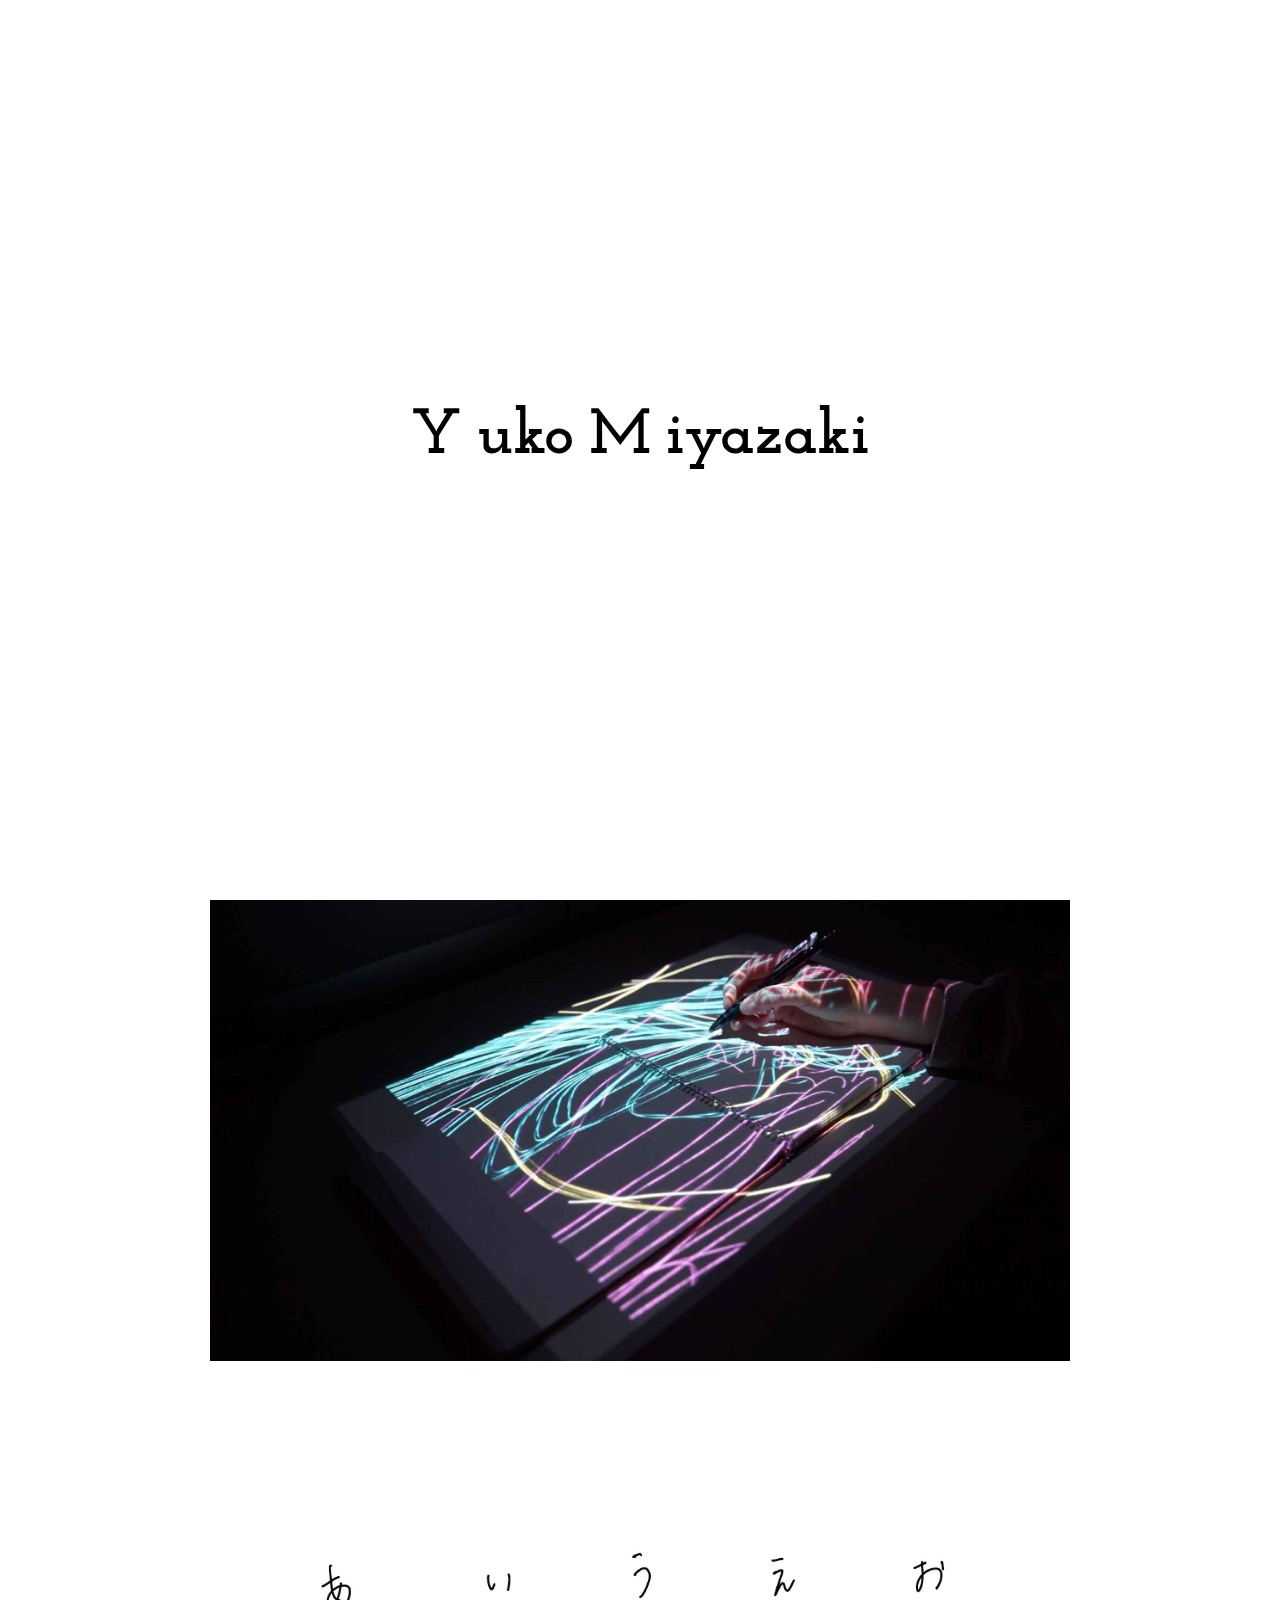
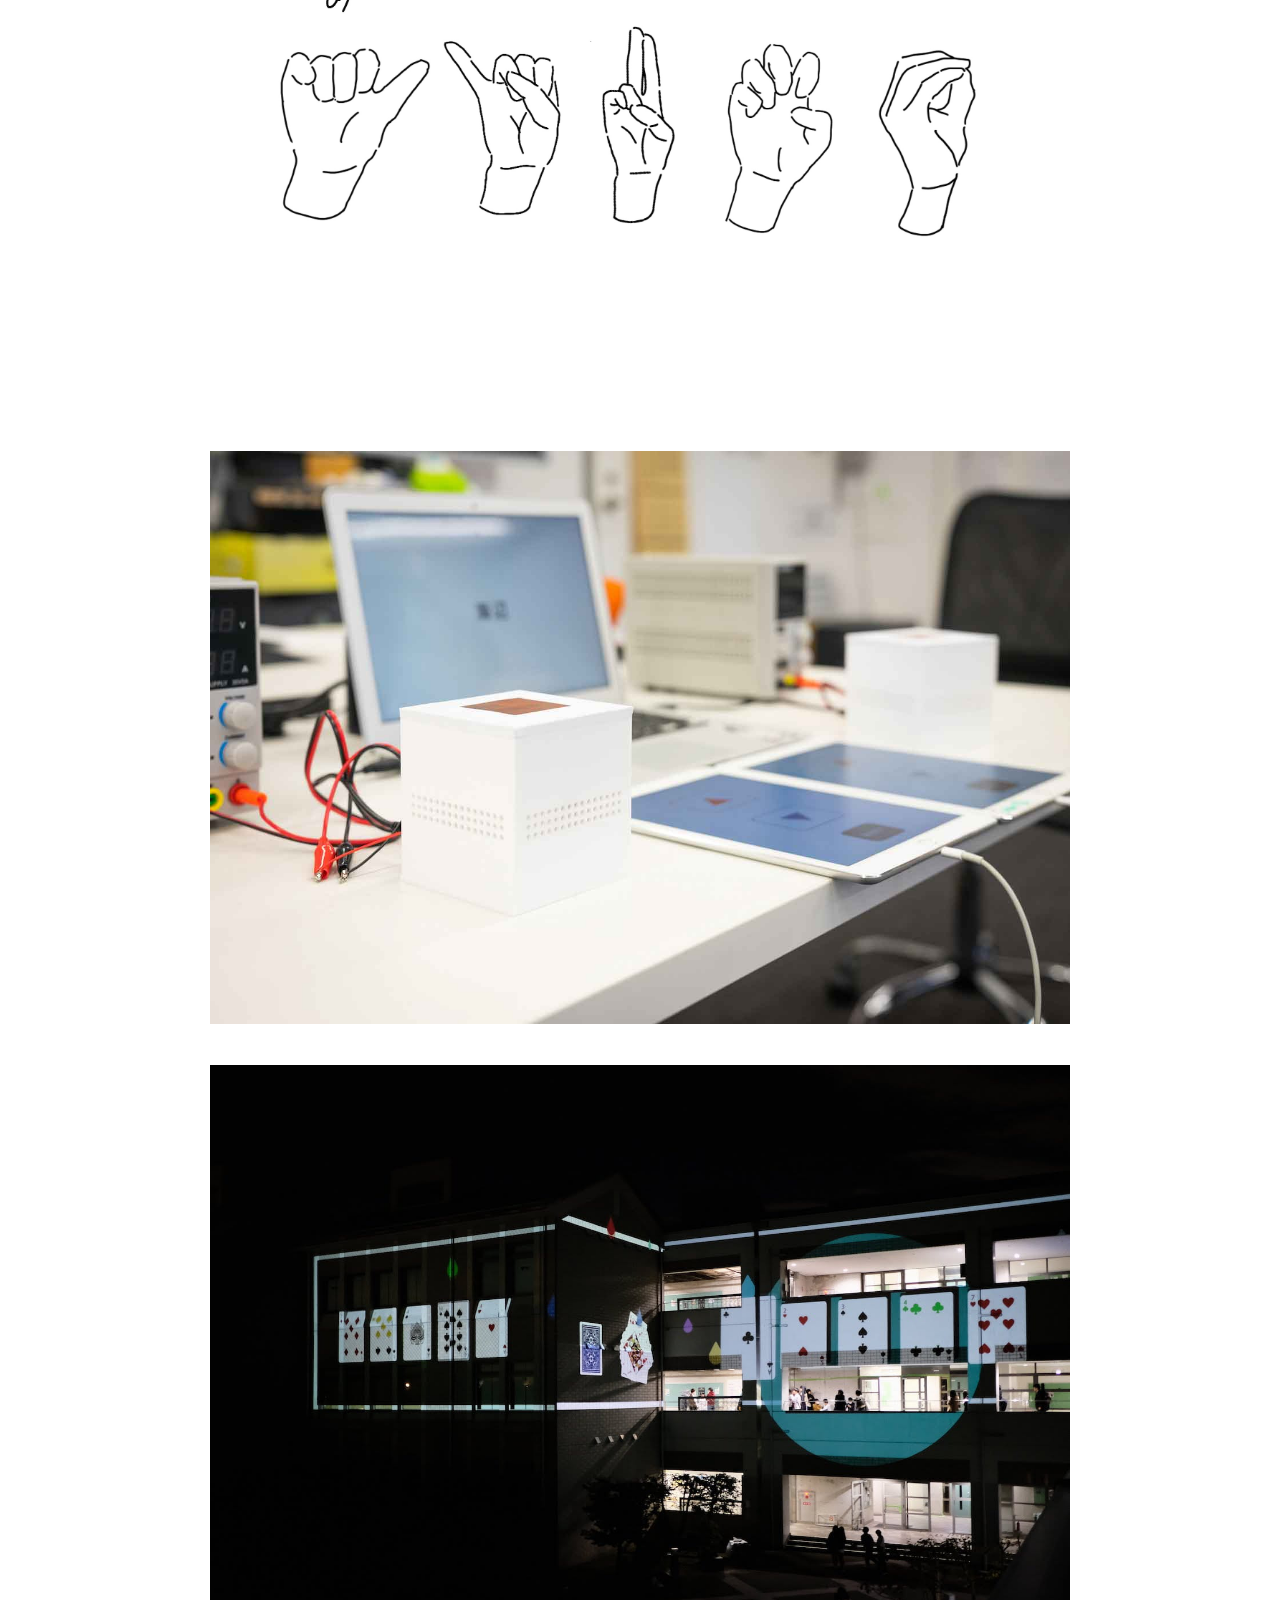
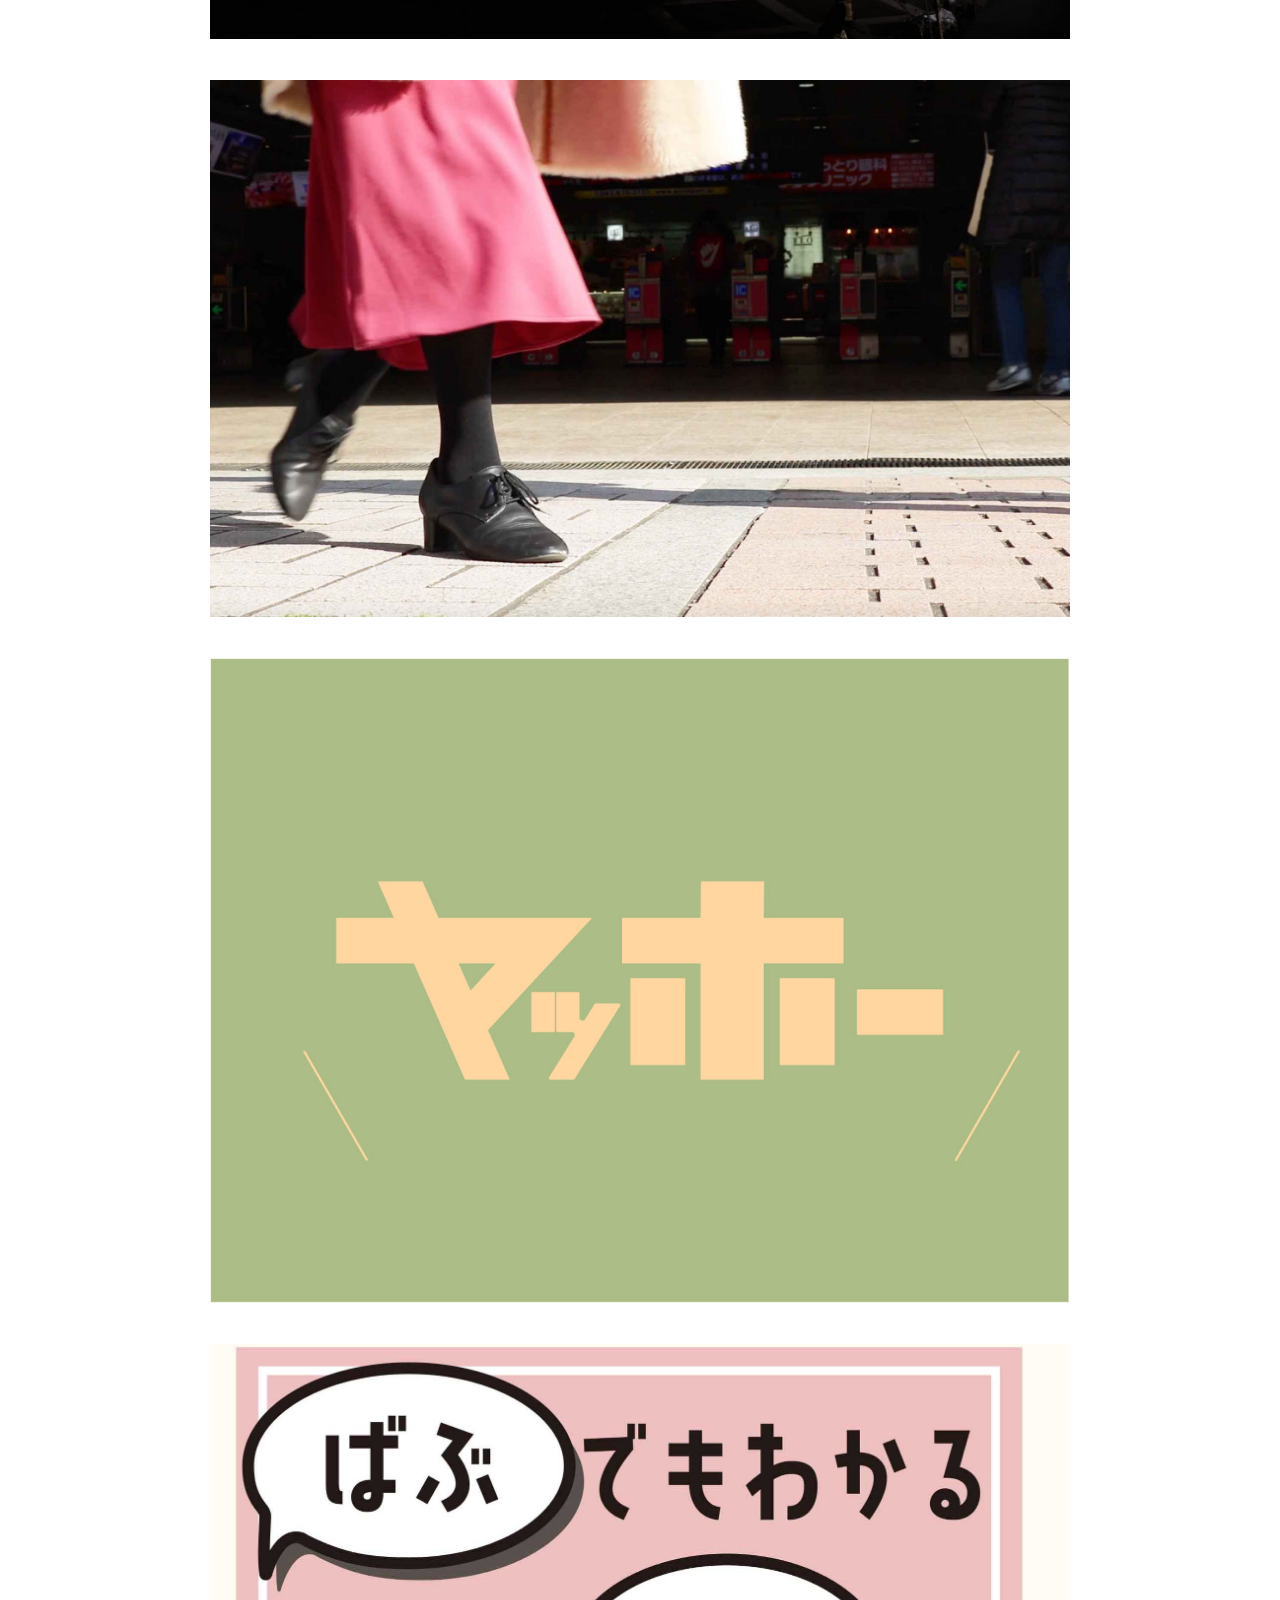
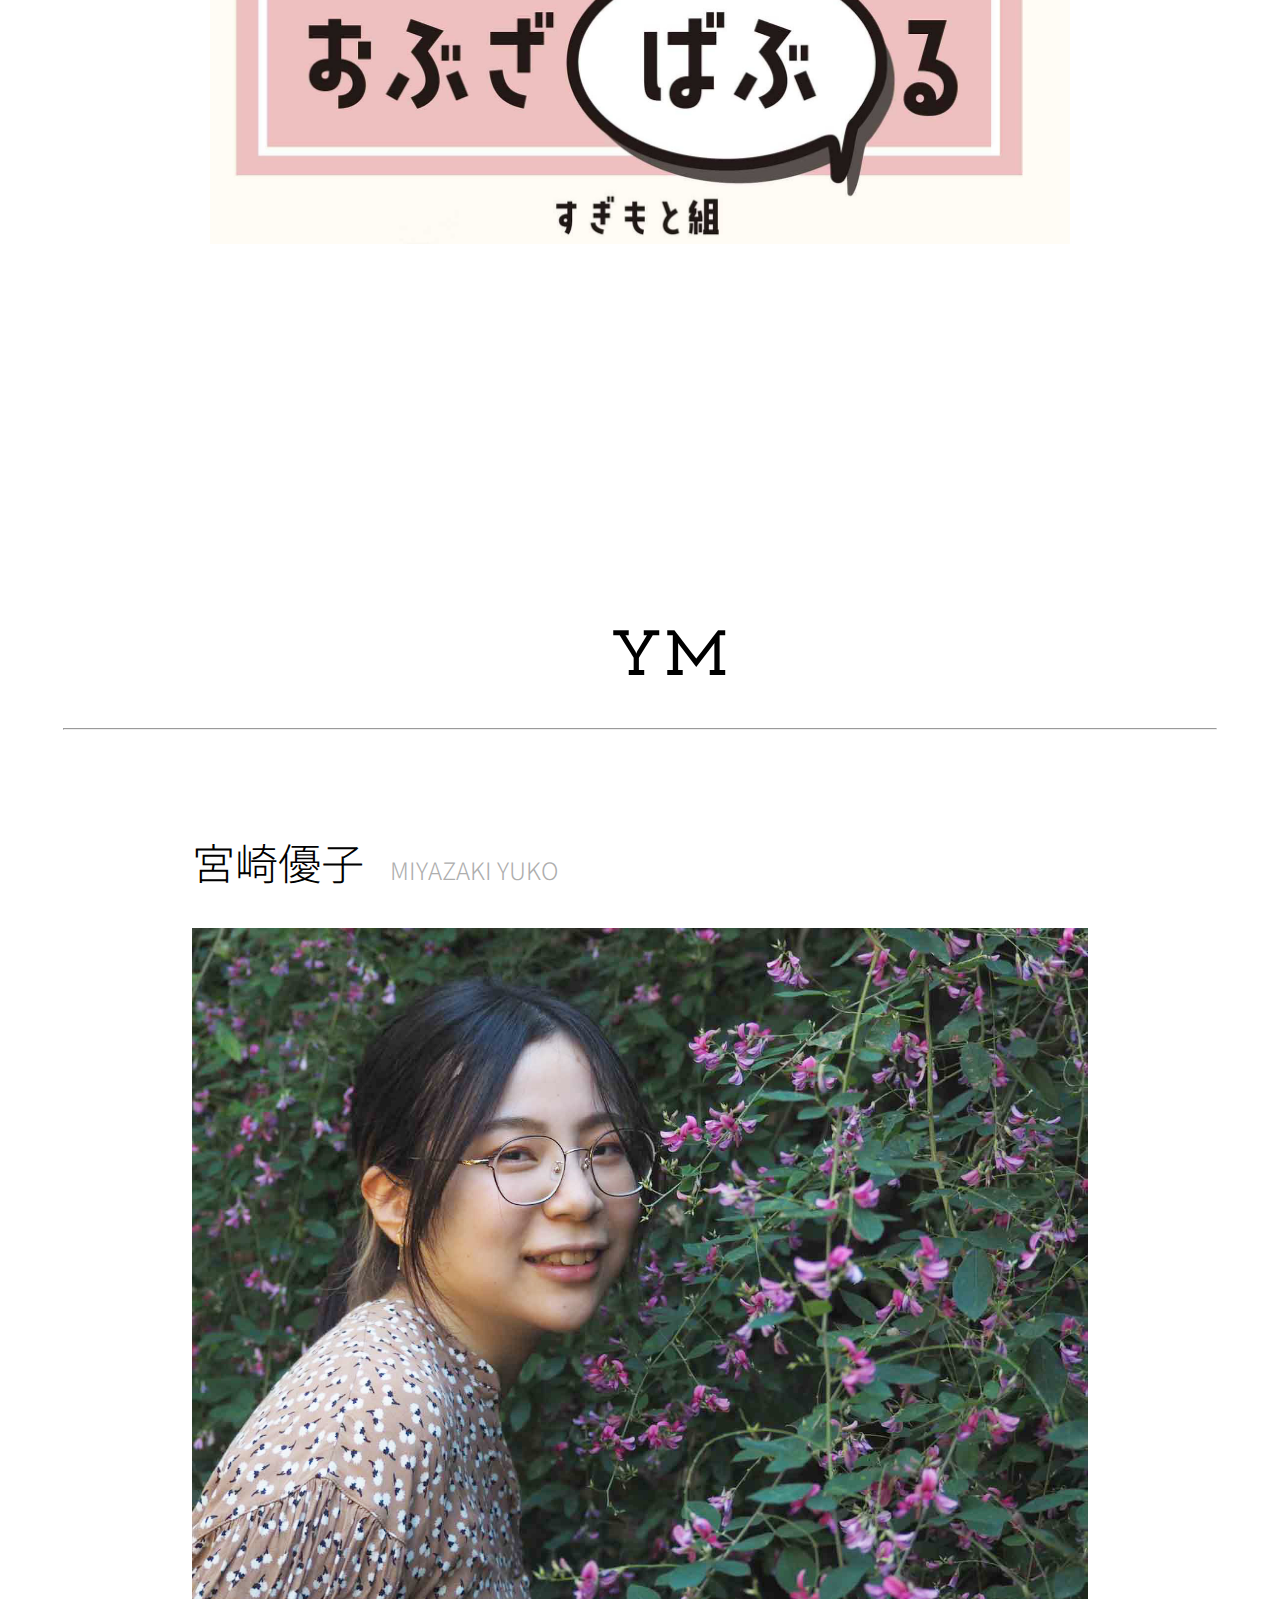
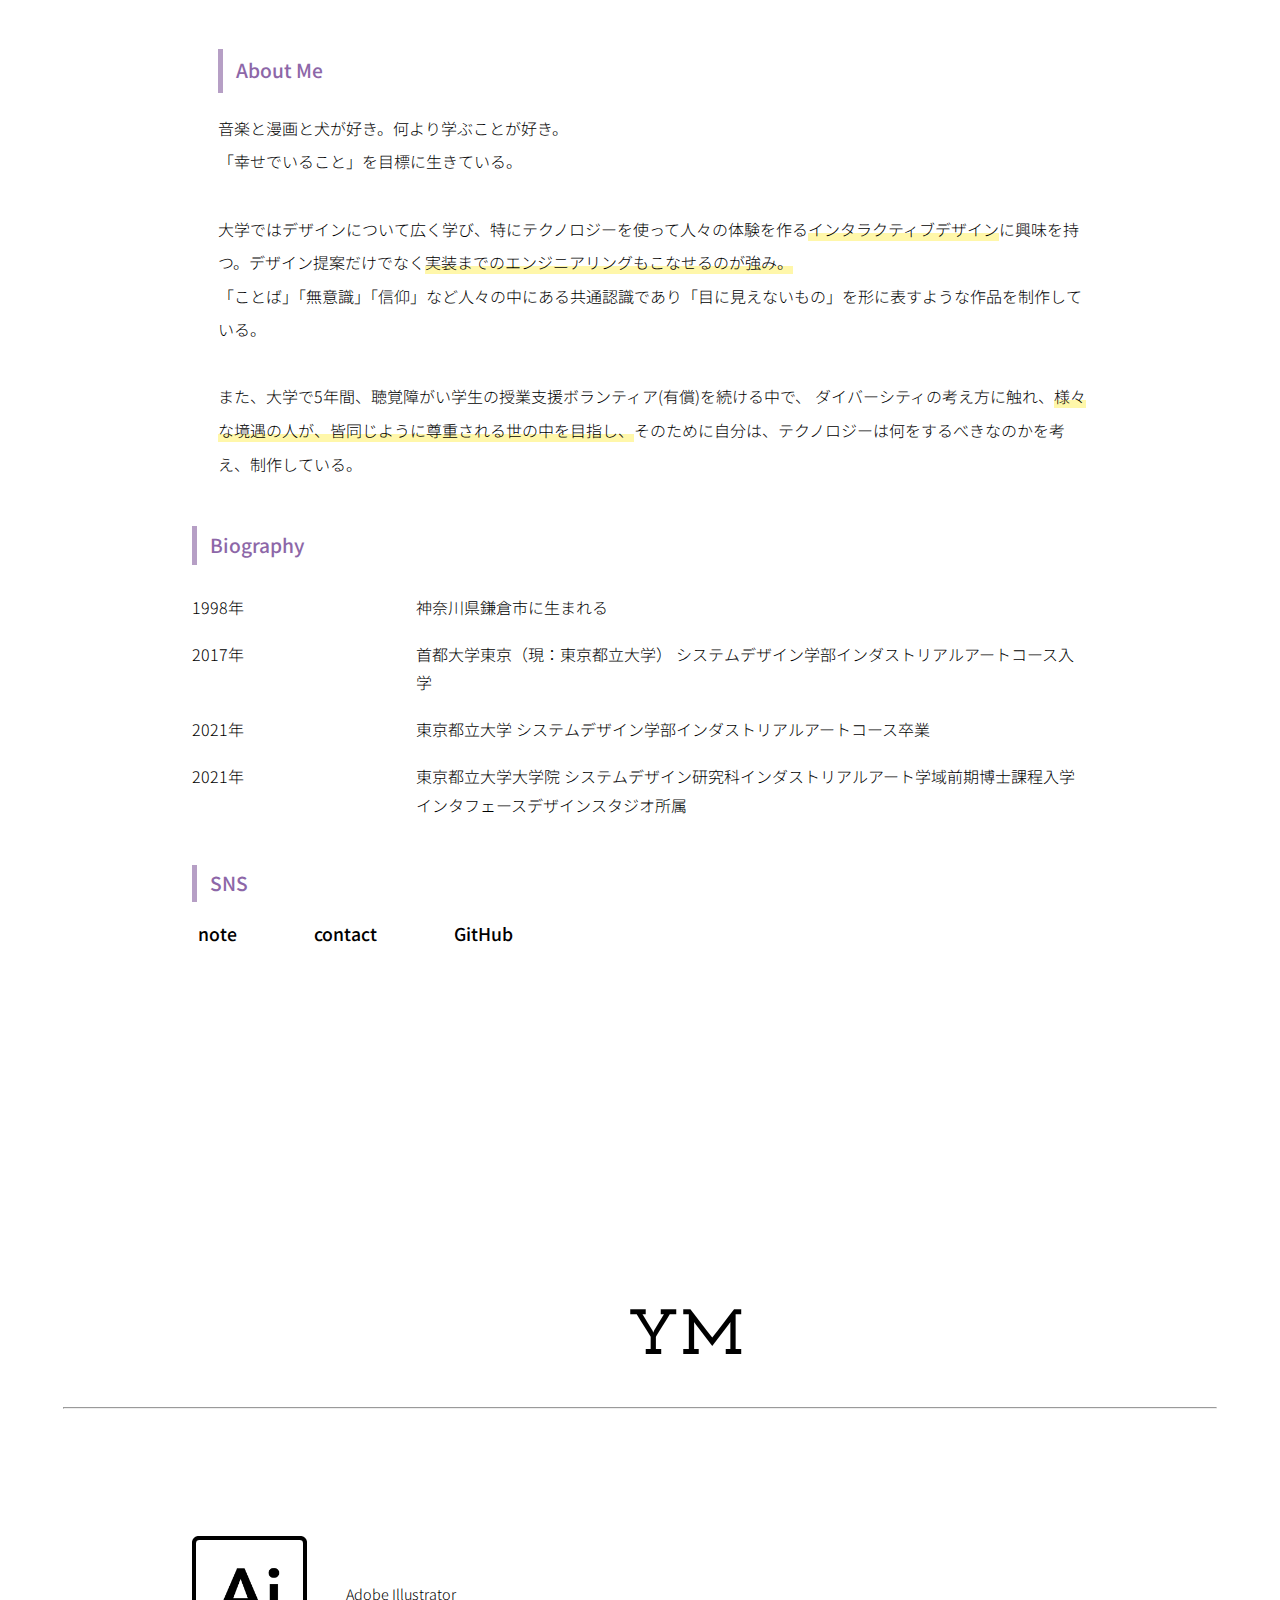
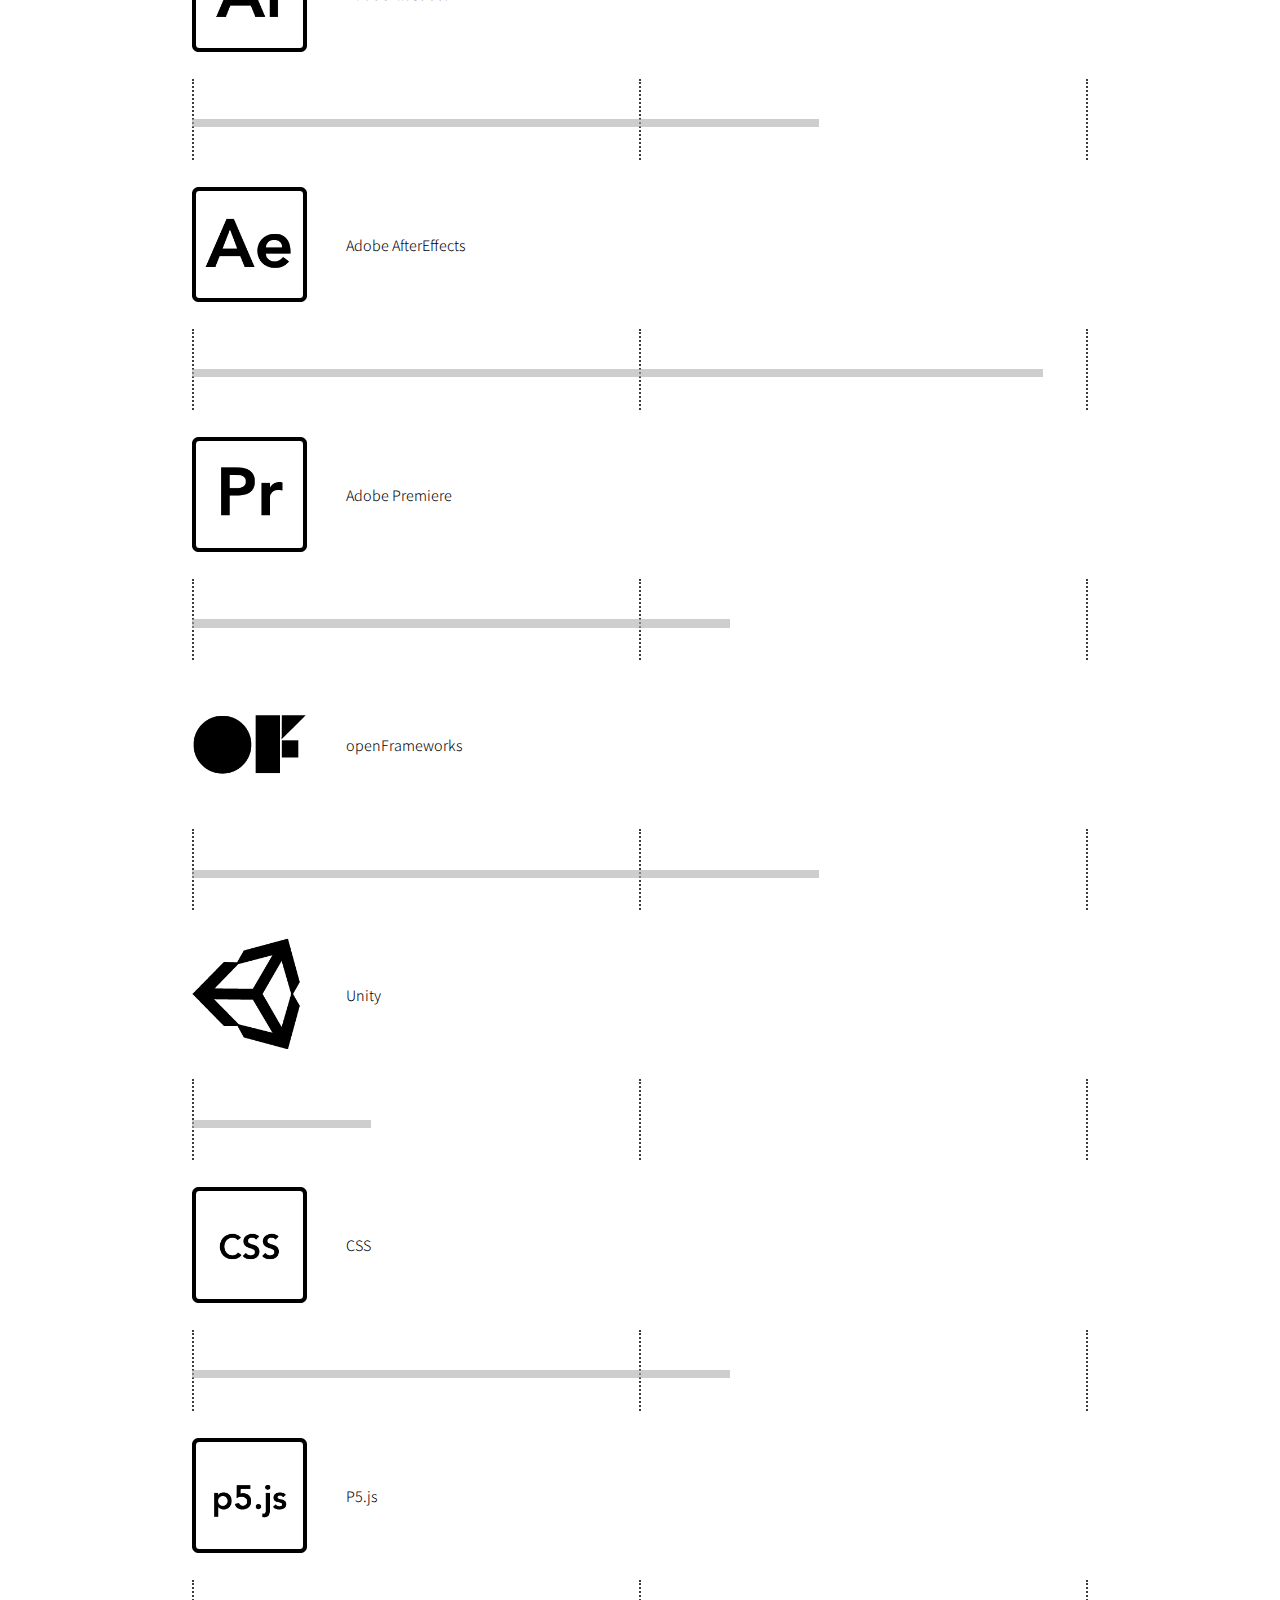
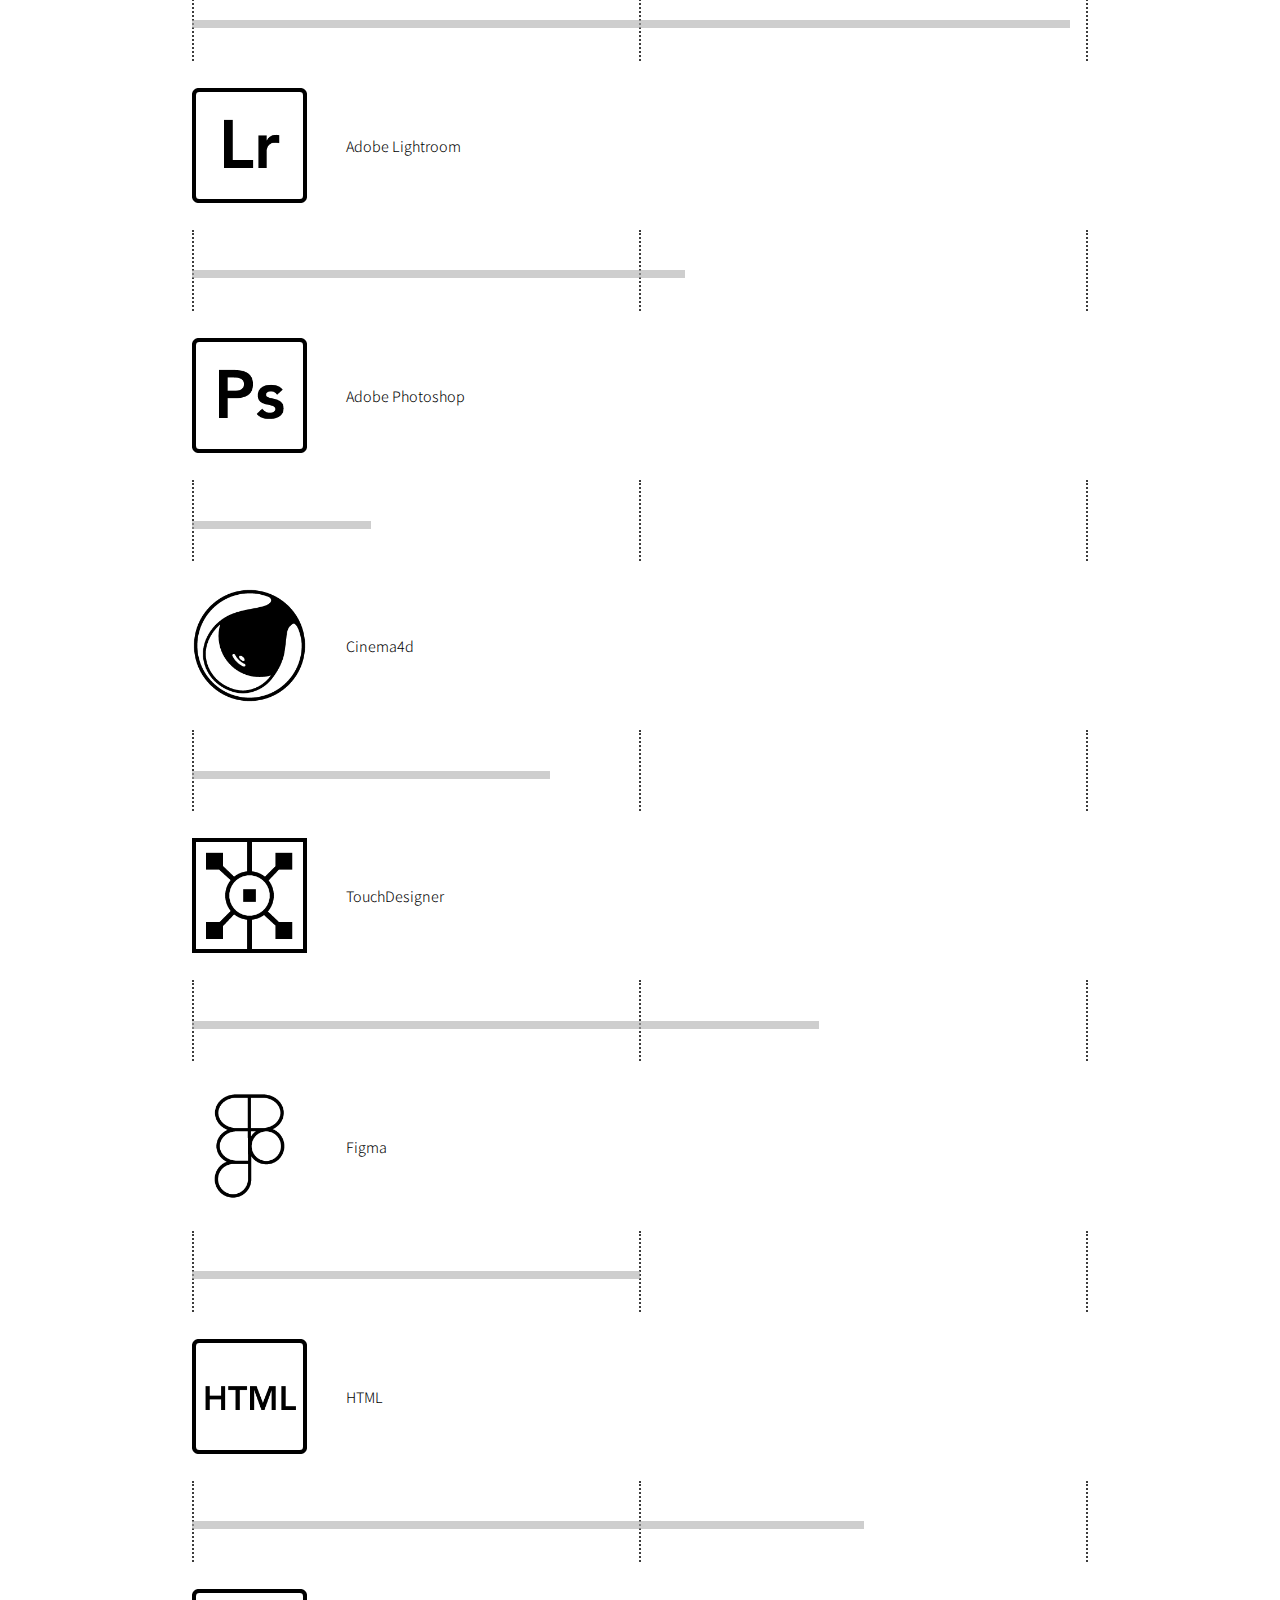
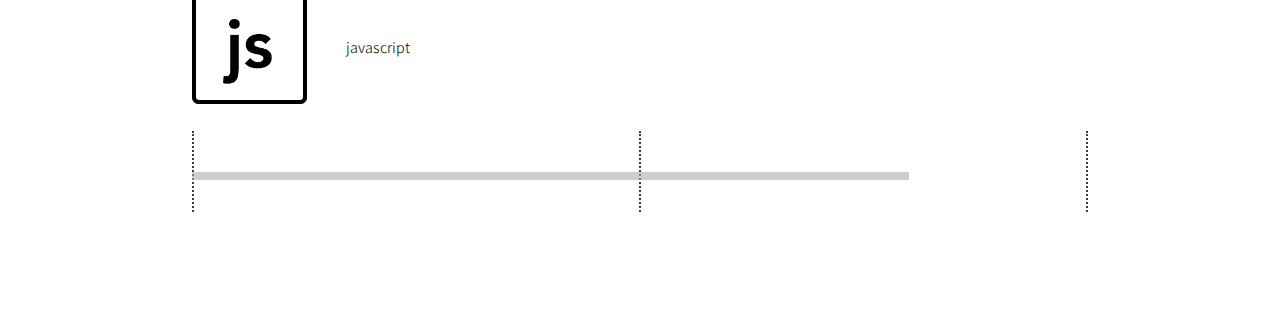
<file: index.html>
<!DOCTYPE html>
<html lang="ja">
    <head>
        <meta charset="UTF-8">
        <meta name="viewport" content="width=device-width, initial-scale=1" />
        <meta name="description" content="宮崎優子のポートフォリオです">
        <title>Yuko Miyazaki / Portfolio</title>

        <!-- フォント読み込み -->
        <link rel="preconnect" href="https://fonts.googleapis.com">
        <link rel="preconnect" href="https://fonts.gstatic.com" crossorigin>
        <link href="https://fonts.googleapis.com/css2?family=Josefin+Slab&family=Noto+Sans+JP:wght@300;400;500;700&family=Noto+Serif+JP:wght@300&display=swap" rel="stylesheet">

        <link rel="stylesheet" href="css/index.css">
        <script src="js/index.js"></script>
    </head>
    
    <body>
        <nav class="navigation">
            <ul>
                <li><a href="#works">works</a></li>
                <li><a href="#profile">profile</a></li>
                <li><a href="#skills">skills</a></li>
            </ul>
        </nav>

        <div id="loading">
            <div class="init">
                <h1 class="my">
                    <span class="loading_y">Y</span>
                    <span class="beta">uko</span>
                    <span class="loading_m">M</span>
                    <span class="beta">iyazaki</span>
                </h1>
                <h4 class="sp_visible instead_my sp_load">
                    Yuko Miyazaki<br>
                    Portfolio
                </h4>
                <p class="load_border"> </p>
            </div>
        </div>

        <div id="works">
            <div id="works_title" class="header_title">
                <h1 class="my">
                    <span class="y">Y</span>
                    <span class="m">M</span>
                    <span class="title_name">works</span>
                </h1>
                <h1 class="sp_visible instead_my">
                    MY works
                </h1>
                <hr width="90%">
            </div>
            <div class="inner_wrapper">
                <ul id="contents_list">
                    <li class="container video">
                        <a href="./html/medium.html">
                            <div class="image_container">
                                <img src="image/medium/top.jpg">
                                <div class="mask">
                                    <div class="caption">
                                        <p class="title">MEDIUM</p>
                                        <p class="year">2020</p>
                                    </div>
                                </div>
                            </div>
                        </a>
                    </li>
                    <li class="container media_art">
                        <a href="./html/relation_lines.html">
                            <div class="image_container">
                                <img src="image/relation_lines/02.jpg">
                                <div class="mask">
                                    <div class="caption">
                                        <p class="title">Relation-Lines</p>
                                        <p class="year">2021</p>
                                    </div>
                            </div>
                        </a>
                    </li>
                    <li class="container web">
                        <a href="./html/yubimoji.html">
                            <div class="image_container">
                                <img src="image/yubimoji/yubimoji.jpg">
                                <div class="mask">
                                    <div class="caption">
                                        <p class="title">指文字学習支援ゲーム(仮)
                                        </p>
                                        <p class="year">2021-</p>
                                    </div>
                            </div>
                        </a>
                    </li>
                    <li class="container product media_art">
                        <a href="./html/madoromi.html">
                            <div class="image_container">
                                <img src="image/madoromi/01.jpg">
                                <div class="mask">
                                    <div class="caption">
                                        <p class="title">まどろみの温度</p>
                                        <p class="year">2019</p>
                                    </div>
                            </div>
                        </a>
                    </li>
                    <li class="container video">
                        <a href="./html/adventure.html">
                            <div class="image_container">
                                <img src="image/adventure/part01.JPG">
                                <div class="mask">
                                    <div class="caption">
                                        <p class="title">Adventure</p>
                                        <p class="year">2018</p>
                                    </div>
                                </div>
                            </div>
                        </a>
                    </li>
                    <li class="container video">
                        <a href="./html/hachiouji.html">
                            <div class="image_container">
                                <img src="image/hachiouji_cm/01.jpg">
                                <div class="mask">
                                    <div class="caption">
                                        <p class="title">ちょっと遠くへ行きたくなる八王子</p>
                                        <p class="year">2018</p>
                                    </div>
                                </div>  
                            </div>
                        </a>
                    </li>
                    <!-- <li class="container video">
                        <a href="">
                            <div class="image_container">
                                <img src="image/syoujo_mv/1.jpg">
                                <div class="mask">
                                    <div class="caption">
                                        <p class="title">少女の空想庭園</p>
                                        <p class="year">2019</p>
                                    </div>
                            </div>
                        </a>
                    </li>
                    <li class="container video">
                        <a href="">
                            <div class="image_container">
                                <img src="image/starUp/1.jpg">
                                <div class="mask">
                                    <div class="caption">
                                        <p class="title">Start Up</p>
                                        <p class="year">2019</p>
                                    </div>
                            </div>
                        </a>
                    </li> -->
                    <li class="container others">
                        <a href="./html/typo.html">
                            <div class="image_container">
                                <img src="image/others/yahho2.jpg">
                                <div class="mask">
                                    <div class="caption">
                                        <p class="title">Typography</p>
                                    </div>
                            </div>
                        </a>
                    </li>
                    <li class="container others">
                        <a href="./html/book.html">
                            <div class="image_container">
                                <img src="image/others/babu_top.jpg">
                                <div class="mask">
                                    <div class="caption">
                                        <p class="title">Booklet</p>
                                    </div>
                            </div>
                        </a>
                    </li>
                </ul>
                
            </div>
        </div>

        <div id="profile">
            <div id="profile_title" class="header_title">
                <h1 class="my">
                    <span class="y">Y</span>
                    <span class="m">M</span>
                    <span class="title_name">profile</span>
                </h1>
                <h1 class="sp_visible instead_my">
                    MY profile
                </h1>
                <hr width="90%">
            </div>
            <div class="inner_wrapper">
                <div id="about_me">
                    <h2 class="pc_visible">宮崎優子<span class="eng_name">MIYAZAKI YUKO</span></h2>
                    <h2 class="sp_visible">宮崎優子<br><span class="eng_name">MIYAZAKI YUKO</span></h2>
                    <div class="about_me">
                        <div class="my_image">
                            <img src="image/profile/myImage2.jpg" width="406px">
                        </div>
                        <div class="about_text">
                            <h3>About Me </h3>
                            <p>音楽と漫画と犬が好き。何より学ぶことが好き。<br>
                            「幸せでいること」を目標に生きている。<br>
                            <br>
                            大学ではデザインについて広く学び、特にテクノロジーを使って人々の体験を作る<span class="under">インタラクティブデザイン</span>に興味を持つ。デザイン提案だけでなく<span class="under">実装までのエンジニアリングもこなせるのが強み。</span><br>
                            「ことば」「無意識」「信仰」など人々の中にある共通認識であり「目に見えないもの」を形に表すような作品を制作している。<br>
                            <br>
                            また、大学で5年間、聴覚障がい学生の授業支援ボランティア(有償)を続ける中で、
                            ダイバーシティの考え方に触れ、<span class="under">様々な境遇の人が、皆同じように尊重される世の中を目指し、</span>そのために自分は、テクノロジーは何をするべきなのかを考え、制作している。</p>
                        </div>
                    </div>
                </div>
                <div id="biography">
                    <h3>Biography</h3>
                    <div id="bio_text">
                        <div class="bio_item">
                            <div class="bio_year">
                                <p>1998年</p>
                            </div>
                            <div class="event">
                                <p>神奈川県鎌倉市に生まれる</p>
                            </div>
                        </div> 
                        <div class="bio_item">
                            <div class="bio_year">
                                <p>2017年</p>
                            </div>
                            <div class="event">
                                <p>首都大学東京（現：東京都立大学） システムデザイン学部インダストリアルアートコース入学</p>
                            </div>
                        </div>  
                        <div class="bio_item">
                            <div class="bio_year">
                                <p>2021年</p>
                            </div>
                            <div class="event">
                                <p>東京都立大学 システムデザイン学部インダストリアルアートコース卒業</p>
                            </div>
                        </div>
                        <div class="bio_item">
                            <div class="bio_year">
                                <p>2021年</p>
                            </div>
                            <div class="event">
                                <p>東京都立大学大学院 システムデザイン研究科インダストリアルアート学域前期博士課程入学<br>インタフェースデザインスタジオ所属</p>
                            </div>
                        </div>
                    </div>
                </div>
                <div id="sns_contact">
                    <h3>SNS</h3>
                    <div class="sns_s">
                        <div class="note">
                            <a href="https://note.com/yuko_3">note</a>
                        </div>
                        <div class="contact">
                            <a href="https://docs.google.com/forms/d/e/1FAIpQLSdhOWFL7el0IfJCAQoHS0XV-BzFw24d3J_dwC4jTbpSuQfjUw/viewform?usp=sf_link">contact</a>
                        </div>
                        <div class="github">
                            <a href="https://github.com/miyazaki-yuko">GitHub</a>
                        </div>
                    </div>
                    
                </div>
                
            </div>
        </div>

        <div id="skills">
            <div id="skills_title" class="header_title">
                <h1 class="my">
                    <span class="y">Y</span>
                    <span class="m">M</span>
                    <span class="title_name">skills</span>
                </h1>
                <h1 class="sp_visible instead_my">
                    MY skills
                </h1>
                <hr width="90%">
            </div>
            <div class="inner_wrapper">
                <div id="skill_range">
                    <ul class="skill_list">
                        <li class="skill_item">
                            <div class="skill_icon">
                                <img src="image/skills/ai.png" alt="Illustratorのアイコン">
                                <p>Adobe Illustrator</p>
                            </div>
                            <div class="skill_bar_range">
                                <ul class="border">
                                    <li class="left"></li>
                                    <li class="right"></li>
                                </ul>
                                <div class="skill_bar ai"></div>
                            </div>
                        </li>
                        <li class="skill_item">
                            <div class="skill_icon">
                                <img src="image/skills/ae.png" alt="AfterEffectsのアイコン">
                                <p>Adobe AfterEffects</p>
                            </div>
                            <div class="skill_bar_range">
                                <ul class="border">
                                    <li class="left"></li>
                                    <li class="right"></li>
                                </ul>
                                <div class="skill_bar ae"></div>
                            </div>
                        </li>
                        <li class="skill_item">
                            <div class="skill_icon">
                                <img src="image/skills/pr.png" alt="Premiereのアイコン">
                                <p>Adobe Premiere</p>
                            </div>
                            <div class="skill_bar_range">
                                <ul class="border">
                                    <li class="left"></li>
                                    <li class="right"></li>
                                </ul>
                                <div class="skill_bar pr"></div>
                            </div>
                        </li>
                        <li class="skill_item">
                            <div class="skill_icon">
                                <img src="image/skills/of.png" alt="openframeworksのアイコン">
                                <p>openFrameworks</p>
                            </div>
                            <div class="skill_bar_range">
                                <ul class="border">
                                    <li class="left"></li>
                                    <li class="right"></li>
                                </ul>
                                <div class="skill_bar of"></div>
                            </div>
                        </li>
                        <li class="skill_item">
                            <div class="skill_icon">
                                <img src="image/skills/unity.png" alt="Unityのアイコン">
                                <p>Unity</p>
                            </div>
                            <div class="skill_bar_range">
                                <ul class="border">
                                    <li class="left"></li>
                                    <li class="right"></li>
                                </ul>
                                <div class="skill_bar unity"></div>
                            </div>
                        </li>
                        <li class="skill_item">
                            <div class="skill_icon">
                                <img src="image/skills/css.png" alt="CSSのアイコン">
                                <p>CSS</p>
                            </div>
                            <div class="skill_bar_range">
                                <ul class="border">
                                    <li class="left"></li>
                                    <li class="right"></li>
                                </ul>
                                <div class="skill_bar css"></div>
                            </div>
                        </li>
                        <li class="skill_item">
                            <div class="skill_icon">
                                <img src="image/skills/p5.png" alt="p5.jsのアイコン">
                                <p>P5.js</p>
                            </div>
                            <div class="skill_bar_range">
                                <ul class="border">
                                    <li class="left"></li>
                                    <li class="right"></li>
                                </ul>
                                <div class="skill_bar p5"></div>
                            </div>
                        </li>
                    </ul>
                    <ul class="skill_list">
                        <li class="skill_item">
                            <div class="skill_icon">
                                <img src="image/skills/lr.png" alt="Lightroomのアイコン">
                                <p>Adobe Lightroom</p>
                            </div>
                            <div class="skill_bar_range">
                                <ul class="border">
                                    <li class="left"></li>
                                    <li class="right"></li>
                                </ul>
                                <div class="skill_bar lr"></div>
                            </div>
                        </li>
                        <li class="skill_item">
                            <div class="skill_icon">
                                <img src="image/skills/ps.png" alt="Photoshopのアイコン">
                                <p>Adobe Photoshop</p>
                            </div>
                            <div class="skill_bar_range">
                                <ul class="border">
                                    <li class="left"></li>
                                    <li class="right"></li>
                                </ul>
                                <div class="skill_bar ps"></div>
                            </div>
                        </li>
                        <li class="skill_item">
                            <div class="skill_icon">
                                <img src="image/skills/cinema4d.png" alt="Cinema4dのアイコン">
                                <p>Cinema4d</p>
                            </div>
                            <div class="skill_bar_range">
                                <ul class="border">
                                    <li class="left"></li>
                                    <li class="right"></li>
                                </ul>
                                <div class="skill_bar cinema"></div>
                            </div>
                        </li>
                        <li class="skill_item">
                            <div class="skill_icon">
                                <img src="image/skills/touchdesigner.png" alt="TouchDesignerのアイコン">
                                <p>TouchDesigner</p>
                            </div>
                            <div class="skill_bar_range">
                                <ul class="border">
                                    <li class="left"></li>
                                    <li class="right"></li>
                                </ul>
                                <div class="skill_bar td"></div>
                            </div>
                        </li>
                        <li class="skill_item">
                            <div class="skill_icon">
                                <img src="image/skills/figma.png" alt="Figmaのアイコン">
                                <p>Figma</p>
                            </div>
                            <div class="skill_bar_range">
                                <ul class="border">
                                    <li class="left"></li>
                                    <li class="right"></li>
                                </ul>
                                <div class="skill_bar figma"></div>
                            </div>
                        </li>
                        <li class="skill_item">
                            <div class="skill_icon">
                                <img src="image/skills/html.png" alt="HTMLのアイコン">
                                <p>HTML</p>
                            </div>
                            <div class="skill_bar_range">
                                <ul class="border">
                                    <li class="left"></li>
                                    <li class="right"></li>
                                </ul>
                                <div class="skill_bar html"></div>
                            </div>
                        </li>
                        <li class="skill_item">
                            <div class="skill_icon">
                                <img src="image/skills/js.png" alt="Javascriptのアイコン">
                                <p>javascript</p>
                            </div>
                            <div class="skill_bar_range">
                                <ul class="border">
                                    <li class="left"></li>
                                    <li class="right"></li>
                                </ul>
                                <div class="skill_bar js"></div>
                            </div>
                        </li>
                    </ul>
                </div>
            </div>
        </div>
        
    </body>
</html>
</file>
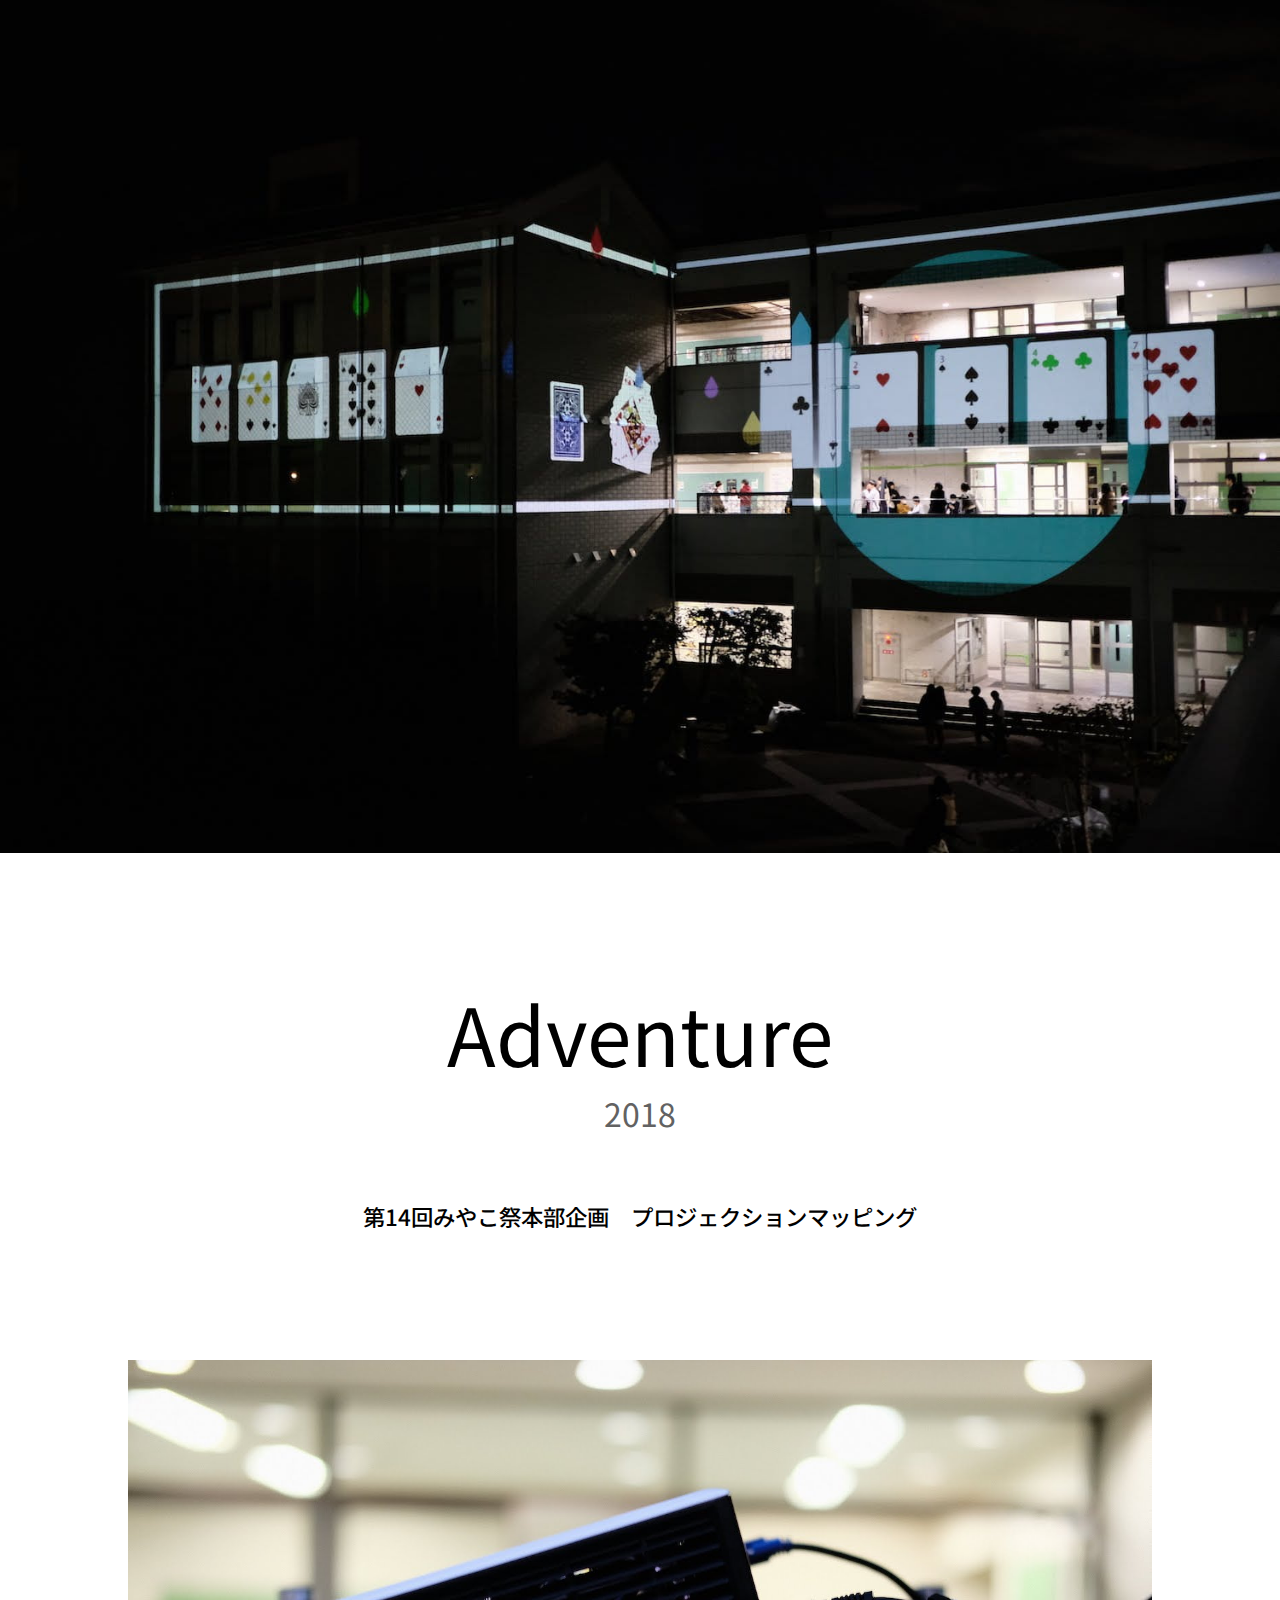
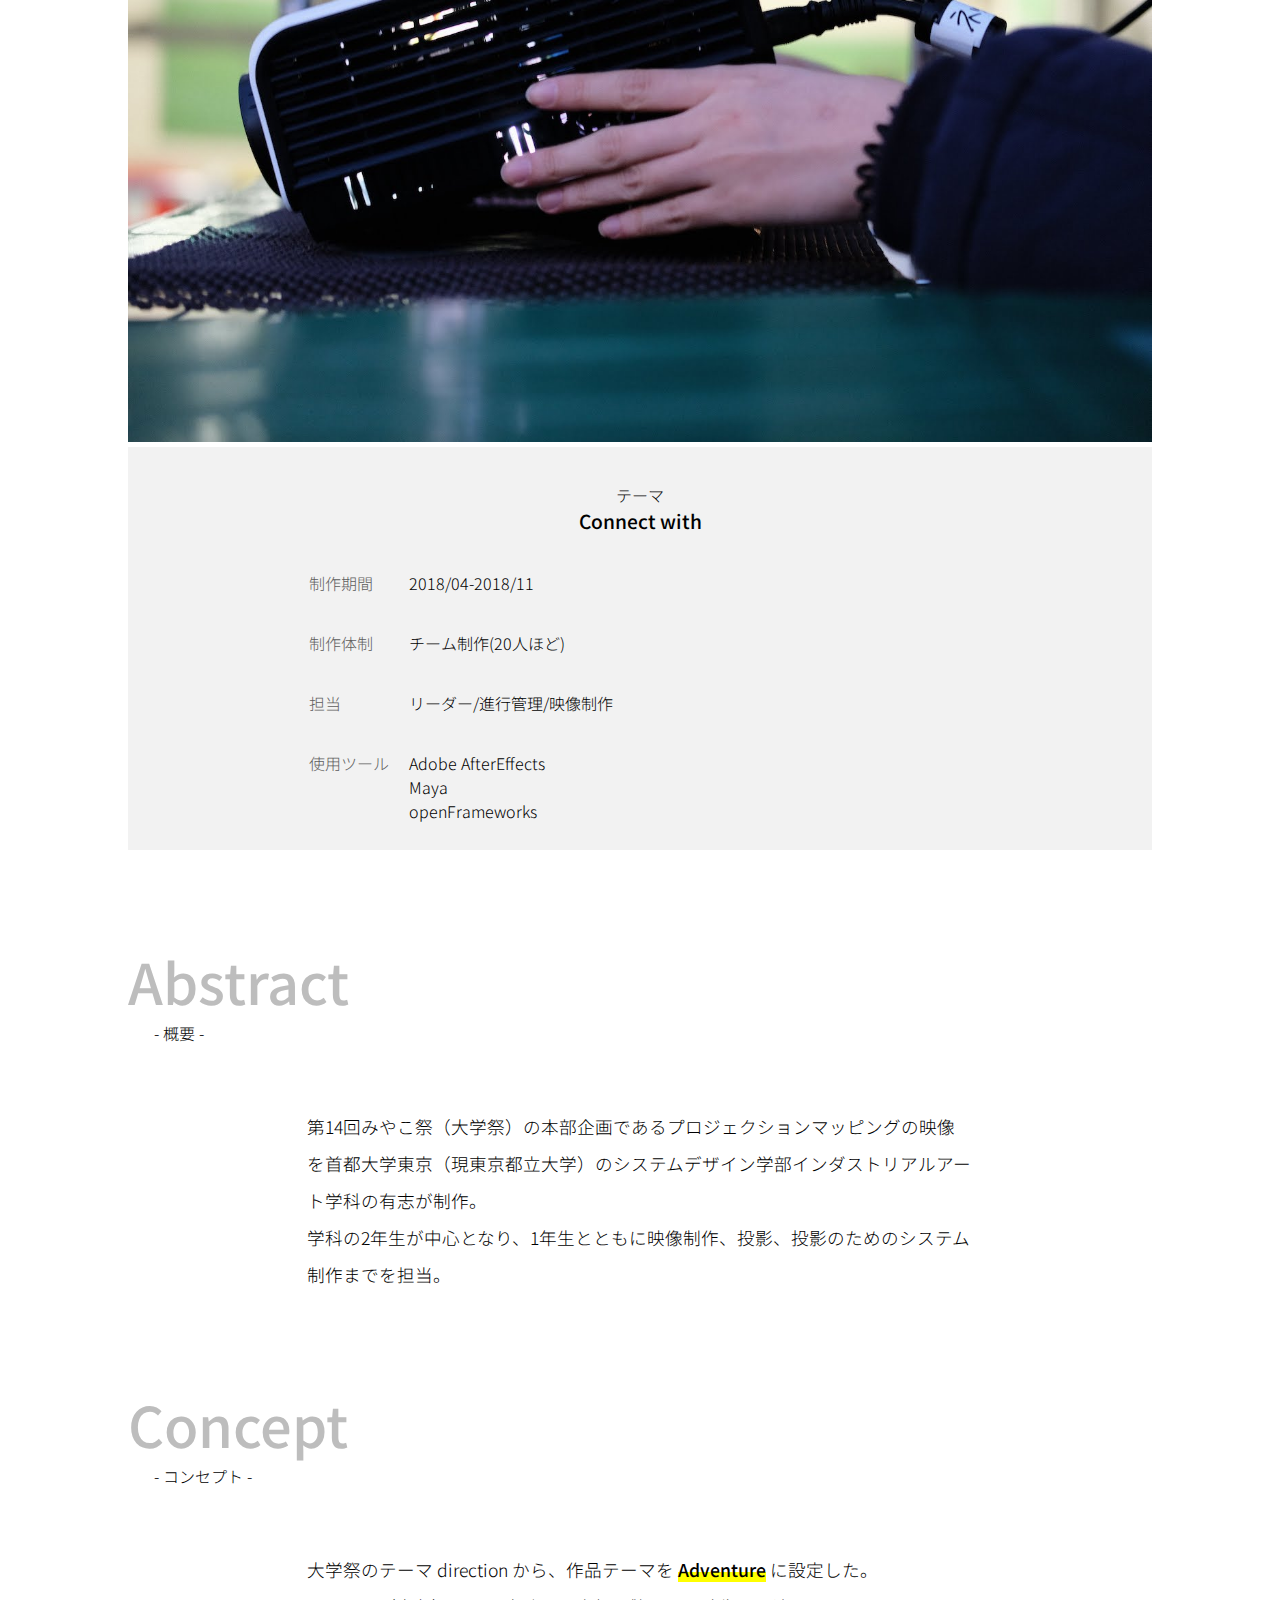
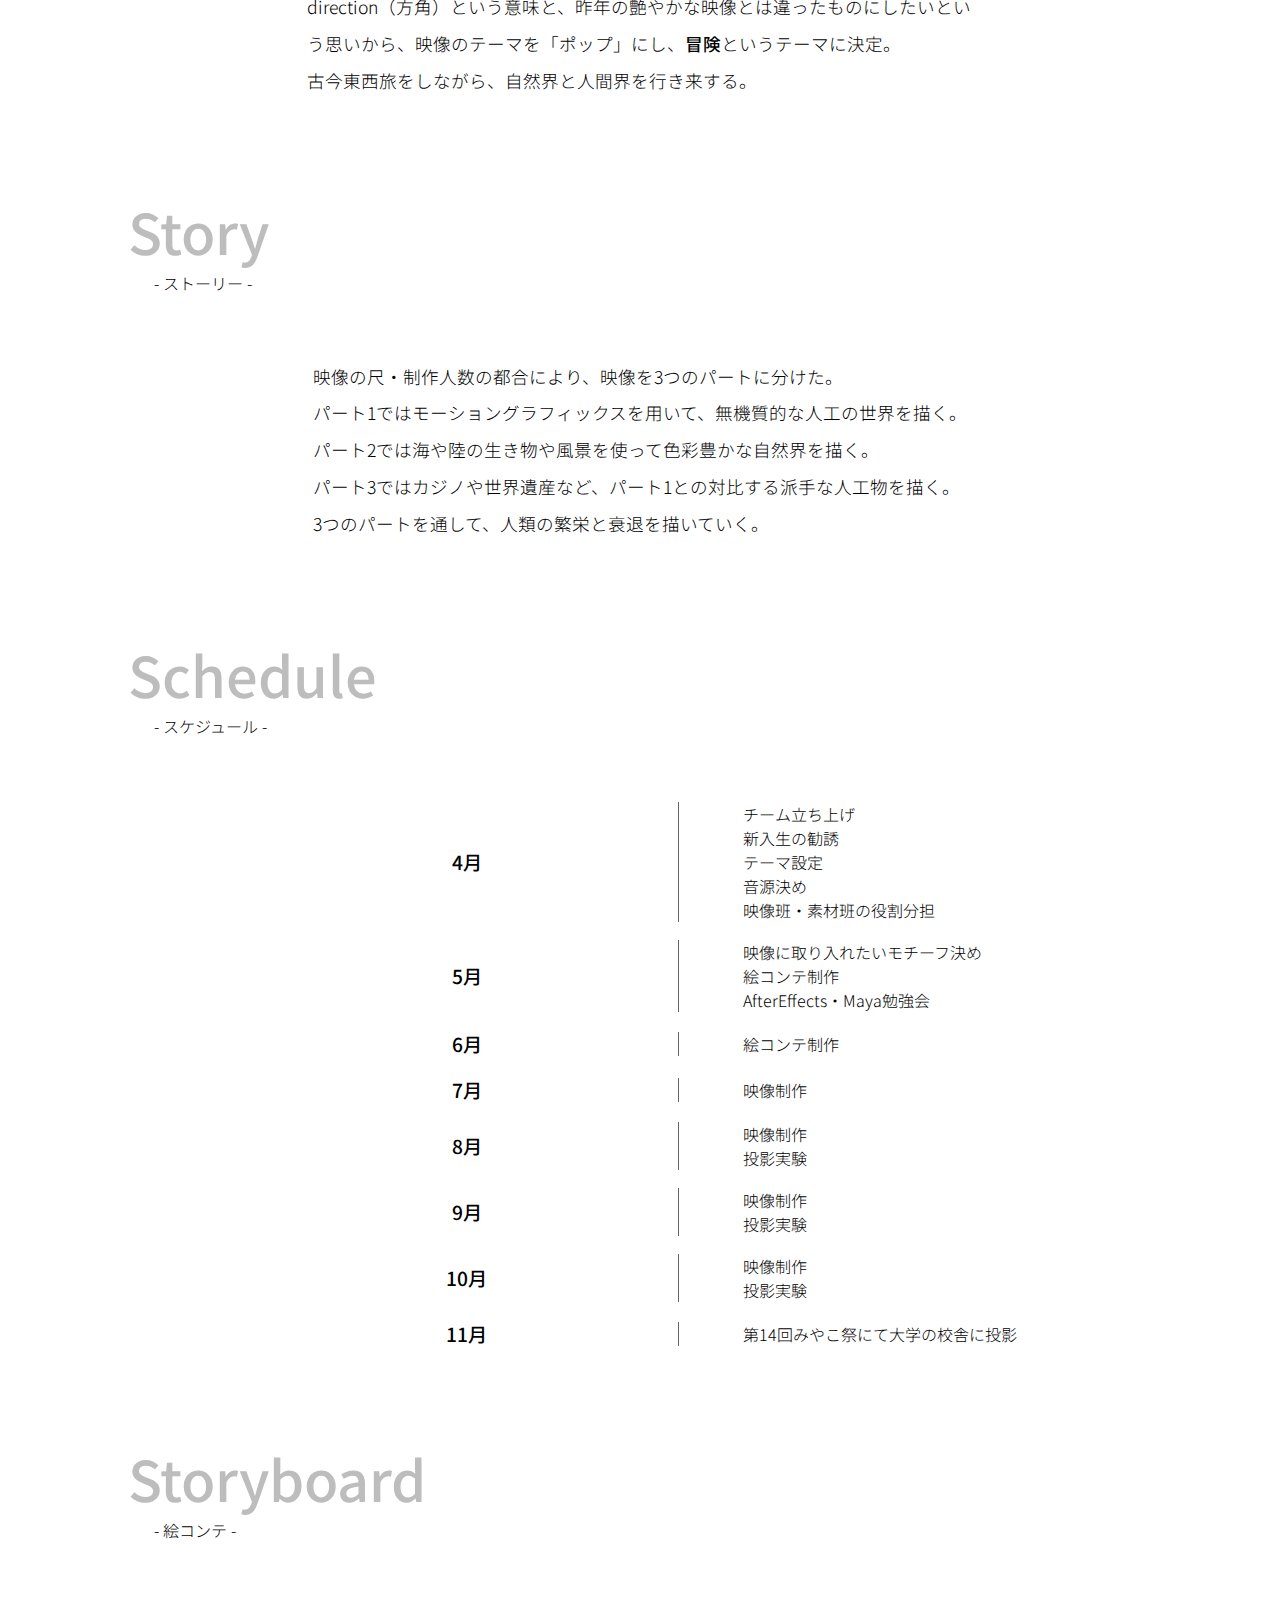
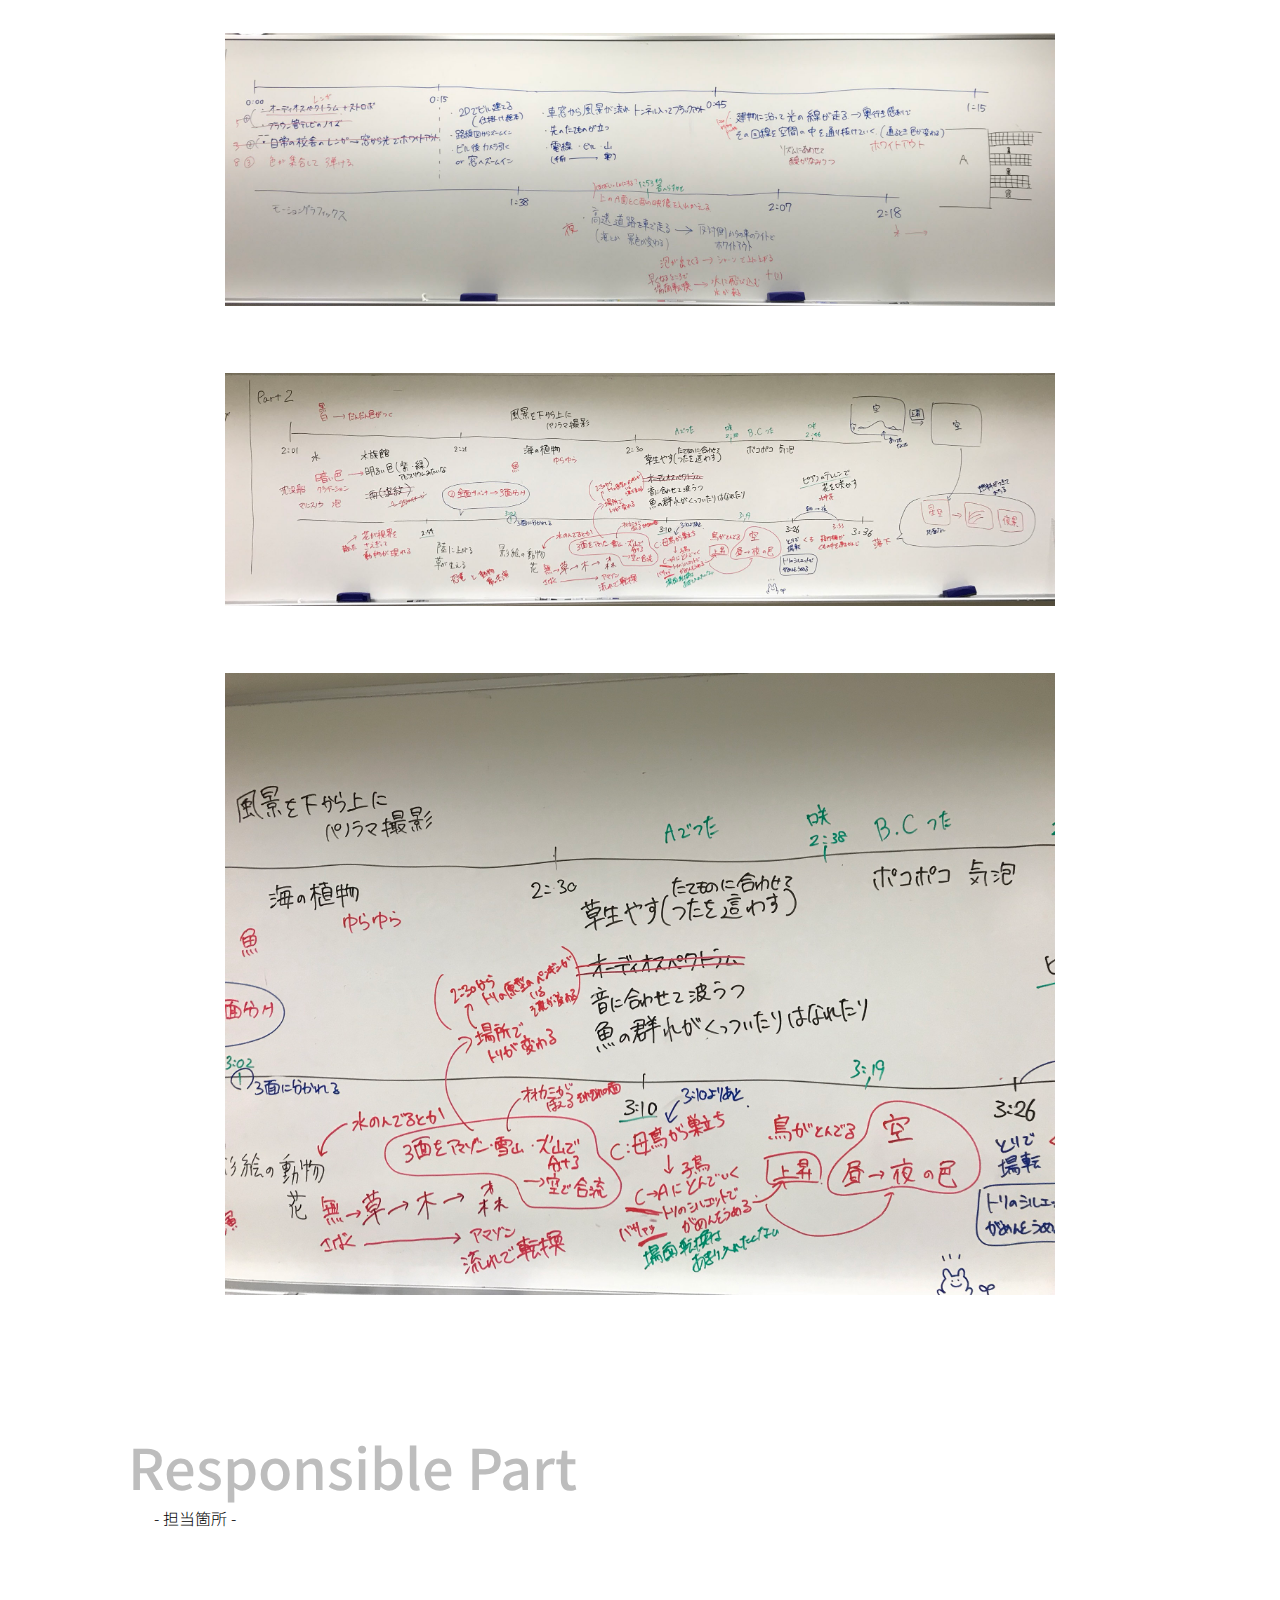
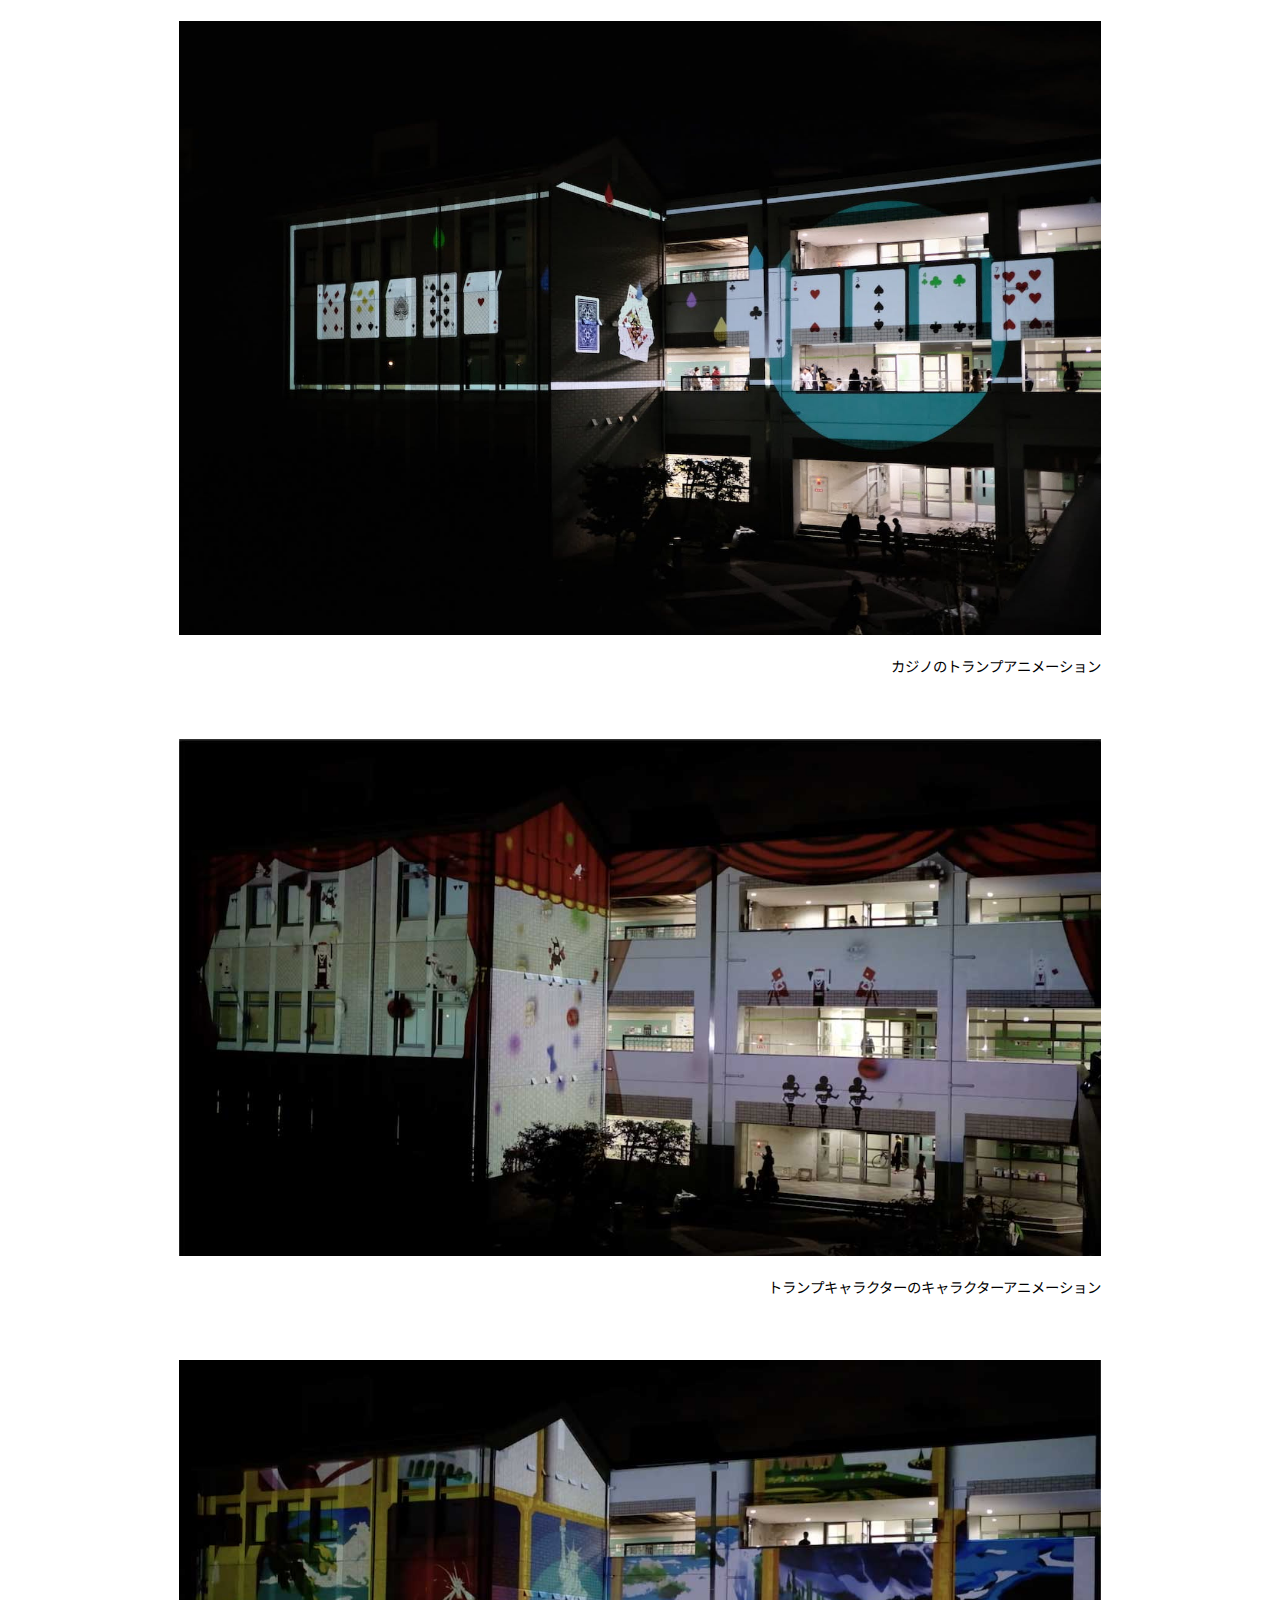
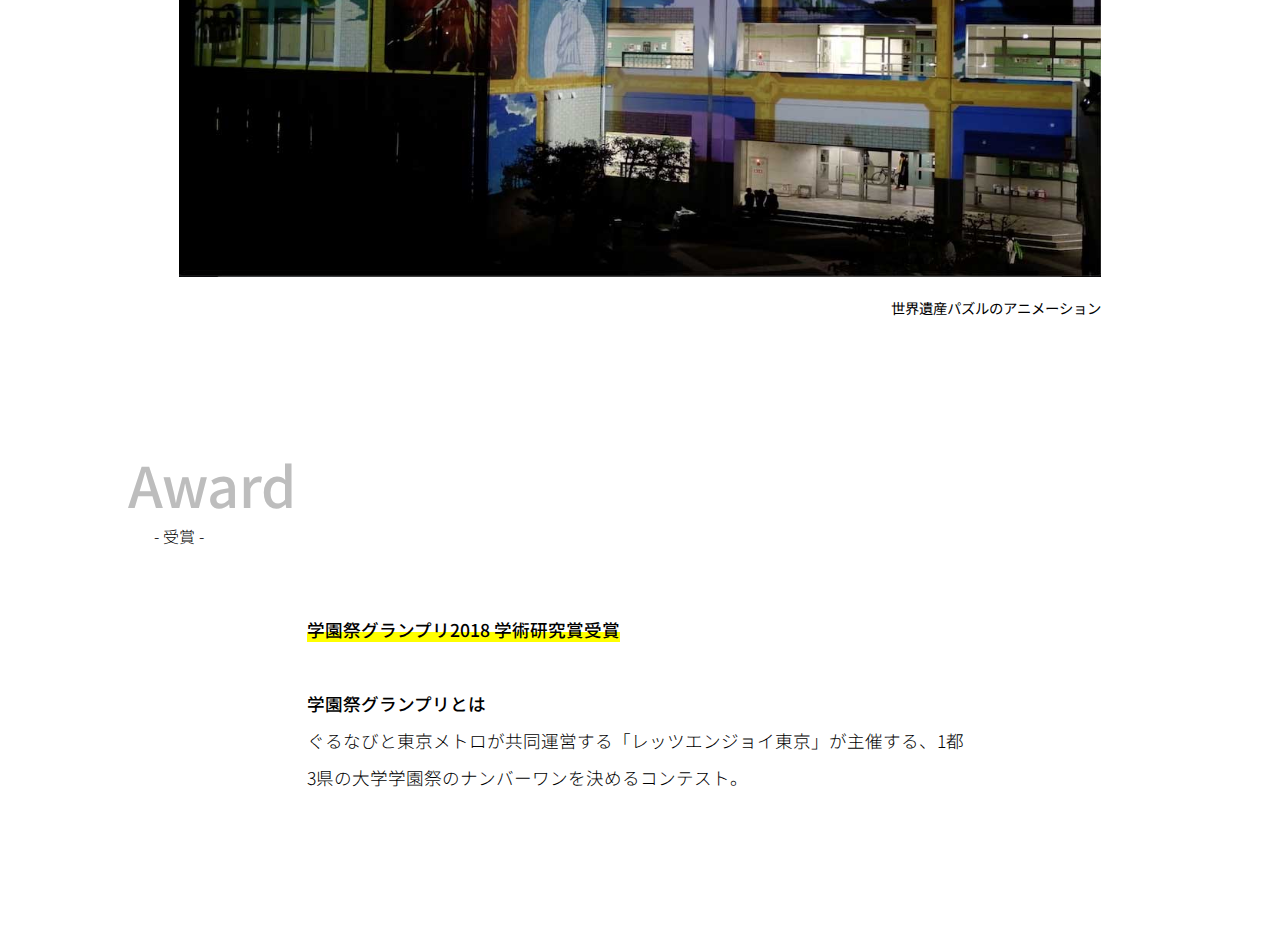
<file: html/adventure.html>
<!DOCTYPE html>
<html lang="ja">

<head>
    <meta charset="UTF-8">
    <meta name="viewport" content="width=device-width, initial-scale=1" />
    <meta name="description" content="Adventure page">
    <title>Yuko Miyazaki / Adventure</title>

    <!-- フォント読み込み -->
    <link rel="preconnect" href="https://fonts.googleapis.com">
    <link rel="preconnect" href="https://fonts.gstatic.com" crossorigin>
    <link
        href="https://fonts.googleapis.com/css2?family=Josefin+Slab&family=Noto+Sans+JP:wght@300;400;500;700&family=Noto+Serif+JP:wght@300&display=swap"
        rel="stylesheet">

    <link rel="stylesheet" href="../css/works.css">
</head>

<body>
    <div id="back_to_top">
        <a href="../index.html">
            <div class="arrow">Top</div>
        </a>
    </div>
    <div id="top">
        <img src="../image/adventure/part01.JPG" alt="東京国際プロジェクションマッピングアワード出展作品">
    </div>
    <div id="title">
        <h1>Adventure</h1>
        <p class="year">2018</p>
    </div>
    <div id="caption">
        第14回みやこ祭本部企画　プロジェクションマッピング
    </div>
    <div class="inner_wrapper">

        <div class="image2">
            <img src="../image/adventure/projector.JPG" alt="プロジェクターの写真">
        </div>
        <div id="explanation">
            <div id="theme">
                <div>
                    <p>テーマ</p>
                    <span>Connect with</span>
                </div>
            </div>
            <div id="exp_detail">
                <div class="exp_item">
                    <div class="midashi">
                        <p>制作期間</p>
                    </div>
                    <div class="info">
                        <p>2018/04-2018/11</p>
                    </div>
                </div>
                <div class="exp_item">
                    <div class="midashi">
                        <p>制作体制</p>
                    </div>
                    <div class="info">
                        <p>チーム制作(20人ほど)</p>
                    </div>
                </div>
                <div class="exp_item">
                    <div class="midashi">
                        <p>担当</p>
                    </div>
                    <div class="info">
                        <p>リーダー/進行管理/映像制作</p>
                    </div>
                </div>
                <div class="exp_item">
                    <div class="midashi">
                        <p>使用ツール</p>
                    </div>
                    <div class="info">
                        <p>
                            Adobe AfterEffects<br>
                            Maya<br>
                            openFrameworks
                        </p>
                    </div>
                </div>
            </div>  
        </div>
        <div id="abstract" class="content">
            <div class="each_title">
                <span class="en_title">Abstract</span><br>
                <span class="ja_title">- 概要 -</span>
            </div>
            <div class="abstract_text main_text text_wrapper">
                <p>
                    第14回みやこ祭（大学祭）の本部企画であるプロジェクションマッピングの映像を首都大学東京（現東京都立大学）のシステムデザイン学部インダストリアルアート学科の有志が制作。<br>
                    学科の2年生が中心となり、1年生とともに映像制作、投影、投影のためのシステム制作までを担当。
                </p>
            </div>
        </div>
        <div id="concept" class="content">
            <div class="each_title">
                <span class="en_title">Concept</span><br>
                <span class="ja_title">- コンセプト -</span>
            </div>
            <div class="concept_text main_text text_wrapper">
                <p>
                    大学祭のテーマ direction から、作品テーマを <span class="under bold">Adventure</span> に設定した。<br>
                    direction（方角）という意味と、昨年の艶やかな映像とは違ったものにしたいという思いから、映像のテーマを「ポップ」にし、<span class="bold">冒険</span>というテーマに決定。<br>
                    古今東西旅をしながら、自然界と人間界を行き来する。
                </p>
            </div>
        </div>
        <div id="story" class="content">
            <div class="each_title">
                <span class="en_title">Story</span><br>
                <span class="ja_title">- ストーリー -</span>
            </div>
            <div class="story_text main_text text_wrapper">
                <p>
                    映像の尺・制作人数の都合により、映像を3つのパートに分けた。<br>
                    パート1ではモーショングラフィックスを用いて、無機質的な人工の世界を描く。<br>
                    パート2では海や陸の生き物や風景を使って色彩豊かな自然界を描く。<br>
                    パート3ではカジノや世界遺産など、パート1との対比する派手な人工物を描く。<br>
                    3つのパートを通して、人類の繁栄と衰退を描いていく。
                </p>
            </div>
        </div>
        <div id="schedule" class="content">
            <div class="each_title">
                <span class="en_title">Schedule</span><br>
                <span class="ja_title">- スケジュール -</span>
            </div>
            <div class="schedule_text">
                <div class="schedule_item">
                    <div class="month">
                        <p>4月</p>
                    </div>
                    <div class="what_did">
                        <p>チーム立ち上げ</p>
                        <p>新入生の勧誘</p>
                        <p>テーマ設定</p>
                        <p>音源決め</p>
                        <p>映像班・素材班の役割分担</p>
                    </div>
                </div>
                <div class="schedule_item">
                    <div class="month">
                        <p>5月</p>
                    </div>
                    <div class="what_did">
                        <p>映像に取り入れたいモチーフ決め</p>
                        <p>絵コンテ制作</p>
                        <p>AfterEffects・Maya勉強会</p>
                    </div>
                </div>
                <div class="schedule_item">
                    <div class="month">
                        <p>6月</p>
                    </div>
                    <div class="what_did">                        
                        <p>絵コンテ制作</p>                        
                    </div>
                </div>
                <div class="schedule_item">
                    <div class="month">
                        <p>7月</p>
                    </div>
                    <div class="what_did">                        
                        <p>映像制作</p>
                    </div>
                </div>
                <div class="schedule_item">
                    <div class="month">
                        <p>8月</p>
                    </div>
                    <div class="what_did">                        
                        <p>映像制作</p>
                        <p>投影実験</p>
                    </div>
                </div>
                <div class="schedule_item">
                    <div class="month">
                        <p>9月</p>
                    </div>
                    <div class="what_did">
                        <p>映像制作</p>
                        <p>投影実験</p>
                    </div>
                </div>
                <div class="schedule_item">
                    <div class="month">
                        <p>10月</p>
                    </div>
                    <div class="what_did">
                        <p>映像制作</p>
                        <p>投影実験</p>
                    </div>
                </div>
                <div class="schedule_item">
                    <div class="month">
                        <p>11月</p>
                    </div>
                    <div class="what_did">
                        <p>第14回みやこ祭にて大学の校舎に投影</p>
                    </div>
                </div>
            </div>
        </div>
        <div id="conte" class="content">
            <div class="each_title">
                <span class="en_title">Storyboard</span><br>
                <span class="ja_title">- 絵コンテ -</span>
            </div>
            <div class="conte_text main_text">
                <ul class="col_list">
                    <li class="onecol_container adv_con">
                        <div class="right_image_container">
                            <img src="../image/adventure/conte1.jpg" alt="絵コンテ">
                        </div>
                    </li>
                    <li class="onecol_container adv_con">
                        <div class="right_image_container">
                            <img src="../image/adventure/conte2.JPG" alt="絵コンテ">                            <!-- <p>映像制作においてやりたいこと、やりたくないことを設定</p> -->
                        </div>
                    </li>
                    <li class="onecol_container adv_con">
                        <div class="right_image_container">
                            <img src="../image/adventure/conte3.JPG" alt="絵コンテ">
                        </div>
                    </li>
                </ul>
            </div>
        </div>
        <div id="responsible_part" class="content">
            <div class="each_title">
                <span class="en_title">Responsible Part</span><br>
                <span class="ja_title">- 担当箇所 -</span>
            </div>
            <div class="responsible_text main_text">

                <ul class="col_list">
                    <li class="onecol_container resp_con">
                        <div class="right_image_container">
                            <img src="../image/adventure/part01.JPG" alt="カジノのトランプアニメーション">
                            <p>カジノのトランプアニメーション</p>
                        </div>
                    </li>
                    <li class="onecol_container resp_con">
                        <div class="right_image_container">
                            <img src="../image/adventure/part02.jpg" alt="トランプキャラクターアニメーション">
                            <p>トランプキャラクターのキャラクターアニメーション</p>
                        </div>                        
                    </li>
                    <li class="onecol_container resp_con">
                        <div class="right_image_container">
                            <img src="../image/adventure/part03.jpg" alt="世界遺産">
                            <p>世界遺産パズルのアニメーション</p>    
                        </div>
                    </li>
                </ul>                
            </div>
        </div>
        <div id="award" class="content">
            <div class="each_title">
                <span class="en_title">Award</span><br>
                <span class="ja_title">- 受賞 -</span>
            </div>
            <div class="award_text main_text text_wrapper">
                <p>
                    <span class="under bold">学園祭グランプリ2018 学術研究賞受賞</span><br>
                    <br>
                    <span class="bold">学園祭グランプリとは</span><br>
                    ぐるなびと東京メトロが共同運営する「レッツエンジョイ東京」が主催する、1都3県の大学学園祭のナンバーワンを決めるコンテスト。
                </p>
            </div>
        </div>
    </div>

    
</body>

</html>
</file>
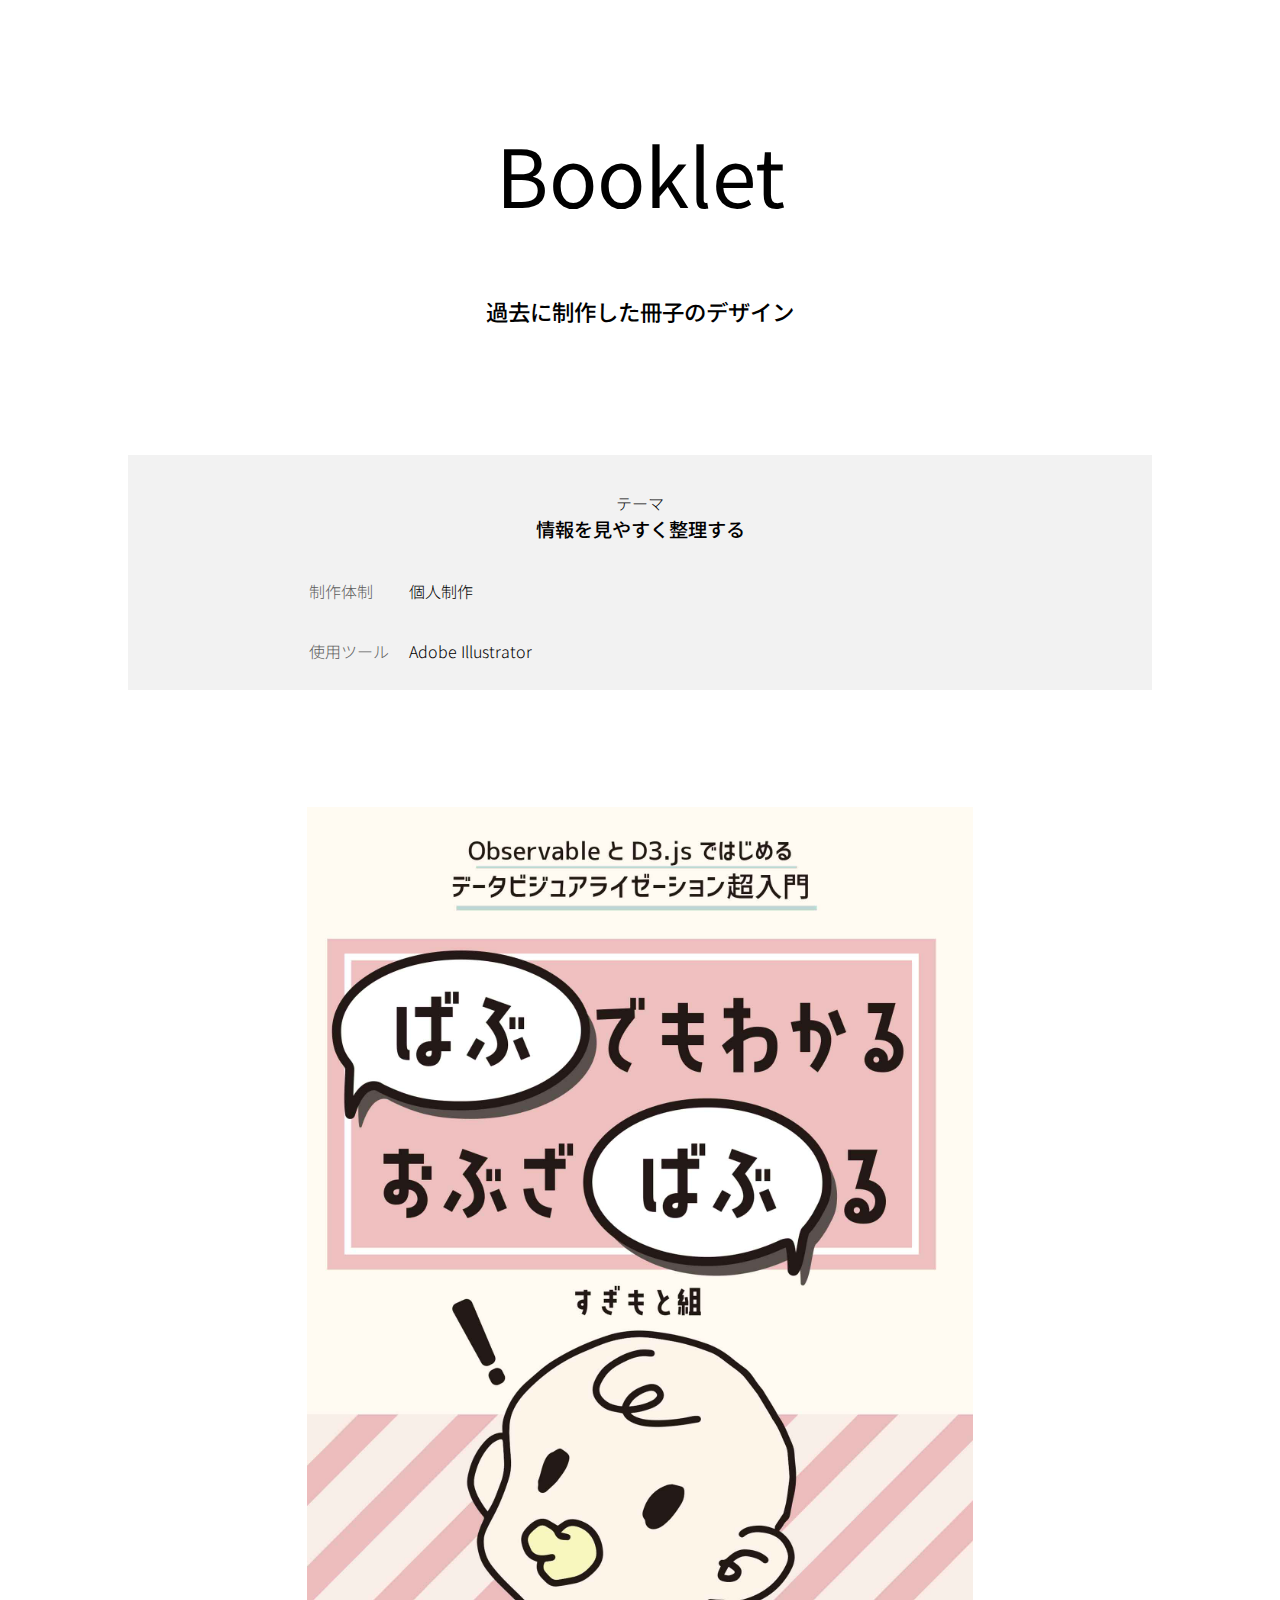
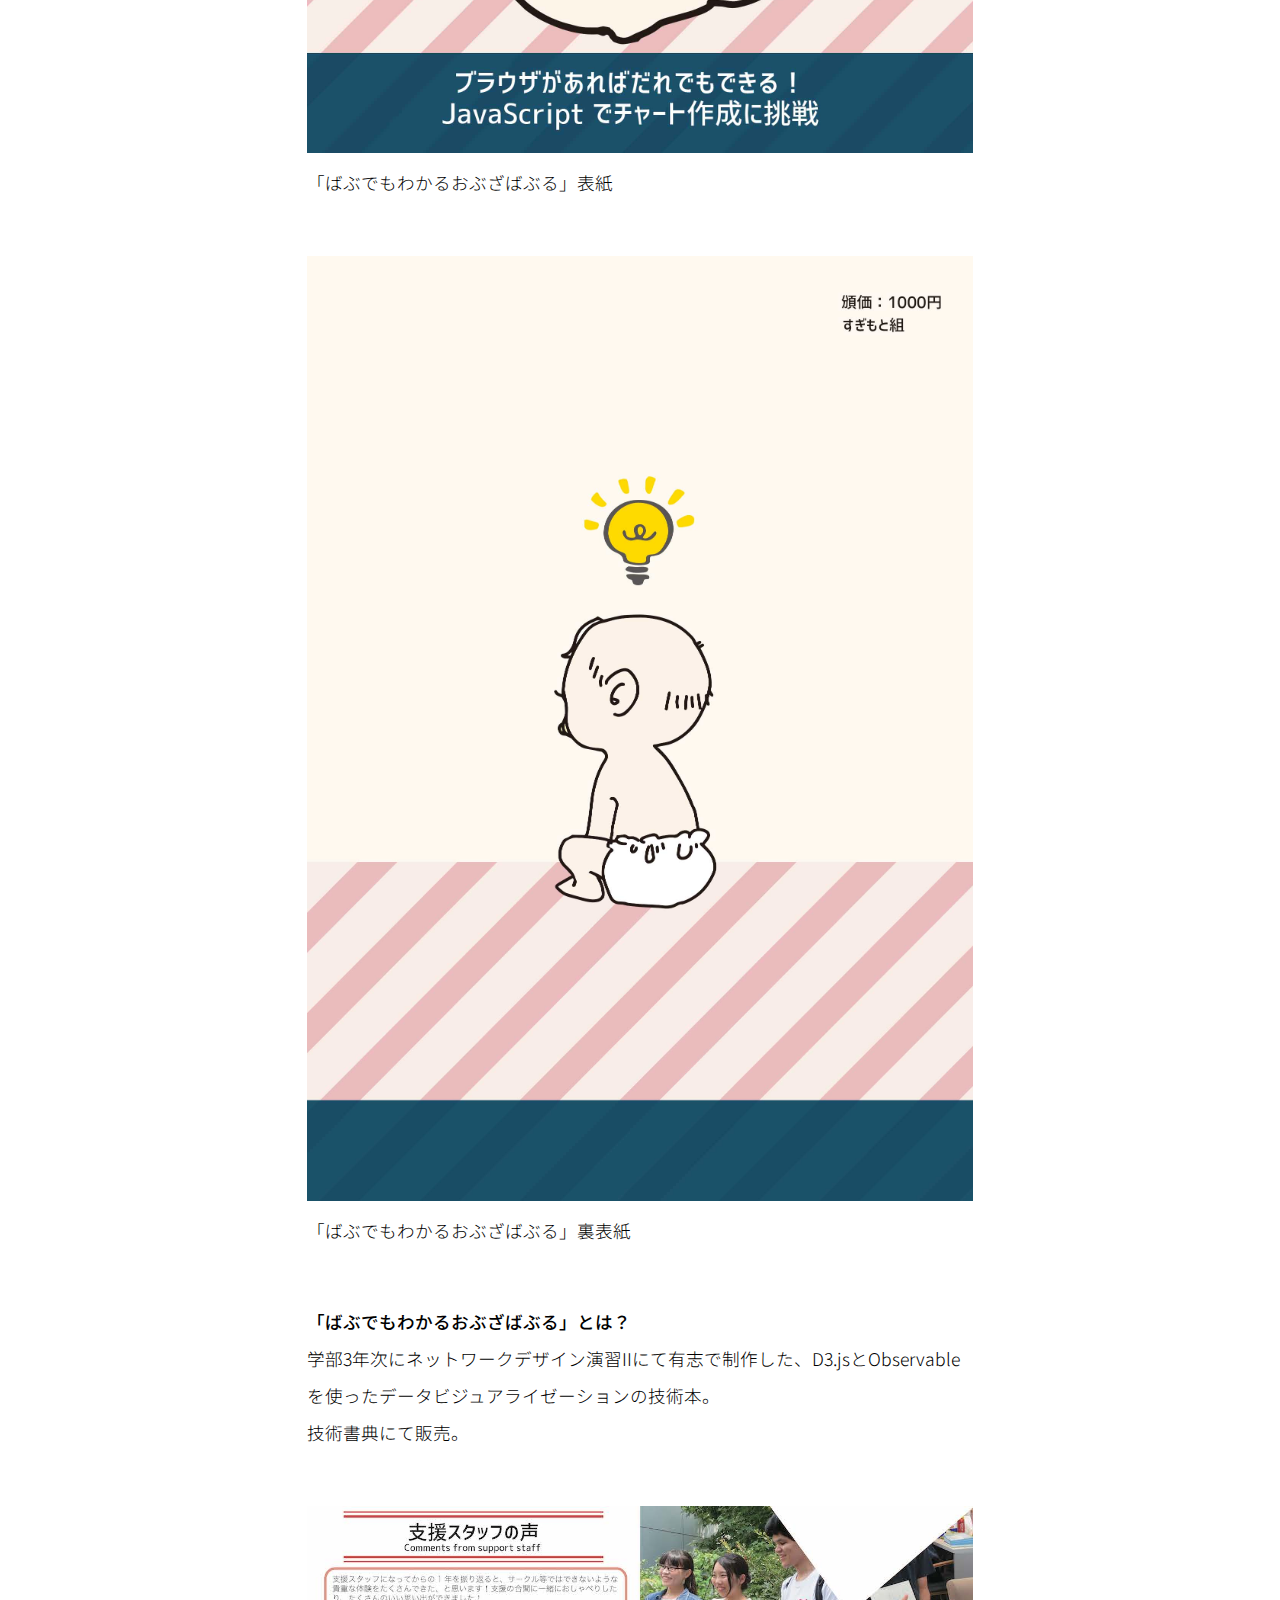
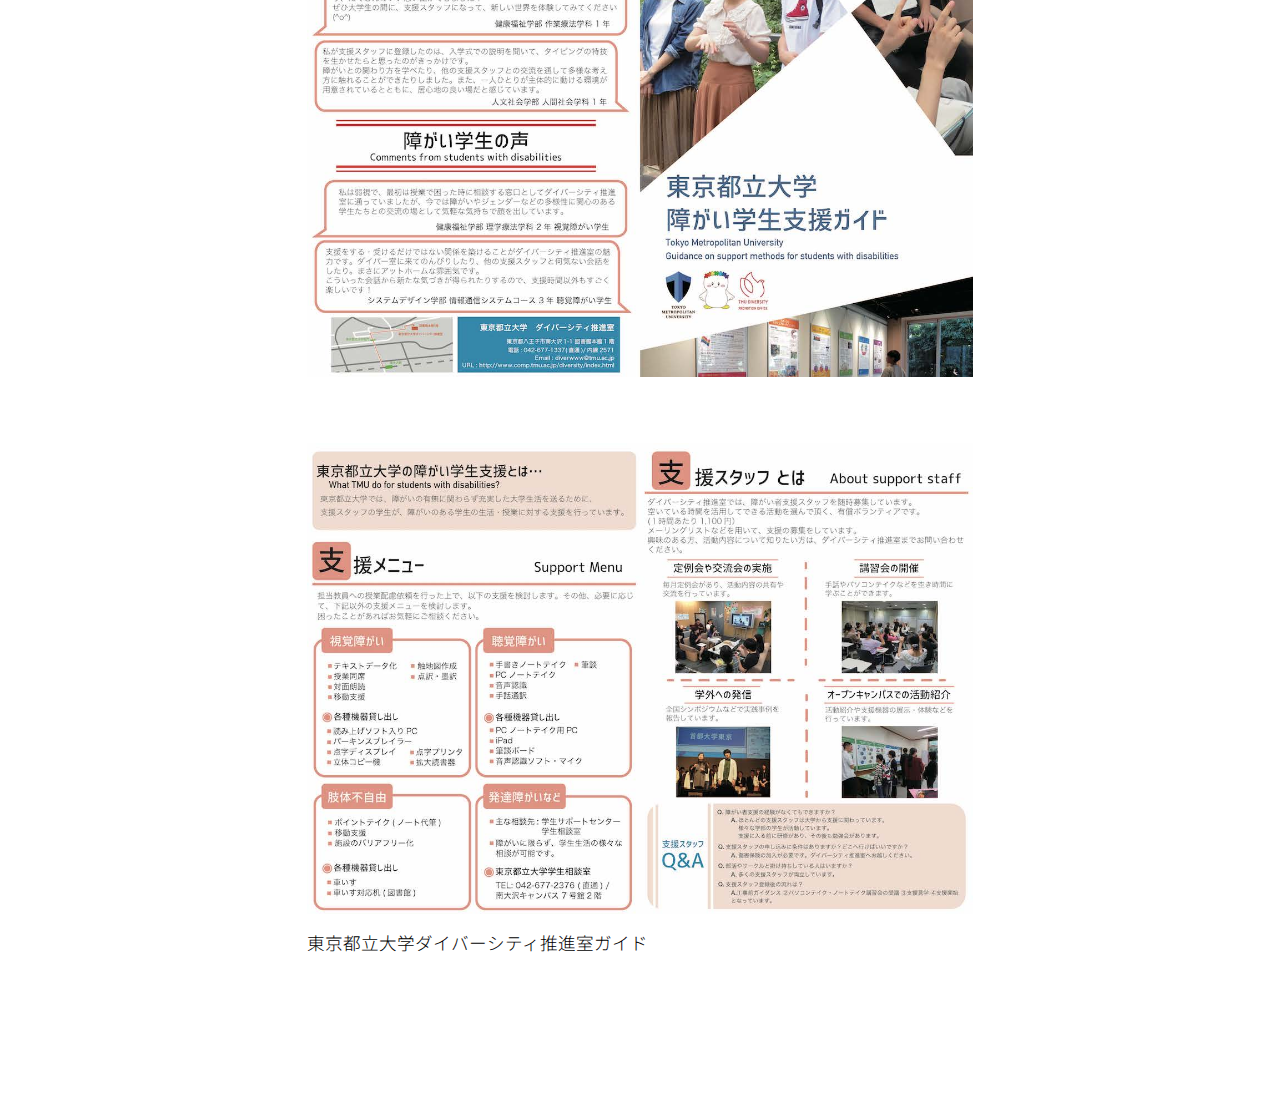
<file: html/book.html>
<!DOCTYPE html>
<html lang="ja">

<head>
    <meta charset="UTF-8">
    <meta name="viewport" content="width=device-width, initial-scale=1" />
    <meta name="description" content="Booklet page">
    <title>Yuko Miyazaki / Booklet</title>

    <!-- フォント読み込み -->
    <link rel="preconnect" href="https://fonts.googleapis.com">
    <link rel="preconnect" href="https://fonts.gstatic.com" crossorigin>
    <link
        href="https://fonts.googleapis.com/css2?family=Josefin+Slab&family=Noto+Sans+JP:wght@300;400;500;700&family=Noto+Serif+JP:wght@300&display=swap"
        rel="stylesheet">

    <link rel="stylesheet" href="../css/works.css">
</head>

<body>
    <div id="back_to_top">
        <a href="../index.html">
            <div class="arrow">Top</div>
        </a>
    </div>
    <div id="title">
        <h1>Booklet</h1>
    </div>
    <div id="caption">
        過去に制作した冊子のデザイン
    </div>
    <div class="inner_wrapper">
        <div id="explanation">
            <div id="theme">
                <div>
                    <p>テーマ</p>
                    <span>情報を見やすく整理する</span>
                </div>
            </div>
            <div id="exp_detail">
                <div class="exp_item">
                    <div class="midashi">
                        <p>制作体制</p>
                    </div>
                    <div class="info">
                        <p>個人制作</p>
                    </div>
                </div>
                <div class="exp_item">
                    <div class="midashi">
                        <p>使用ツール</p>
                    </div>
                    <div class="info">
                        <p>
                            Adobe Illustrator
                        </p>
                    </div>
                </div>
            </div> 
        </div>
        <div id="garally" class="content">
            <div class="grally_text main_text text_wrapper">
                <ul class="col_list">
                    <li class="onecol_container">
                        <div class="left_text_container">
                            <img src="../image/others/babu.jpg" alt="ばぶでもわかるおぶざばぶる表紙">
                            <p>「ばぶでもわかるおぶざばぶる」表紙</p>
                        </div>                        
                    </li>
                    <li class="onecol_container">
                        <div class="left_text_container">
                            <img src="../image/others/babu2.jpg" alt="ばぶでもわかるおぶざばぶる裏表紙">
                            <p>「ばぶでもわかるおぶざばぶる」裏表紙</p>
                        </div>                        
                    </li>
                    <li class="onecol_container">
                        <div class="left_text_container">
                            <p>
                                <span class="bold">「ばぶでもわかるおぶざばぶる」とは？</span><br>
                                学部3年次にネットワークデザイン演習IIにて有志で制作した、D3.jsとObservableを使ったデータビジュアライゼーションの技術本。<br>
                                技術書典にて販売。
                            </p>
                        </div>                        
                    </li>
                    <li class="onecol_container">
                        <div class="left_text_container">
                            <img src="../image/others/guidebook_01.jpg" alt="パンフレット">
                        </div>                        
                    </li>
                    <li class="onecol_container">
                        <div class="left_text_container">
                            <img src="../image/others/guidebook_02.jpg" alt="パンフレット">
                            <p>東京都立大学ダイバーシティ推進室ガイド</p>
                        </div>                        
                    </li>
                </ul>
            </div>
        </div>
    </div>
</body>

</html>
</file>
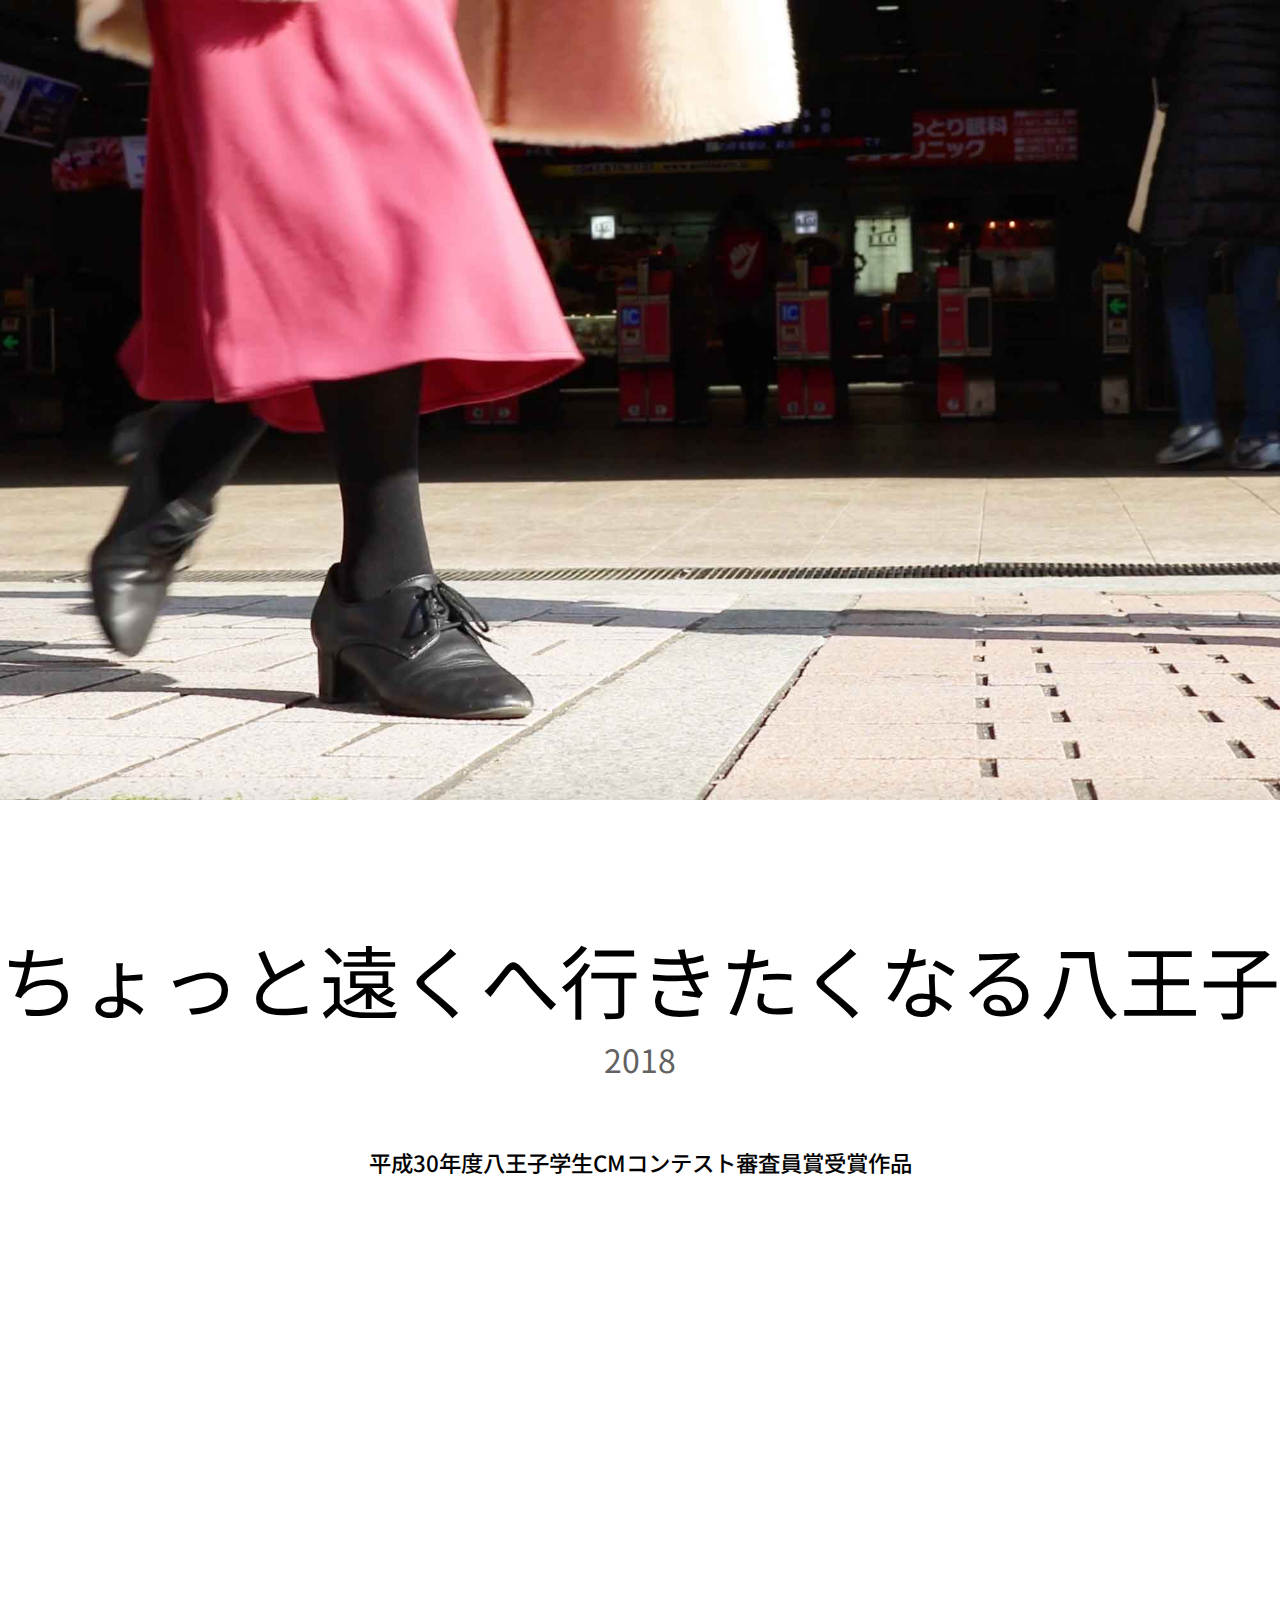
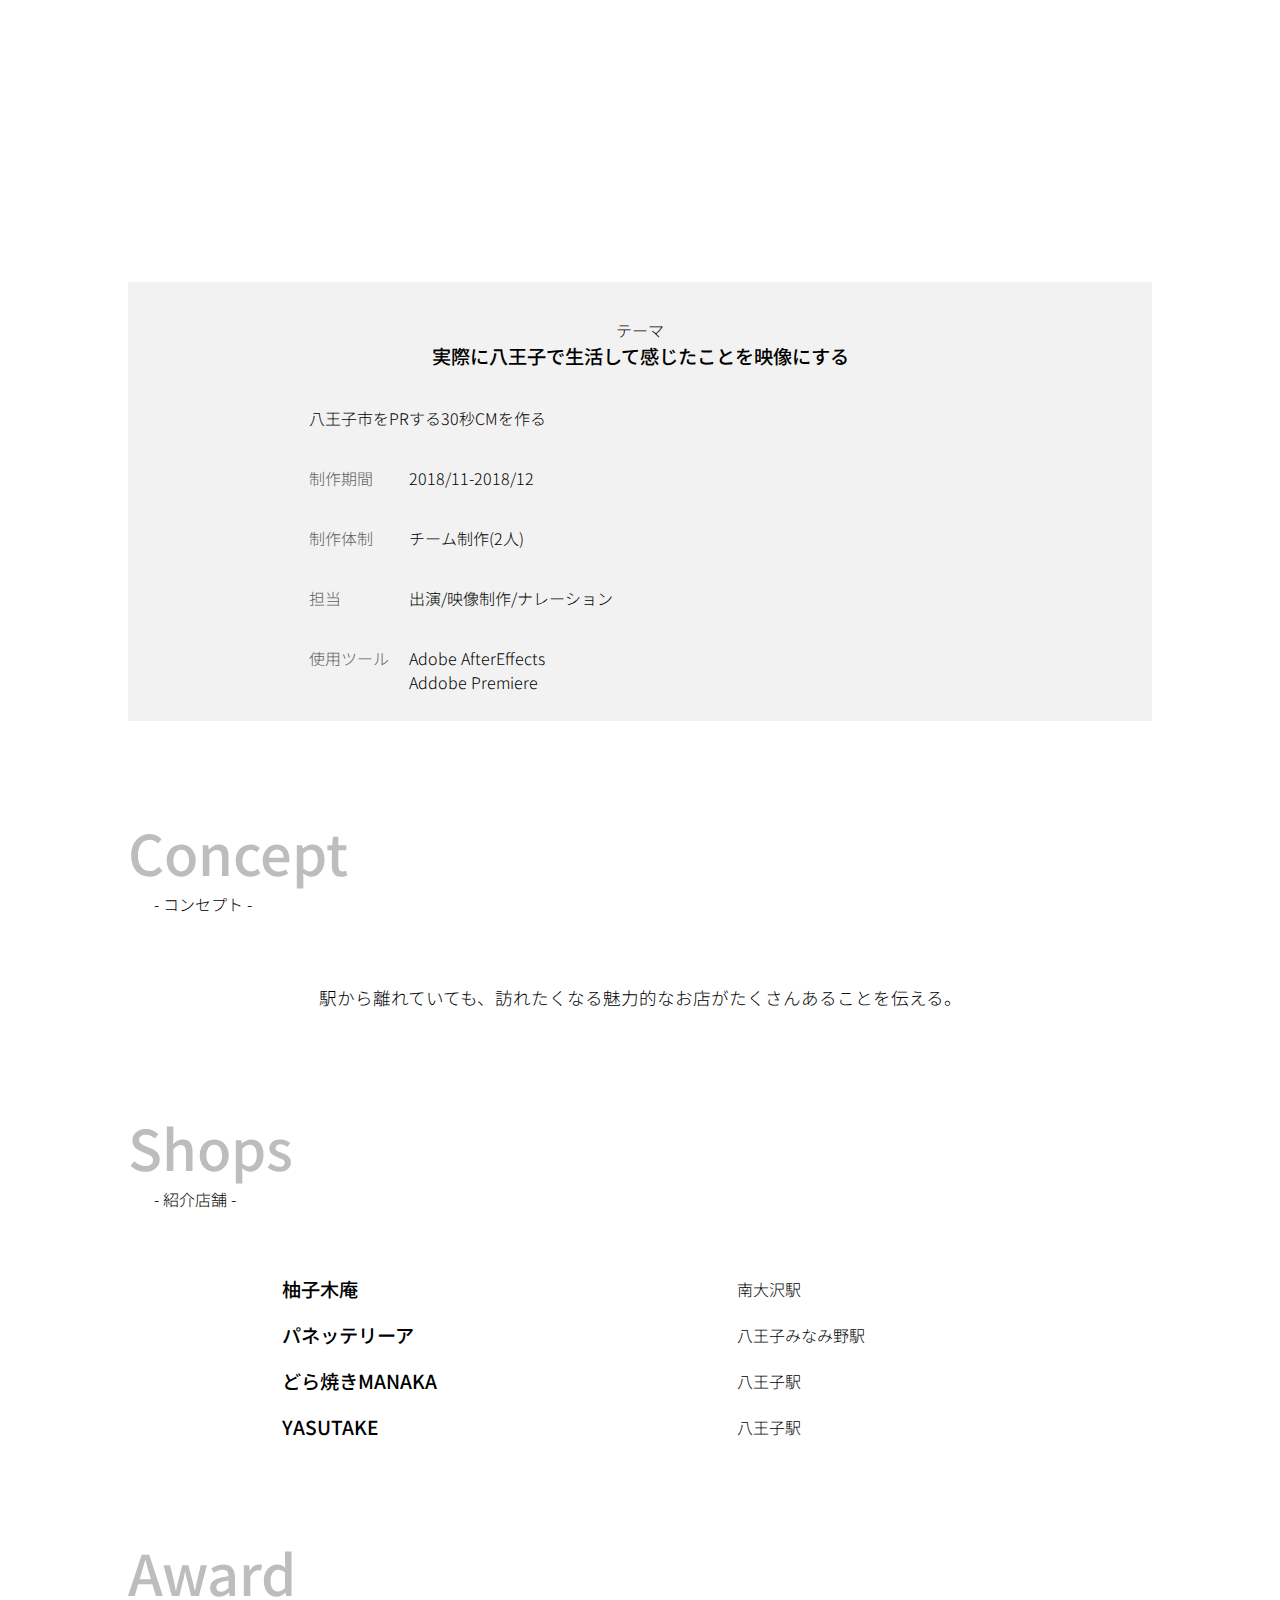
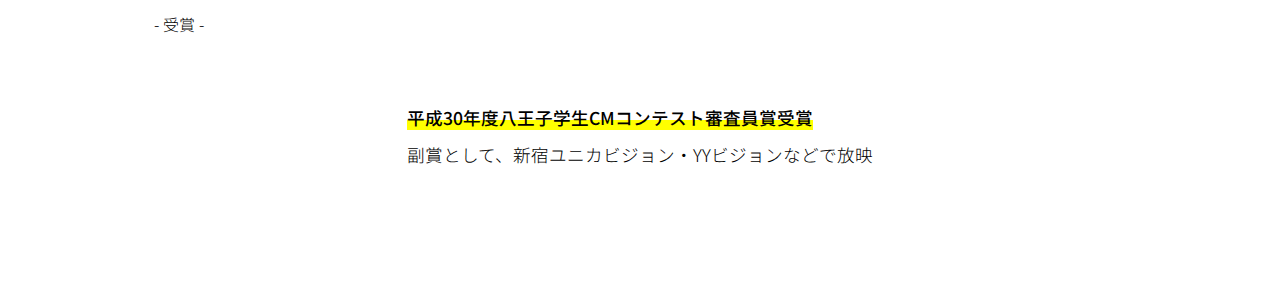
<file: html/hachiouji.html>
<!DOCTYPE html>
<html lang="ja">

<head>
    <meta charset="UTF-8">
    <meta name="viewport" content="width=device-width, initial-scale=1" />
    <meta name="description" content="hachiouji-cm page">
    <title>Yuko Miyazaki / ちょっと遠くへ行きたくなる八王子</title>

    <!-- フォント読み込み -->
    <link rel="preconnect" href="https://fonts.googleapis.com">
    <link rel="preconnect" href="https://fonts.gstatic.com" crossorigin>
    <link
        href="https://fonts.googleapis.com/css2?family=Josefin+Slab&family=Noto+Sans+JP:wght@300;400;500;700&family=Noto+Serif+JP:wght@300&display=swap"
        rel="stylesheet">

    <link rel="stylesheet" href="../css/works.css">
</head>

<body>
    <div id="back_to_top">
        <a href="../index.html">
            <div class="arrow">Top</div>
        </a>
    </div>
    <div id="top">
        <img src="../image/hachiouji_cm/01.jpg" alt="トップ画像">
    </div>
    <div id="title">
        <h1>ちょっと遠くへ行きたくなる八王子</h1>
        <p class="year">2018</p>
    </div>
    <div id="caption">
        平成30年度八王子学生CMコンテスト審査員賞受賞作品
    </div>
    <div class="inner_wrapper">

        <div class="movie">
            <iframe width="560" height="315" src="https://www.youtube.com/embed/TRUzygZQ1_A?rel=0" title="YouTube video player" frameborder="0" allow="accelerometer; autoplay; clipboard-write; encrypted-media; gyroscope; picture-in-picture" allowfullscreen></iframe>
        </div>
        <div id="explanation">
            <div id="theme">
                <div>
                    <p>テーマ</p>
                    <span>実際に八王子で生活して感じたことを映像にする</span>
                </div>
            </div>
            <div id="exp_detail">
                <div class="exp_item">
                    <div>
                        八王子市をPRする30秒CMを作る
                    </div>
                </div>
                <div class="exp_item">
                    <div class="midashi">
                        <p>制作期間</p>
                    </div>
                    <div class="info">
                        <p>2018/11-2018/12</p>
                    </div>
                </div>
                <div class="exp_item">
                    <div class="midashi">
                        <p>制作体制</p>
                    </div>
                    <div class="info">
                        <p>チーム制作(2人)</p>
                    </div>
                </div>
                <div class="exp_item">
                    <div class="midashi">
                        <p>担当</p>
                    </div>
                    <div class="info">
                        <p>出演/映像制作/ナレーション</p>
                    </div>
                </div>
                <div class="exp_item">
                    <div class="midashi">
                        <p>使用ツール</p>
                    </div>
                    <div class="info">
                        <p>
                            Adobe AfterEffects<br>
                            Addobe Premiere
                        </p>
                    </div>
                </div>
            </div>  
        </div>
        <div id="concept" class="content">
            <div class="each_title">
                <span class="en_title">Concept</span><br>
                <span class="ja_title">- コンセプト -</span>
            </div>
            <div class="concept_text main_text text_wrapper">
                <p>
                    駅から離れていても、訪れたくなる魅力的なお店がたくさんあることを伝える。
                </p>
            </div>
        </div>
        <div id="shops" class="content">
            <div class="each_title">
                <span class="en_title">Shops</span><br>
                <span class="ja_title">- 紹介店舗 -</span>
            </div>
            <div class="shops_text">
                <div class="schedule_item">
                    <div class="shop">
                        <p>柚子木庵</p>
                    </div>
                    <div class="station">
                        <p>南大沢駅</p>
                    </div>
                </div>
                <div class="schedule_item">
                    <div class="shop">
                        <p>パネッテリーア</p>
                    </div>
                    <div class="station">
                        <p>八王子みなみ野駅</p>
                    </div>
                </div>
                <div class="schedule_item">
                    <div class="shop">
                        <p>どら焼きMANAKA</p>
                    </div>
                    <div class="station">
                        <p>八王子駅</p>
                    </div>
                </div>
                <div class="schedule_item">
                    <div class="shop">
                        <p>YASUTAKE</p>
                    </div>
                    <div class="station">
                        <p>八王子駅</p>                                            
                    </div>
                </div>
                
            </div>
        </div>
        <div id="award" class="content">
            <div class="each_title">
                <span class="en_title">Award</span><br>
                <span class="ja_title">- 受賞 -</span>
            </div>
            <div class="award_text main_text text_wrapper">
                <p>
                    <span class="under bold">平成30年度八王子学生CMコンテスト審査員賞受賞</span><br>
                    副賞として、新宿ユニカビジョン・YYビジョンなどで放映
                </p>
            </div>
        </div>
    </div>
</body>

</html>
</file>
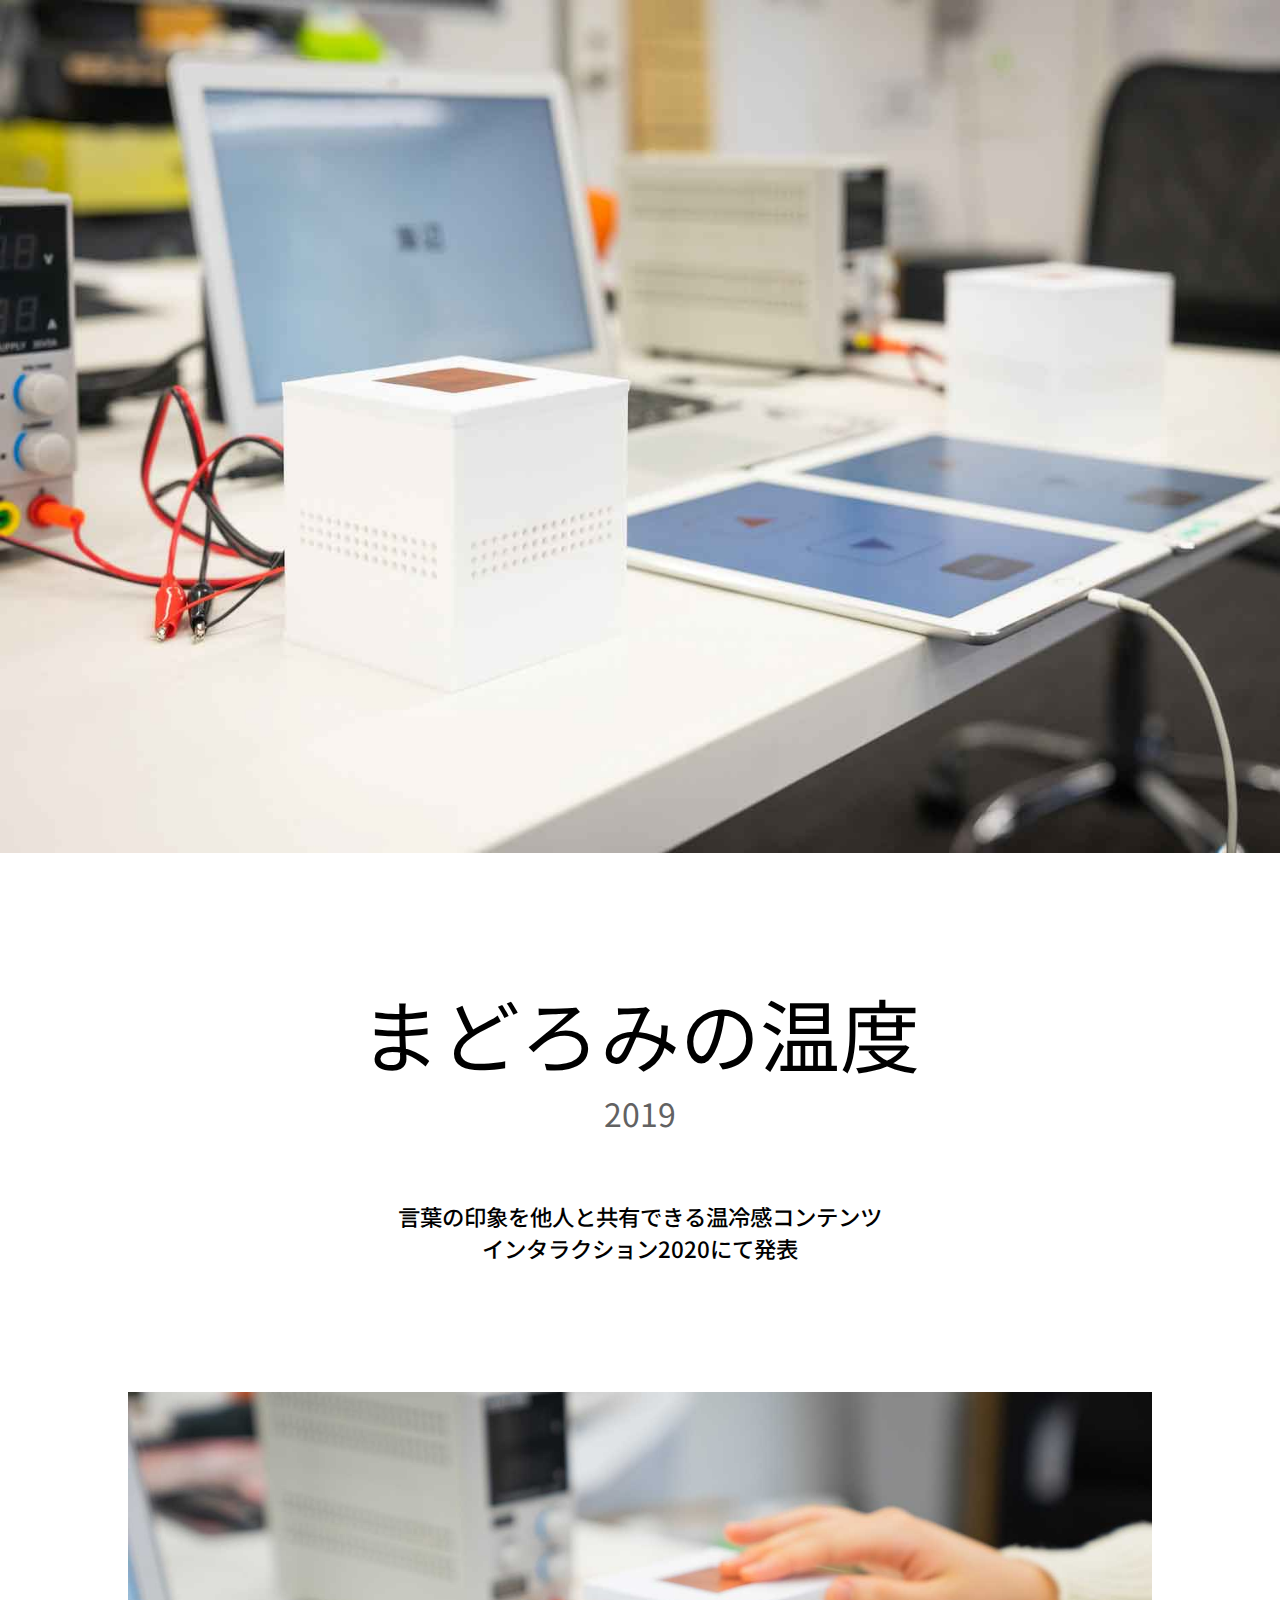
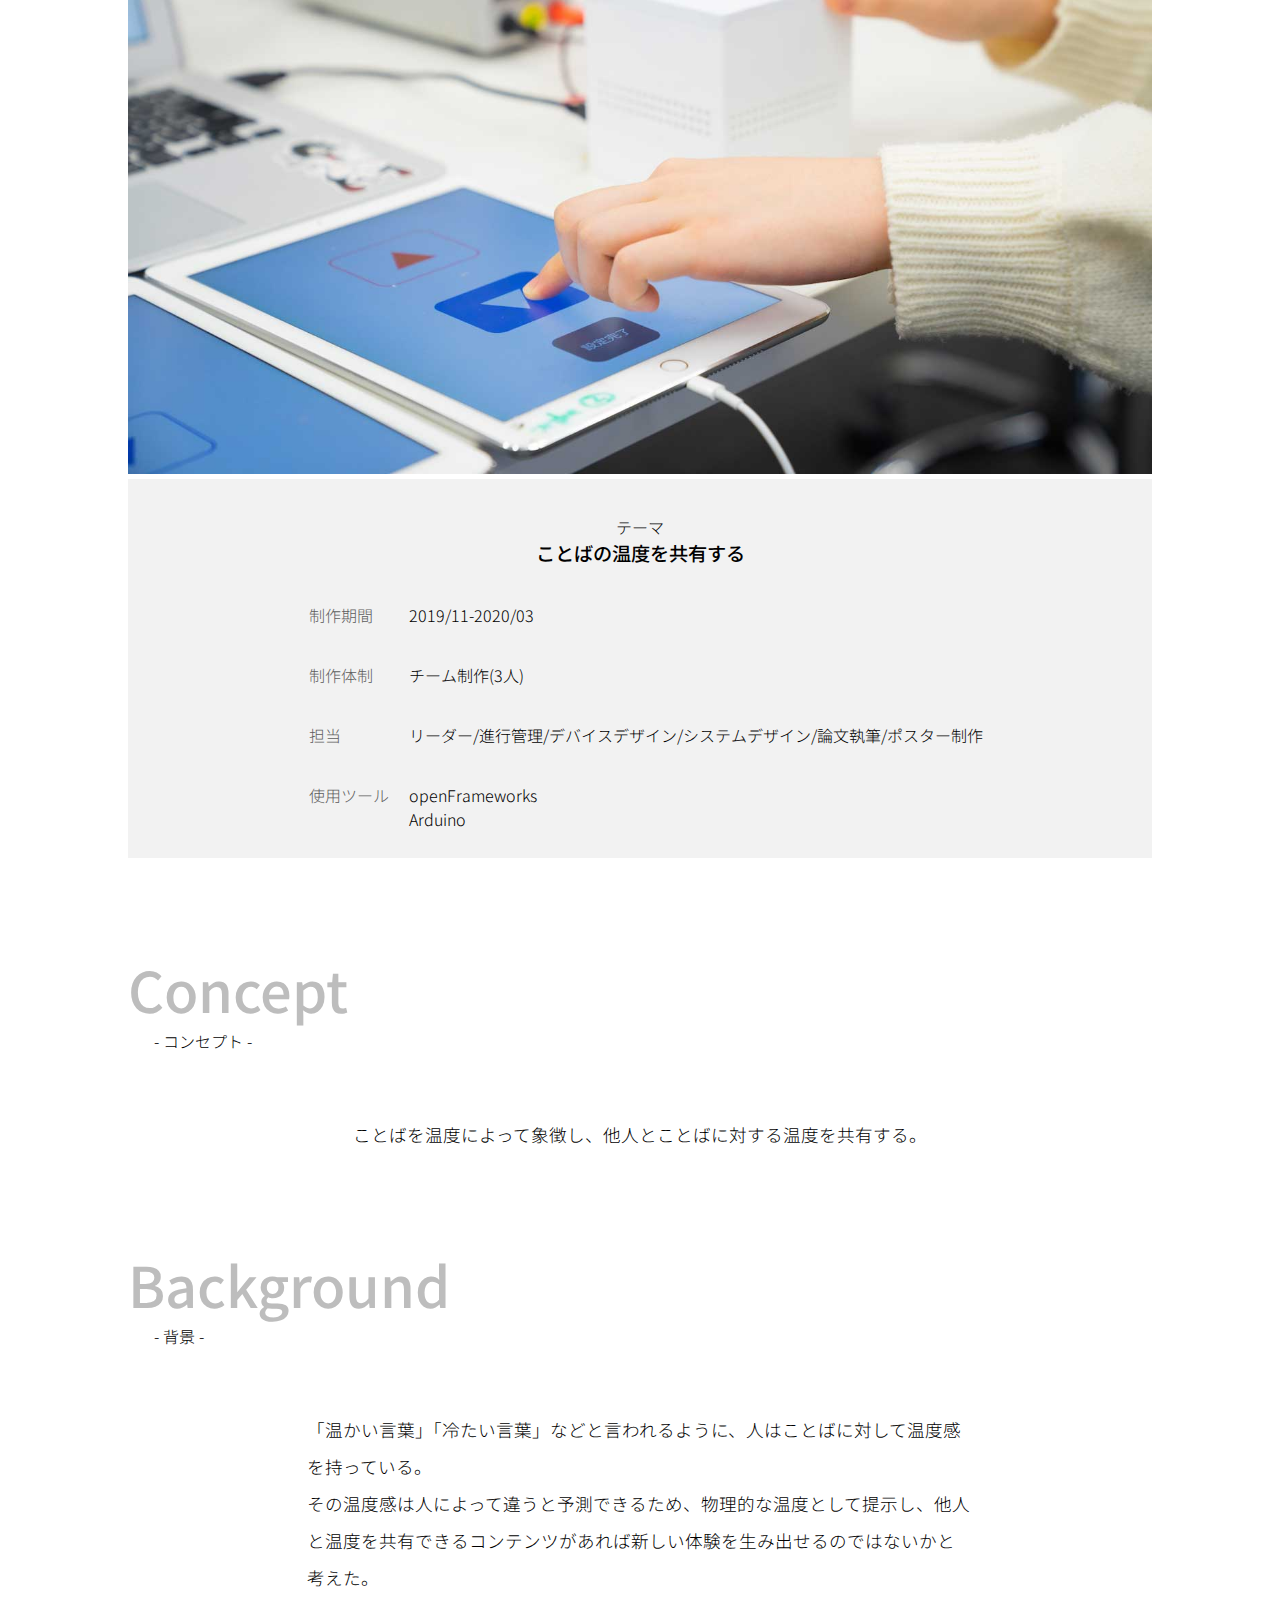
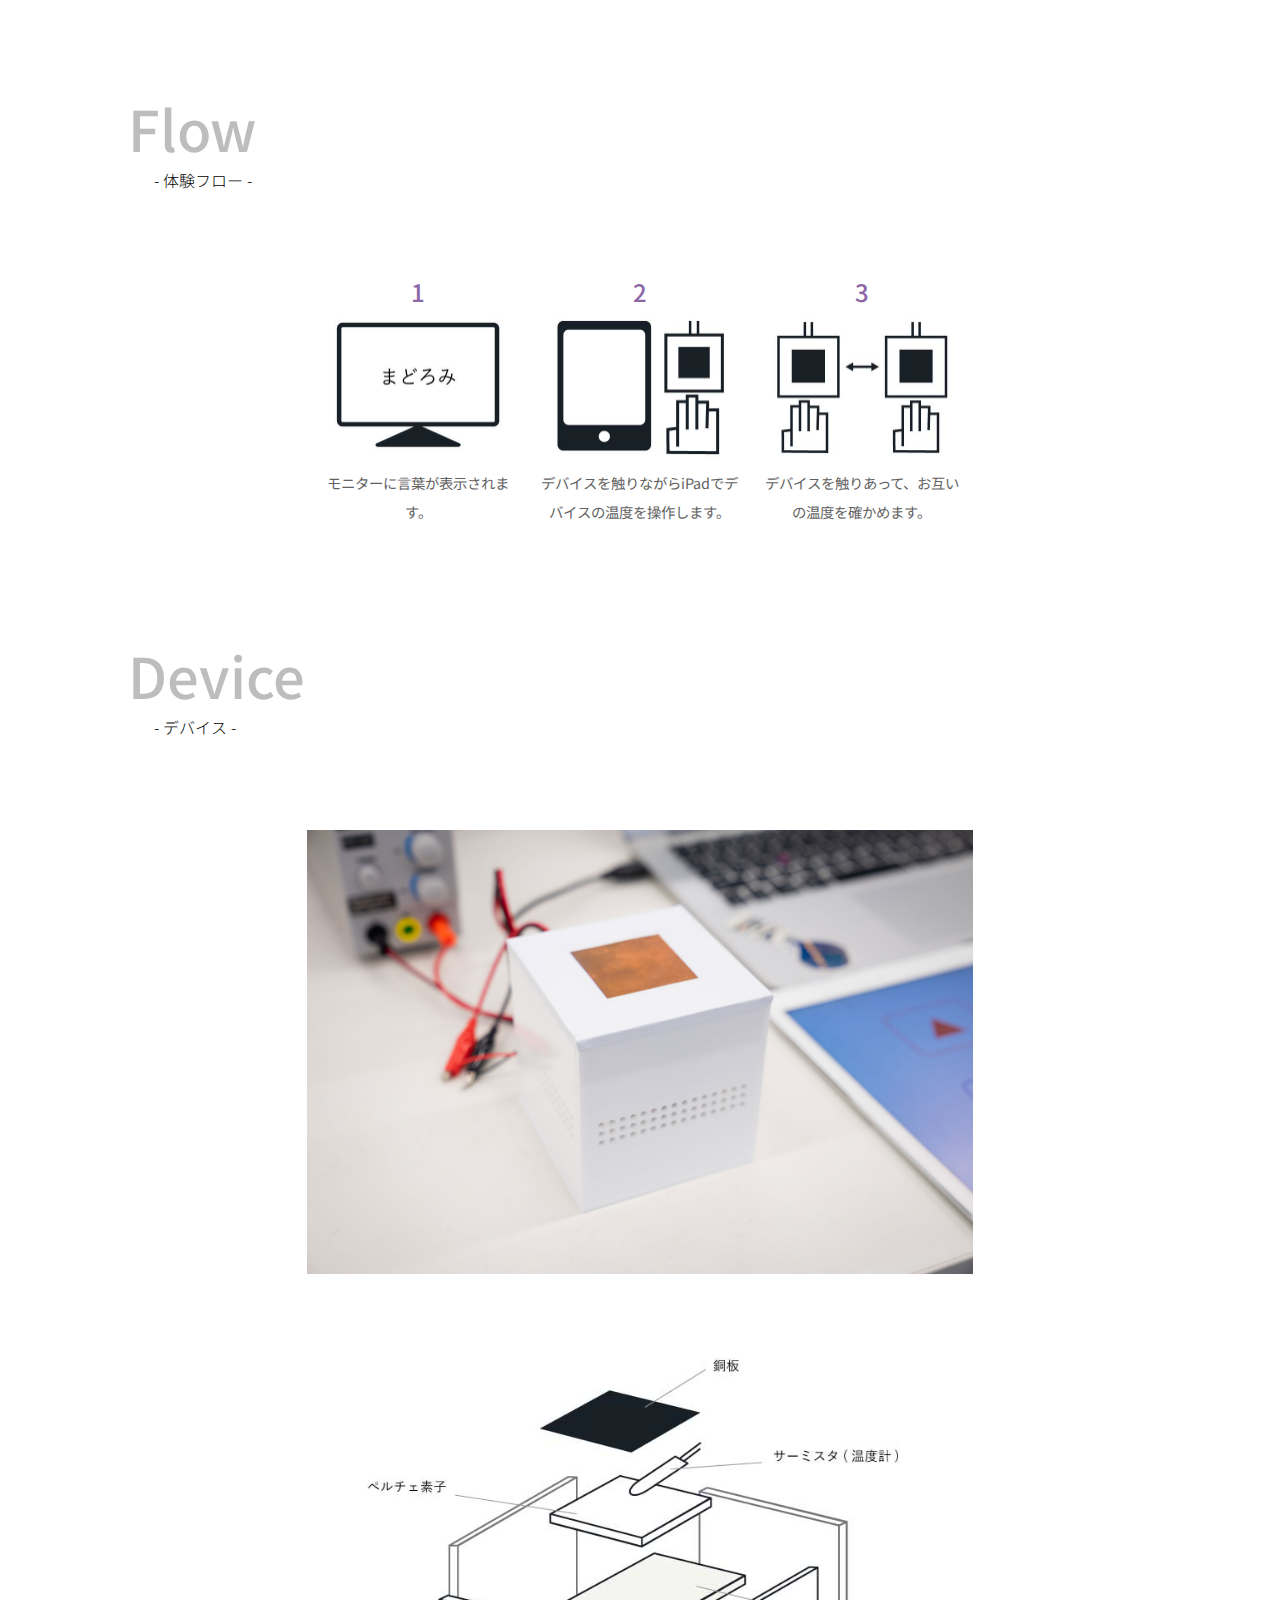
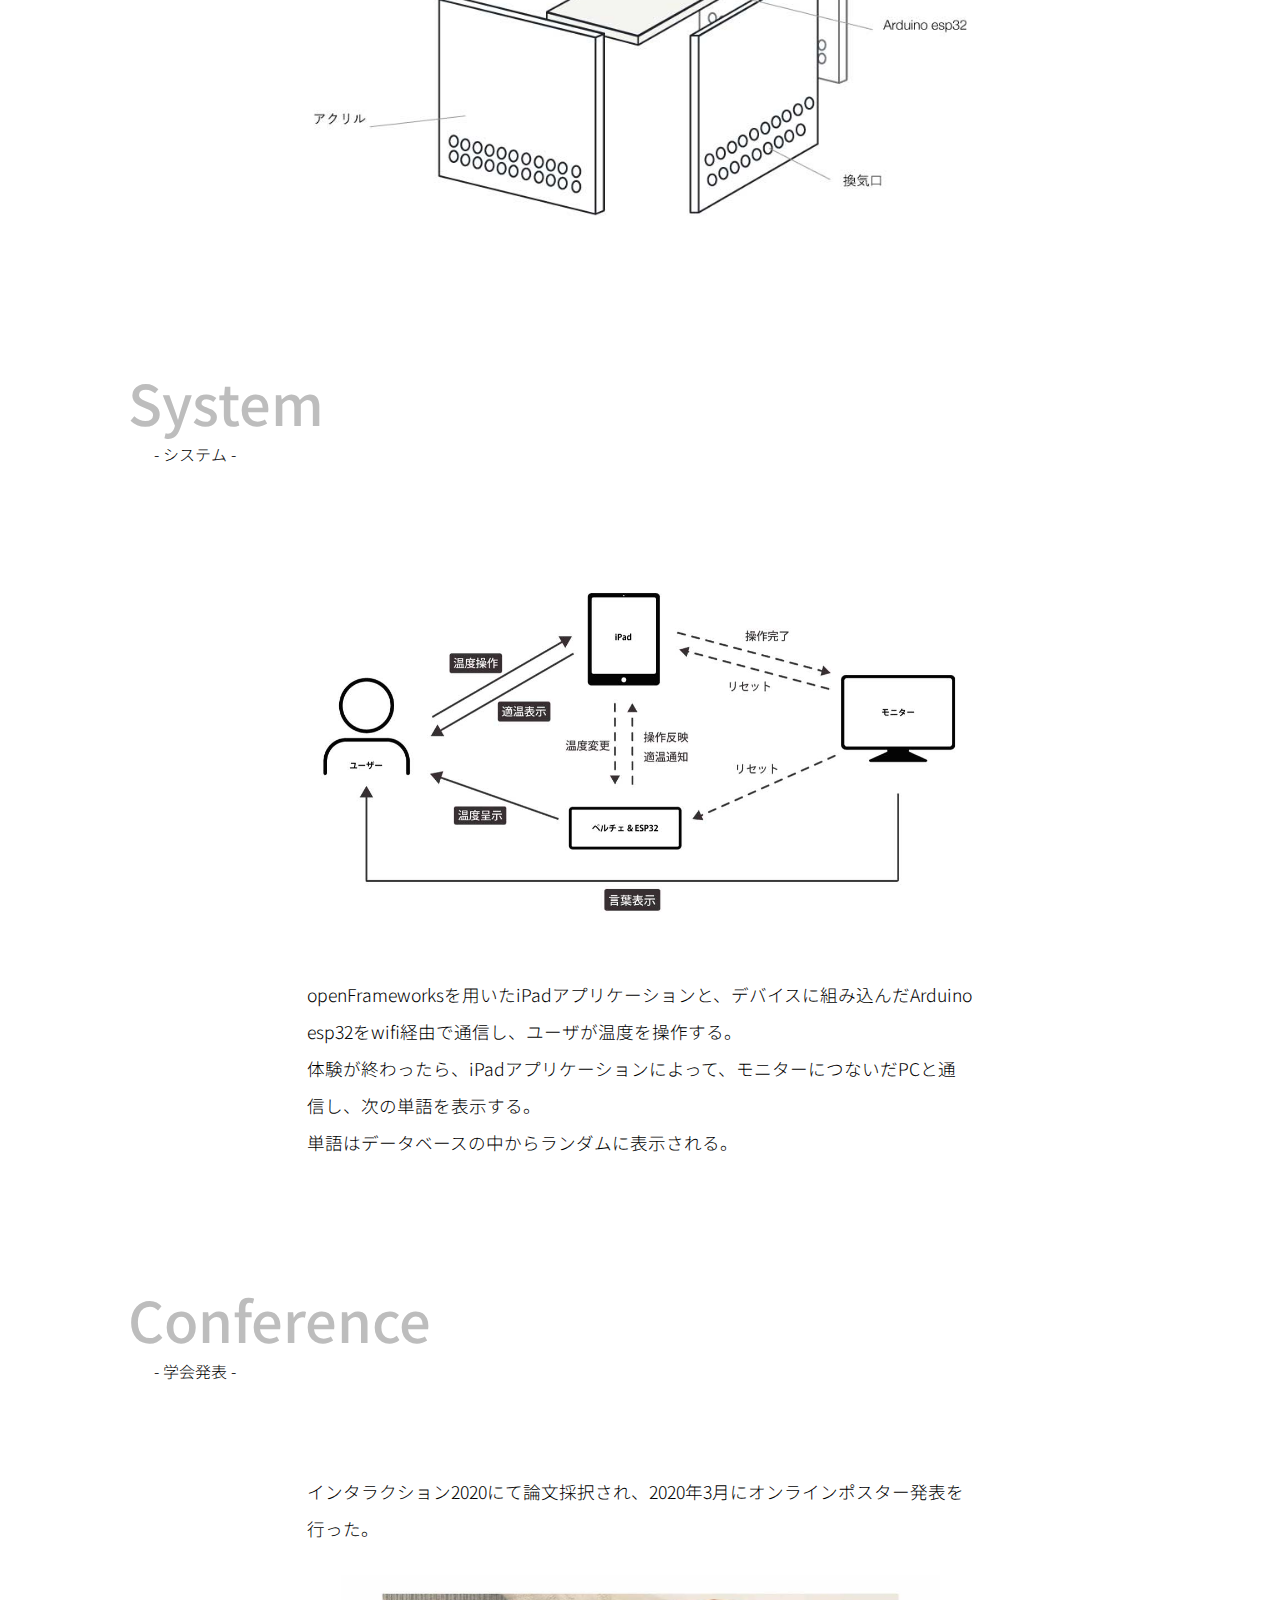
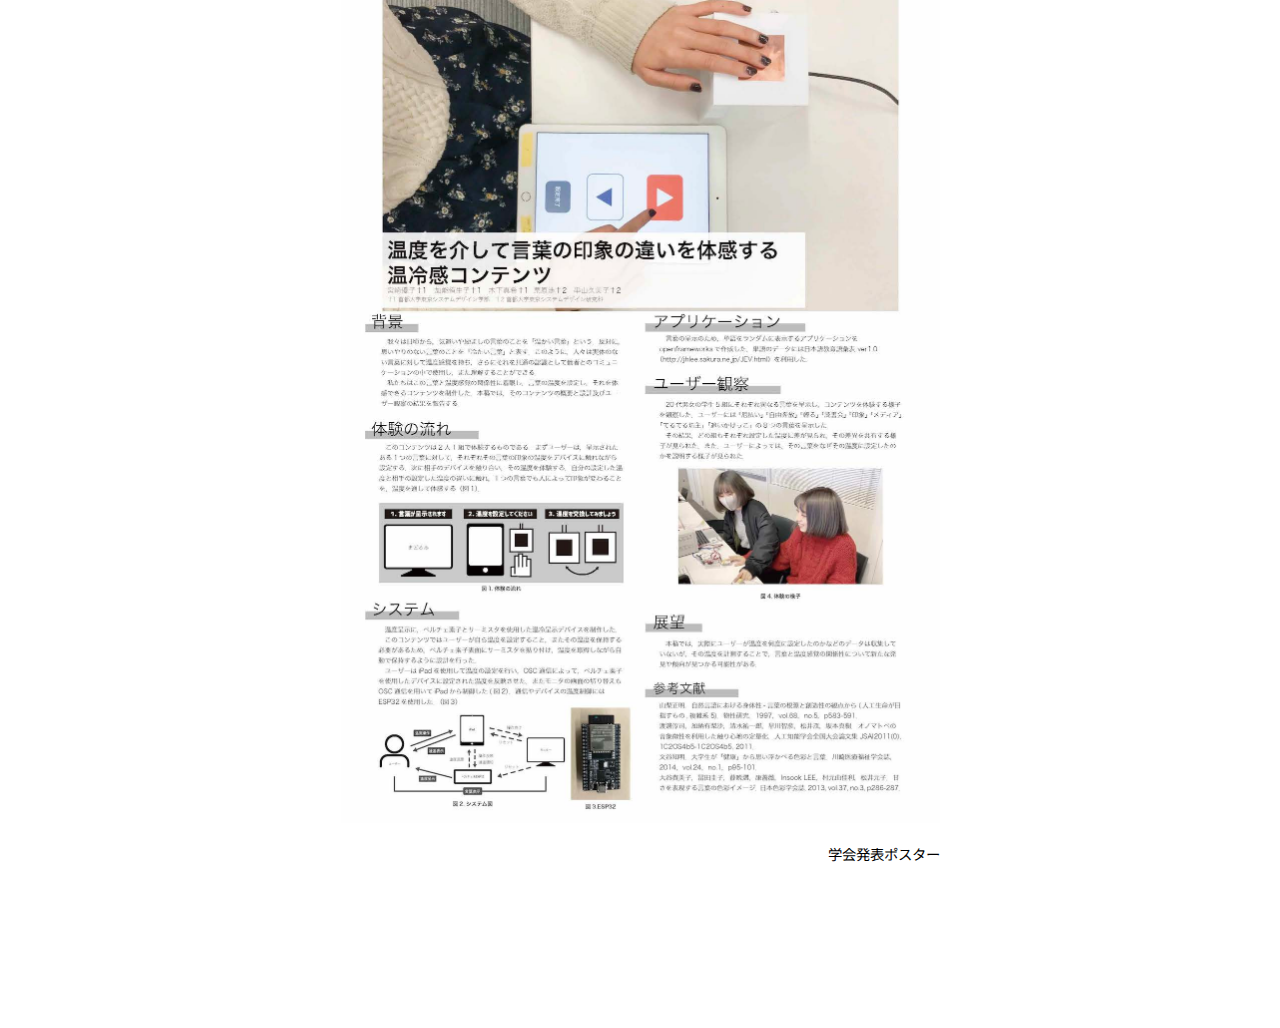
<file: html/madoromi.html>
<!DOCTYPE html>
<html lang="ja">

<head>
    <meta charset="UTF-8">
    <meta name="viewport" content="width=device-width, initial-scale=1" />
    <meta name="description" content="madoromi no ondo page">
    <title>Yuko Miyazaki / まどろみの温度</title>

    <!-- フォント読み込み -->
    <link rel="preconnect" href="https://fonts.googleapis.com">
    <link rel="preconnect" href="https://fonts.gstatic.com" crossorigin>
    <link
        href="https://fonts.googleapis.com/css2?family=Josefin+Slab&family=Noto+Sans+JP:wght@300;400;500;700&family=Noto+Serif+JP:wght@300&display=swap"
        rel="stylesheet">

    <link rel="stylesheet" href="../css/works.css">
</head>

<body>
    <div id="back_to_top">
        <a href="../index.html">
            <div class="arrow">Top</div>
        </a>
    </div>
    <div id="top">
        <img src="../image/madoromi/01.jpg" alt="まどろみの温度">
    </div>
    <div id="title">
        <h1>まどろみの温度</h1>
        <p class="year">2019</p>
    </div>
    <div id="caption">
        言葉の印象を他人と共有できる温冷感コンテンツ<br>
        インタラクション2020にて発表
    </div>
    <div class="inner_wrapper">

        <div class="image2">
            <img src="../image/madoromi/04.jpg" alt="体験している様子">
        </div>
        <div id="explanation">
            <div id="theme">
                <div>
                    <p>テーマ</p>
                    <span>ことばの温度を共有する</span>
                </div>
            </div>
            <div id="exp_detail">
                <div class="exp_item">
                    <div class="midashi">
                        <p>制作期間</p>
                    </div>
                    <div class="info">
                        <p>2019/11-2020/03</p>
                    </div>
                </div>
                <div class="exp_item">
                    <div class="midashi">
                        <p>制作体制</p>
                    </div>
                    <div class="info">
                        <p>チーム制作(3人)</p>
                    </div>
                </div>
                <div class="exp_item">
                    <div class="midashi">
                        <p>担当</p>
                    </div>
                    <div class="info">
                        <p>リーダー/進行管理/デバイスデザイン/システムデザイン/論文執筆/ポスター制作</p>
                    </div>
                </div>
                <div class="exp_item">
                    <div class="midashi">
                        <p>使用ツール</p>
                    </div>
                    <div class="info">
                        <p>
                            openFrameworks<br>
                            Arduino
                        </p>
                    </div>
                </div>
            </div>            
        </div>
        <div id="concept" class="content">
            <div class="each_title">
                <span class="en_title">Concept</span><br>
                <span class="ja_title">- コンセプト -</span>
            </div>
            <div class="concept_text main_text text_wrapper">
                <p>
                    ことばを温度によって象徴し、他人とことばに対する温度を共有する。
                </p>
            </div>
        </div>
        <div id="background" class="content">
            <div class="each_title">
                <span class="en_title">Background</span><br>
                <span class="ja_title">- 背景 -</span>
            </div>
            <div class="background_text main_text text_wrapper">
                <p>
                    「温かい言葉」「冷たい言葉」などと言われるように、人はことばに対して温度感を持っている。<br>
                    その温度感は人によって違うと予測できるため、物理的な温度として提示し、他人と温度を共有できるコンテンツがあれば新しい体験を生み出せるのではないかと考えた。
                </p>
            </div>
        </div>
        <div id="abstract" class="content">
            <div class="each_title">
                <span class="en_title">Flow</span><br>
                <span class="ja_title">- 体験フロー -</span>
            </div>
            <div class="abstract_text main_text text_wrapper">
                <ul class="col_list">
                    <li class="threecol_container">
                        <p class="order">1</p>
                        <div class="middle_image_container">
                            <img src="../image/madoromi/exp_01.jpg" alt="体験1">
                            <p>
                                モニターに言葉が表示されます。
                            </p>
                        </div>
                    </li>
                    <li class="threecol_container">
                        <p class="order">2</p>
                        <div class="middle_image_container">
                            <img src="../image/madoromi/exp_02.jpg" alt="体験2">
                            <p>
                                デバイスを触りながらiPadでデバイスの温度を操作します。
                            </p>
                        </div>
                    </li>
                    <li class="threecol_container">
                        <p class="order">3</p>
                        <div class="middle_image_container">
                            <img src="../image/madoromi/exp_03.jpg" alt="体験3">
                            <p>
                                デバイスを触りあって、お互いの温度を確かめます。
                            </p>
                        </div>
                    </li>
                </ul>
            </div>
        </div>
        <div id="device" class="content">
            <div class="each_title">
                <span class="en_title">Device</span><br>
                <span class="ja_title">- デバイス -</span>
            </div>
            <div class="device_text main_text text_wrapper">
                <ul class="col_list">
                    <li class="onecol_container">
                        <div class="middle_image_container">
                            <img src="../image/madoromi/02.jpg" alt="デバイスの画像">
                        </div>
                    </li>
                    <li class="onecol_container">
                        <div class="middle_image_container">
                            <img src="../image/madoromi/device_02.jpg" alt="デバイスの説明画像">
                        </div>
                    </li>
                </ul>
            </div>
        </div>
        <div id="system" class="content">
            <div class="each_title">
                <span class="en_title">System</span><br>
                <span class="ja_title">- システム -</span>
            </div>
            <div class="system_text main_text text_wrapper">
                
                <ul class="onecol_list">
                    <li class="onecol_container">
                        <div class="left_image_container">
                            <img src="../image/madoromi/system.jpg" alt="システム図">
                        </div>
                    </li>
                    <li class="onecol_container">
                        <div class="left_text_container">
                            <p>
                                openFrameworksを用いたiPadアプリケーションと、デバイスに組み込んだArduino esp32をwifi経由で通信し、ユーザが温度を操作する。<br>
                                体験が終わったら、iPadアプリケーションによって、モニターにつないだPCと通信し、次の単語を表示する。<br>
                                単語はデータベースの中からランダムに表示される。
                            </p>
                        </div>
                    </li>
                </ul>
            </div>
        </div>
        <div id="conference" class="content">
            <div class="each_title">
                <span class="en_title">Conference</span><br>
                <span class="ja_title">- 学会発表 -</span>
            </div>
            <div class="prospects_text main_text text_wrapper">
                <ul class="onecol_list">
                    <li class="onecol_container">
                        <div class="left_image_container">
                            <p>
                                インタラクション2020にて論文採択され、2020年3月にオンラインポスター発表を行った。
                            </p>
                        </div>
                    </li>
                    <li class="onecol_container">
                        <div class="right_image_container">
                            <img src="../image/madoromi/poster.jpg" alt="学会発表ポスター">
                            <p>
                                学会発表ポスター
                            </p>
                        </div>
                    </li>
                </ul>                
            </div>
                
        </div>

    </div>
</body>

</html>
</file>
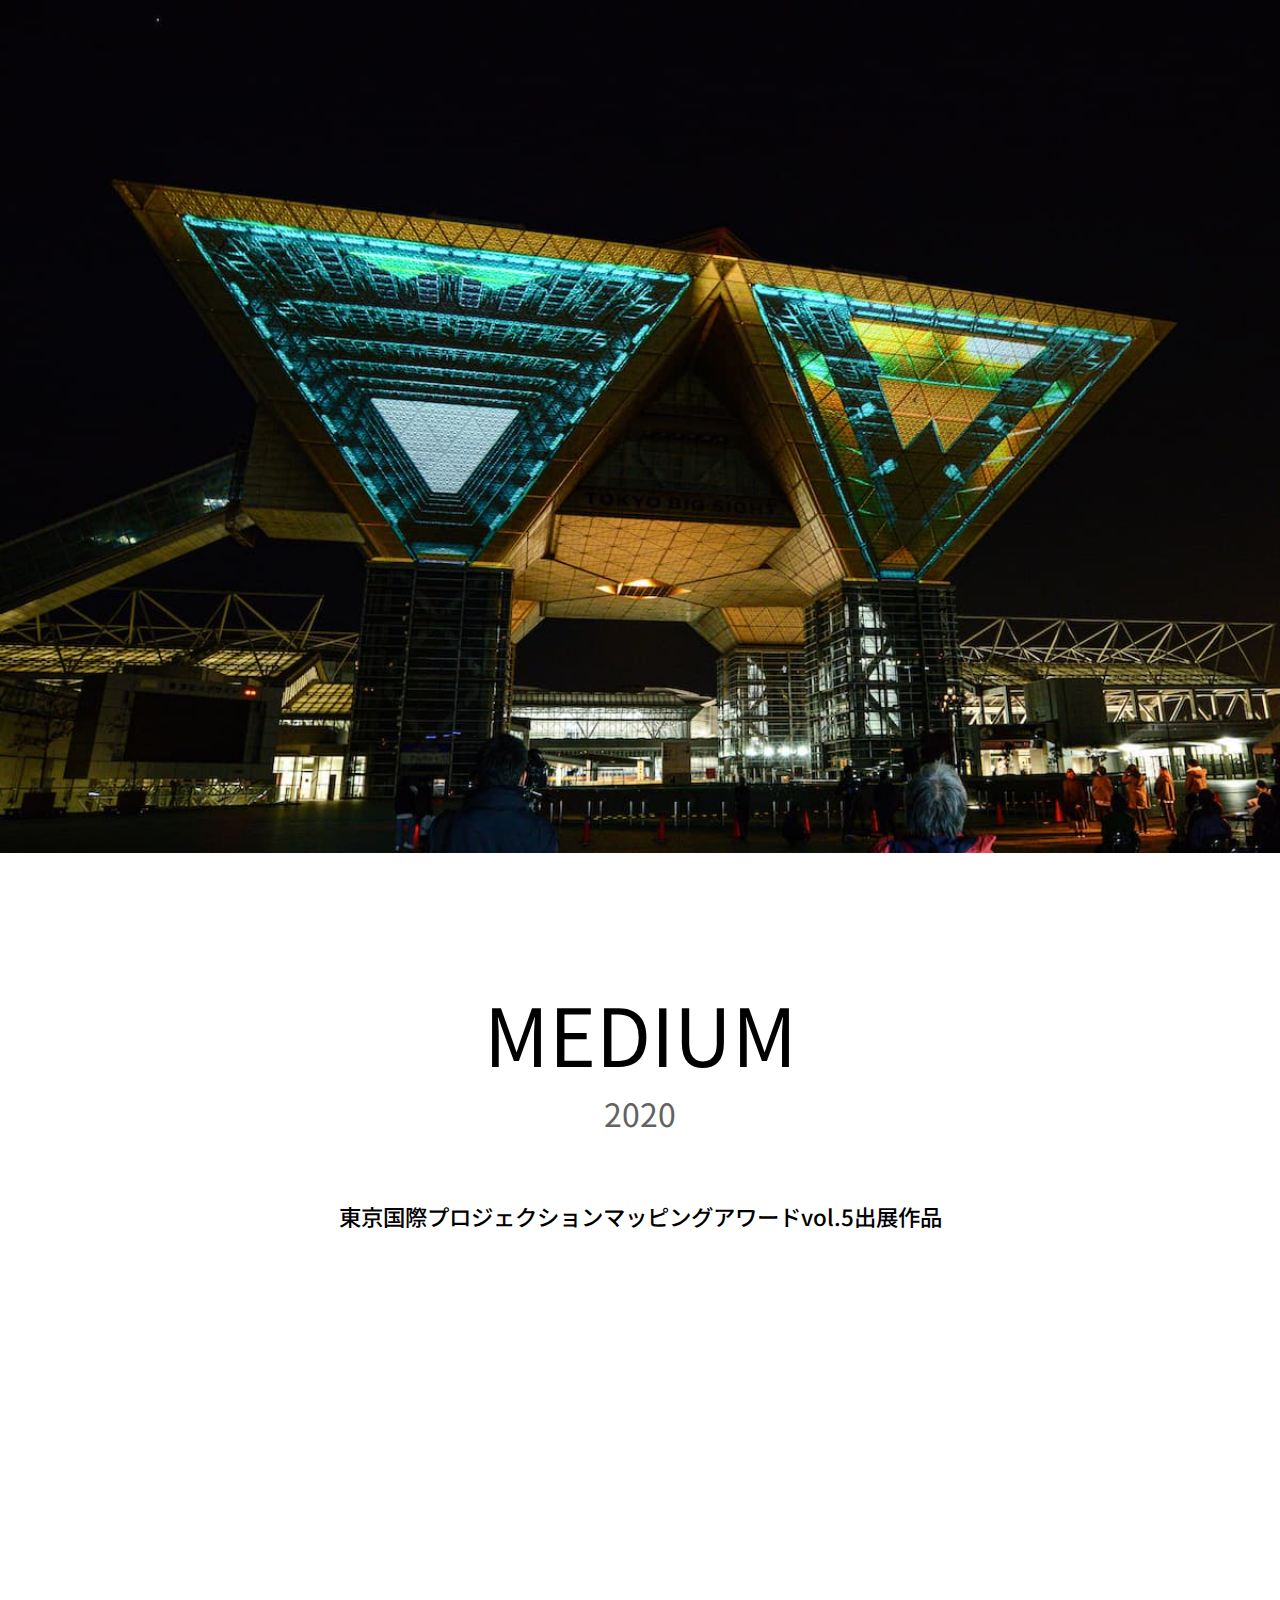
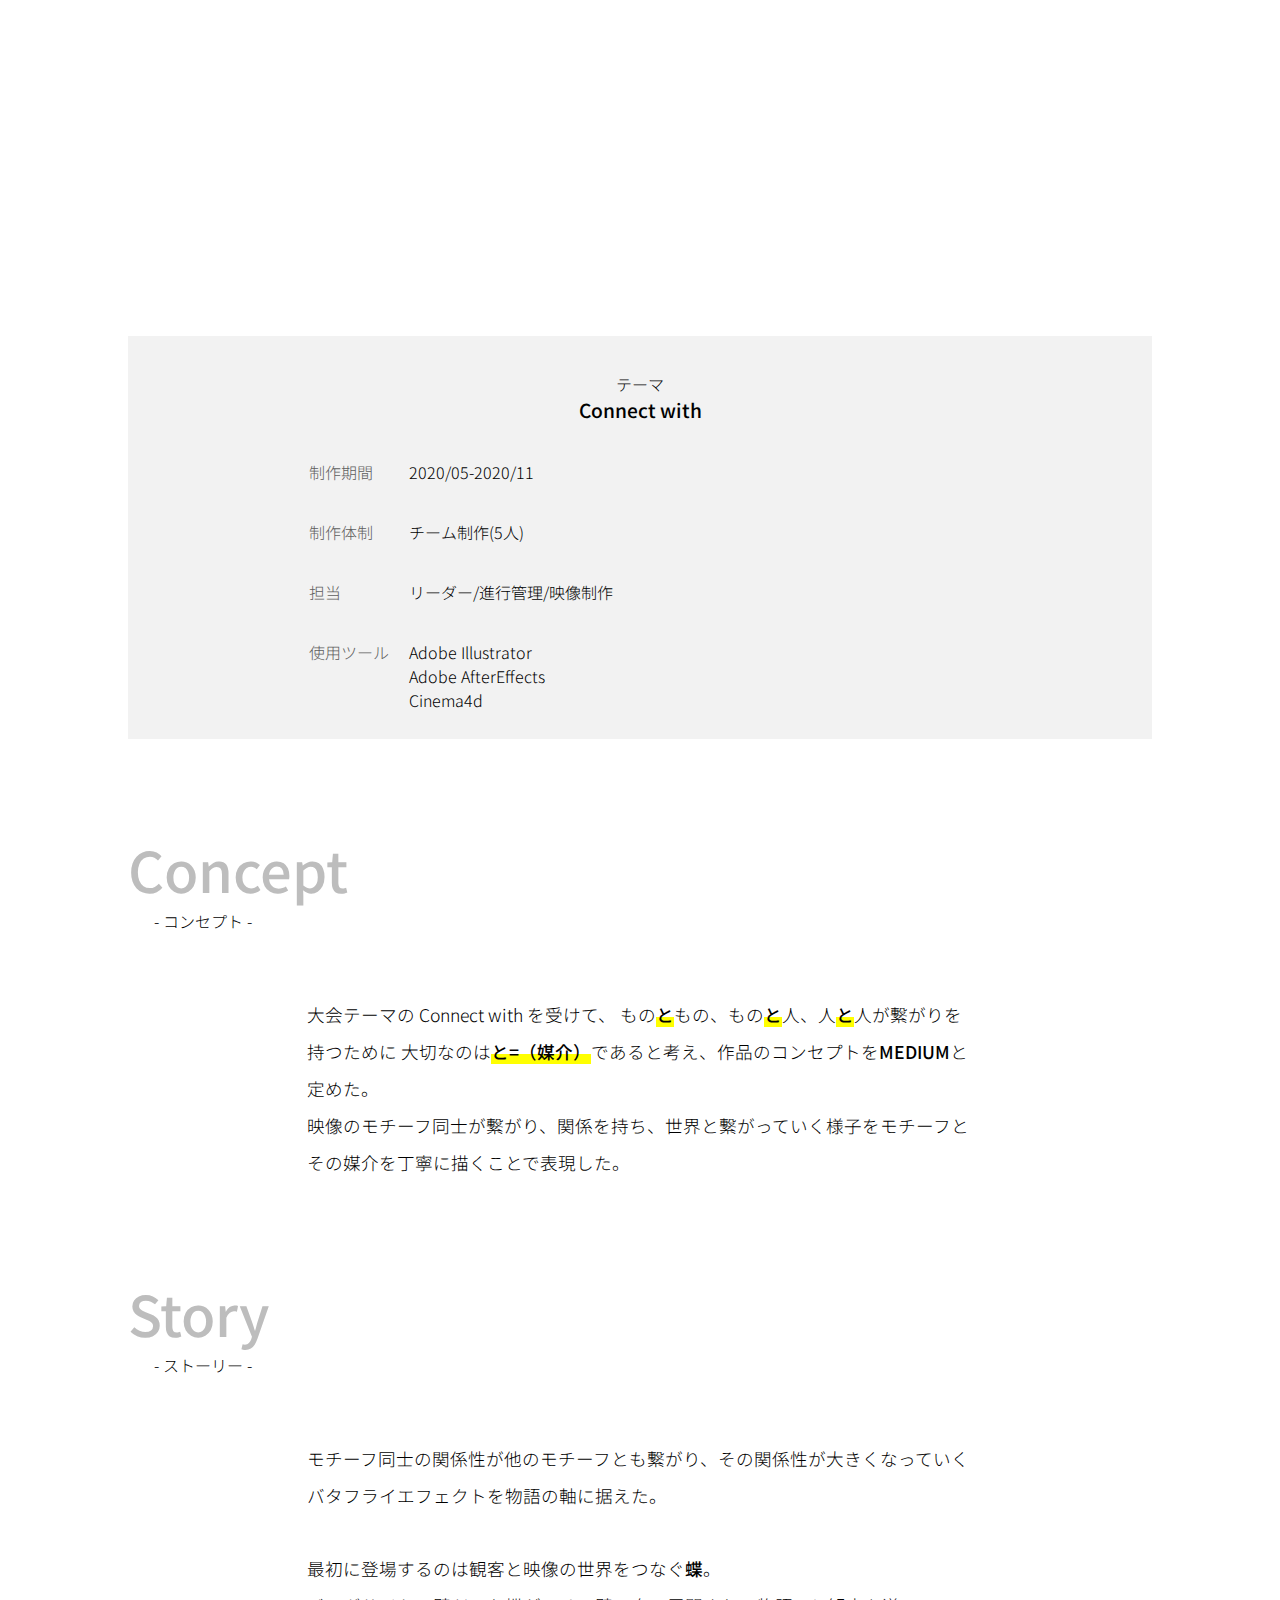
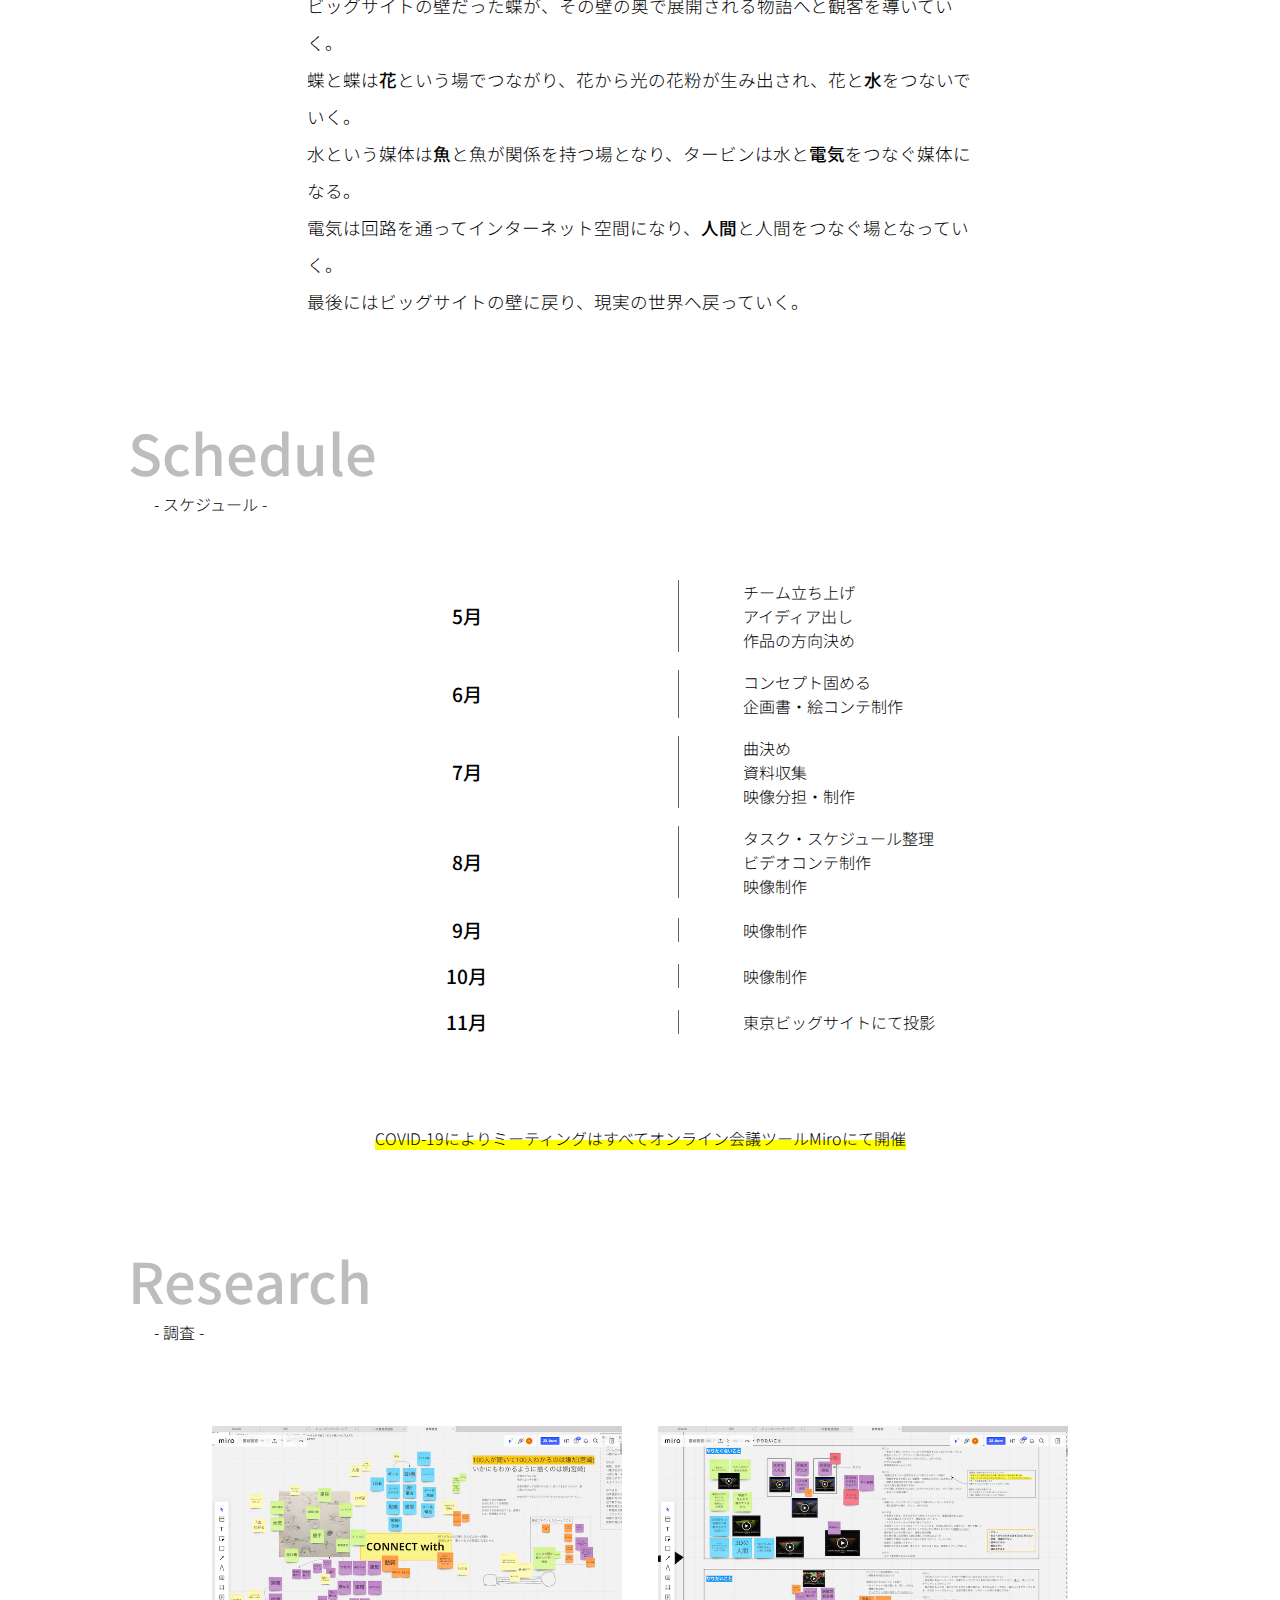
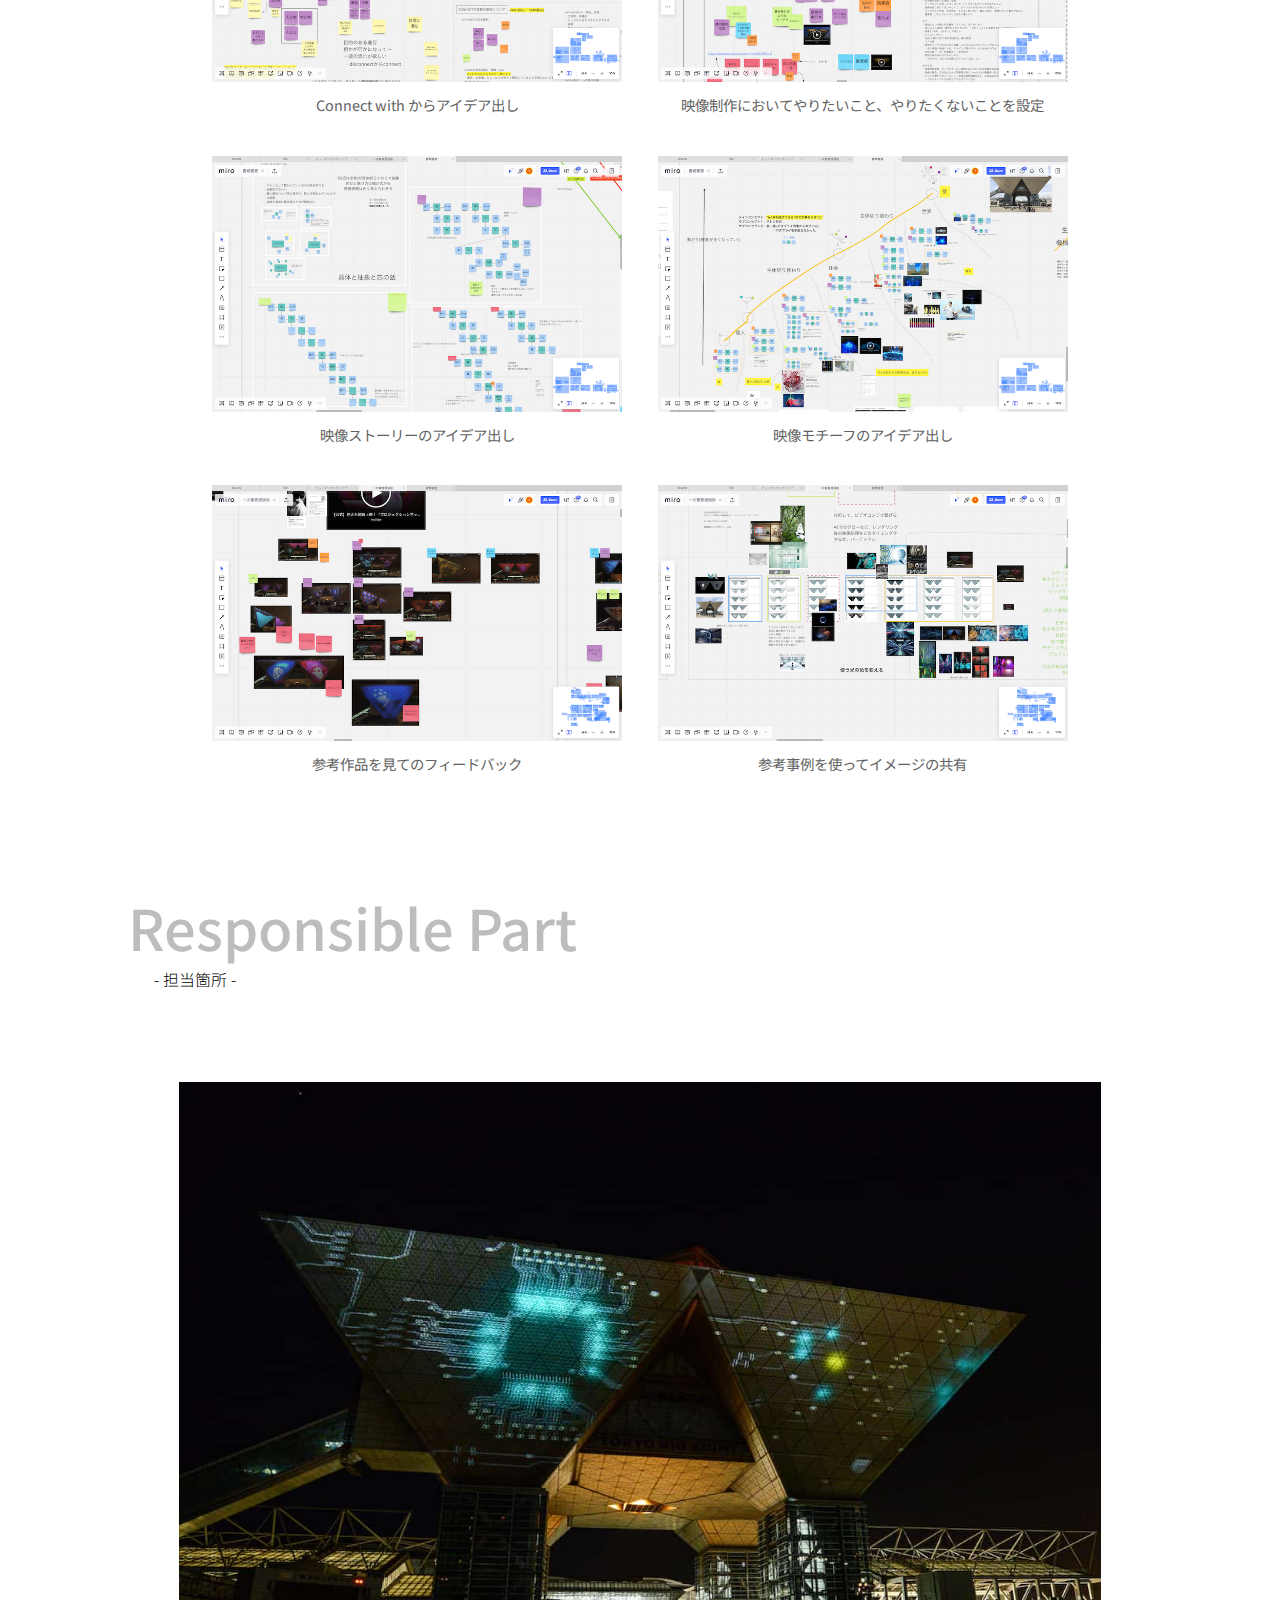
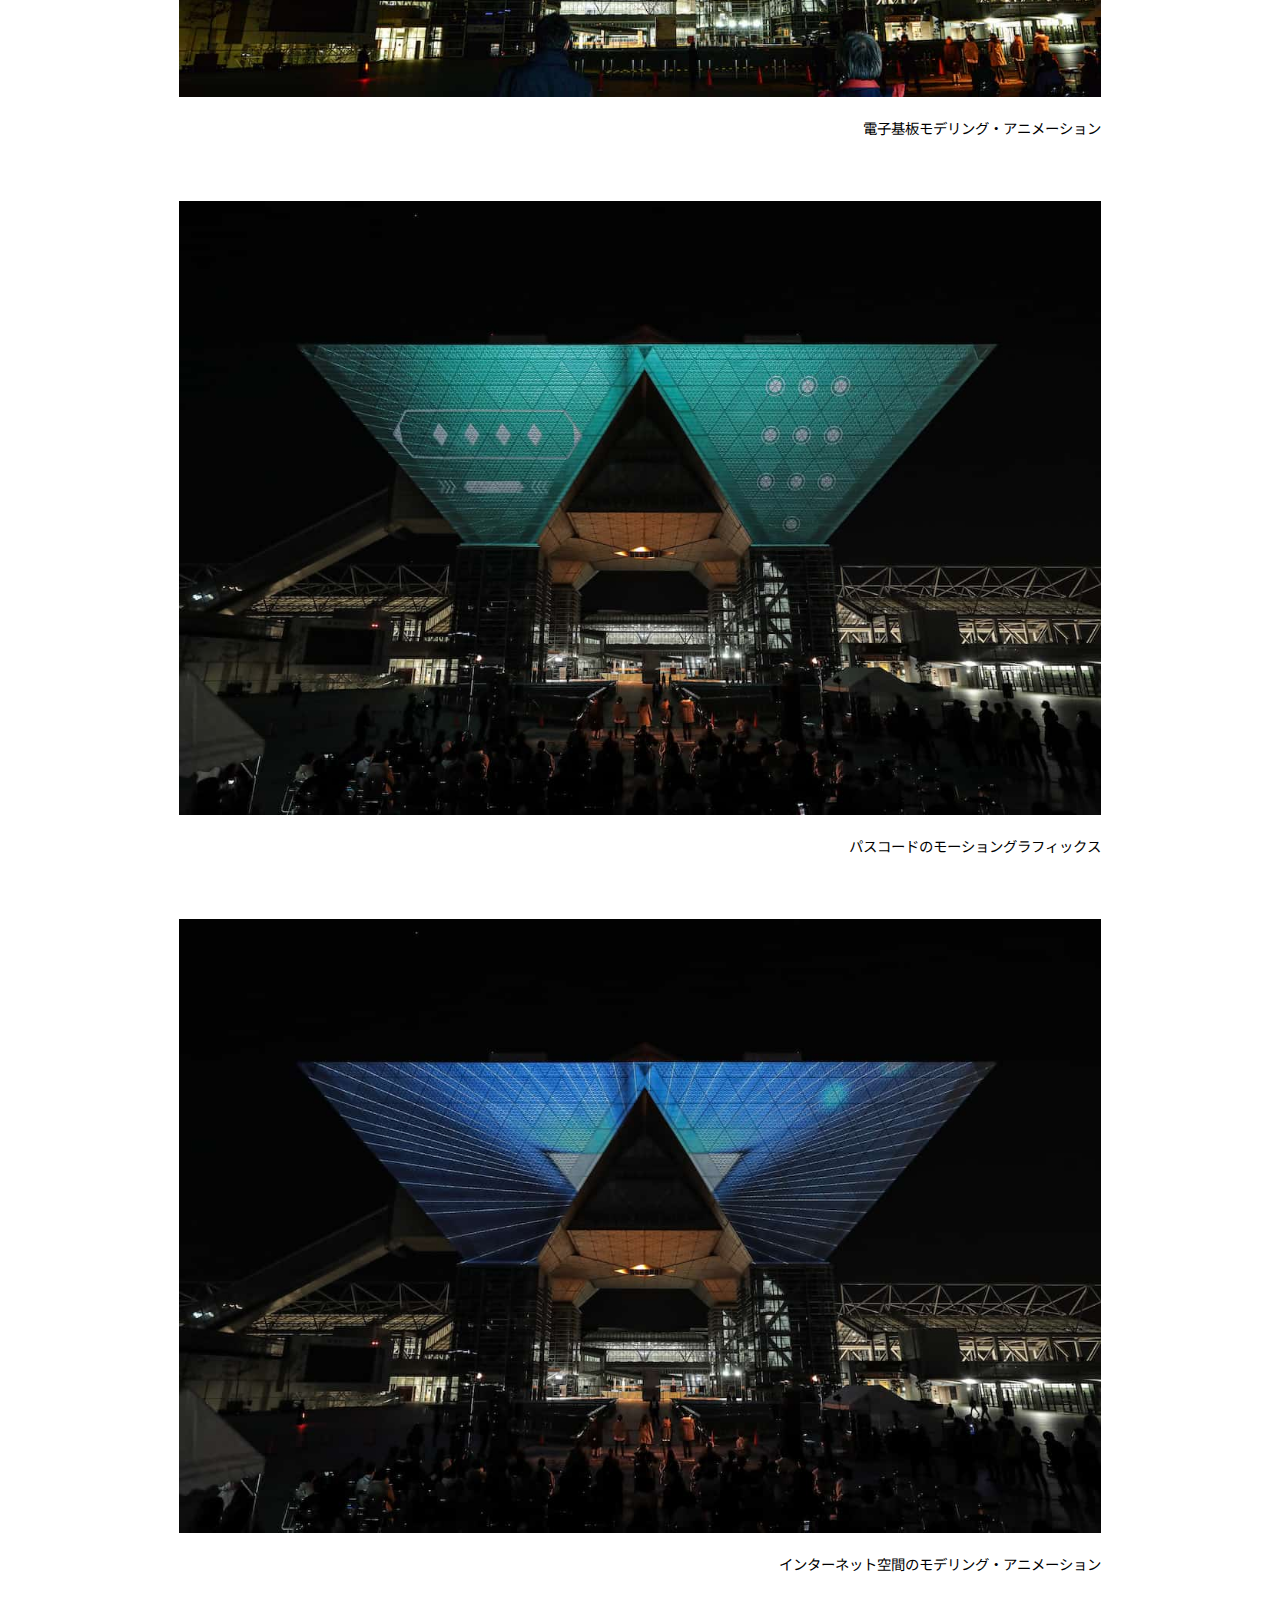
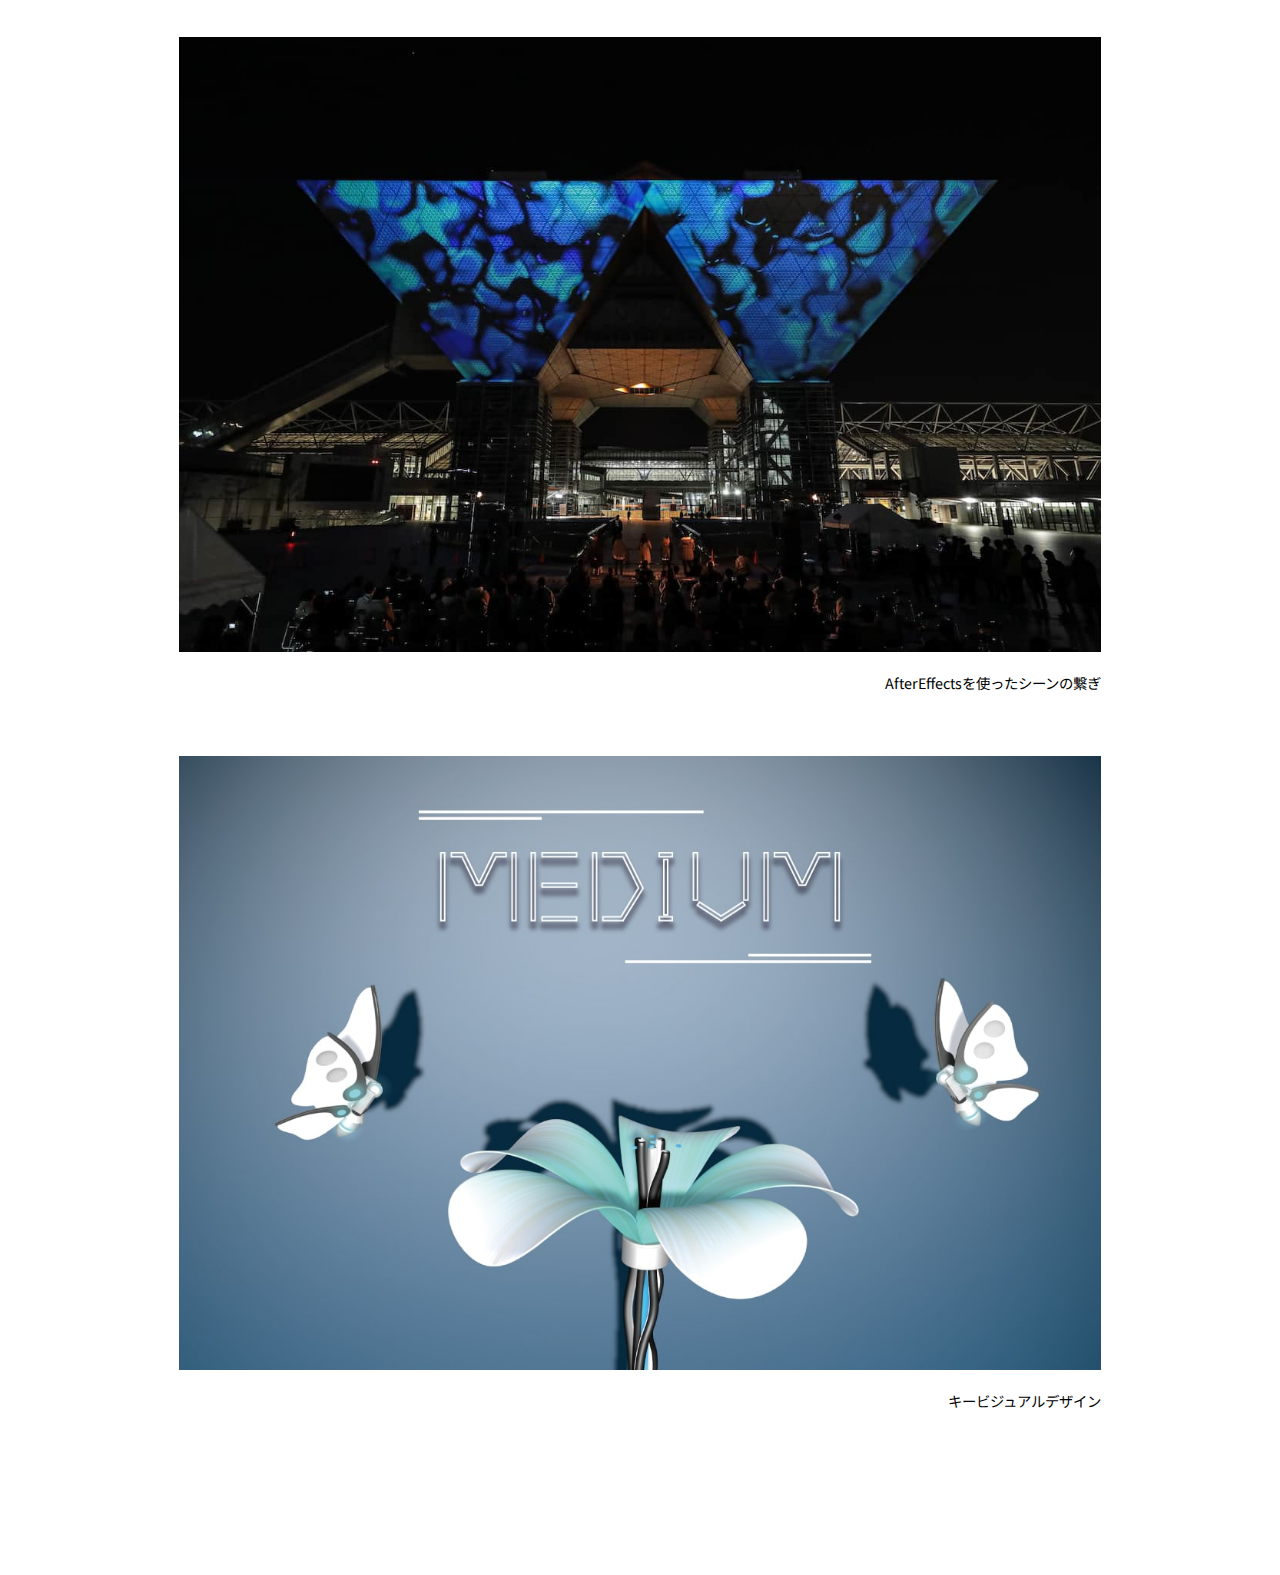
<file: html/medium.html>
<!DOCTYPE html>
<html lang="ja">

<head>
    <meta charset="UTF-8">
    <meta name="viewport" content="width=device-width, initial-scale=1" />
    <meta name="description" content="MEDIUM page">
    <title>Yuko Miyazaki / MEDIUM</title>

    <!-- フォント読み込み -->
    <link rel="preconnect" href="https://fonts.googleapis.com">
    <link rel="preconnect" href="https://fonts.gstatic.com" crossorigin>
    <link
        href="https://fonts.googleapis.com/css2?family=Josefin+Slab&family=Noto+Sans+JP:wght@300;400;500;700&family=Noto+Serif+JP:wght@300&display=swap"
        rel="stylesheet">

    <link rel="stylesheet" href="../css/works.css">
</head>

<body>
    <div id="back_to_top">
        <a href="../index.html">
            <div class="arrow">Top</div>
        </a>
    </div>
    <div id="top">
        <img src="../image/medium/top.jpg" alt="東京国際プロジェクションマッピングアワード出展作品">
    </div>
    <div id="title">
        <h1>MEDIUM</h1>
        <p class="year">2020</p>
    </div>
    <div id="caption">
        東京国際プロジェクションマッピングアワードvol.5出展作品
    </div>
    <div class="inner_wrapper">

        <div class="movie">
            <!-- YouTube 埋め込み -->
            <iframe src="https://www.youtube.com/embed/gE7JMsnZ4Uc?rel=0" title="YouTube video player" frameborder="0"
                allow="accelerometer; autoplay; clipboard-write; encrypted-media; gyroscope; picture-in-picture"
                allowfullscreen></iframe>
        </div>
        <div id="explanation">
            <div id="theme">
                <div>
                    <p>テーマ</p>
                    <span>Connect with</span>
                </div>
            </div>
            <div id="exp_detail">
                <div class="exp_item">
                    <div class="midashi">
                        <p>制作期間</p>
                    </div>
                    <div class="info">
                        <p>2020/05-2020/11</p>
                    </div>
                </div>
                <div class="exp_item">
                    <div class="midashi">
                        <p>制作体制</p>
                    </div>
                    <div class="info">
                        <p>チーム制作(5人)</p>
                    </div>
                </div>
                <div class="exp_item">
                    <div class="midashi">
                        <p>担当</p>
                    </div>
                    <div class="info">
                        <p>リーダー/進行管理/映像制作</p>
                    </div>
                </div>
                <div class="exp_item">
                    <div class="midashi">
                        <p>使用ツール</p>
                    </div>
                    <div class="info">
                        <p>
                            Adobe Illustrator<br>
                            Adobe AfterEffects<br>
                            Cinema4d
                        </p>
                    </div>
                </div>
            </div>
        </div>
        <div id="concept" class="content">
            <div class="each_title">
                <span class="en_title">Concept</span><br>
                <span class="ja_title">- コンセプト -</span>
            </div>
            <div class="concept_text main_text text_wrapper">
                <p>
                    大会テーマの Connect with を受けて、
                    もの<span class="under bold">と</span>もの、もの<span class="under bold">と</span>人、人<span class="under bold">と</span>人が繋がりを持つために
                    大切なのは<span class="under bold">と=（媒介）</span>であると考え、作品のコンセプトを<span class="bold">MEDIUM</span>と定めた。<br>
                    映像のモチーフ同士が繋がり、関係を持ち、世界と繋がっていく様子をモチーフとその媒介を丁寧に描くことで表現した。
                </p>
            </div>
        </div>
        <div id="story" class="content">
            <div class="each_title">
                <span class="en_title">Story</span><br>
                <span class="ja_title">- ストーリー -</span>
            </div>
            <div class="story_text main_text text_wrapper">
                <p>
                    モチーフ同士の関係性が他のモチーフとも繋がり、その関係性が大きくなっていくバタフライエフェクトを物語の軸に据えた。<br>
                    <br>
                    最初に登場するのは観客と映像の世界をつなぐ<span class="bold">蝶</span>。<br>
                    ビッグサイトの壁だった蝶が、その壁の奥で展開される物語へと観客を導いていく。<br>
                    蝶と蝶は<span class="bold">花</span>という場でつながり、花から光の花粉が生み出され、花と<span class="bold">水</span>をつないでいく。<br>
                    水という媒体は<span class="bold">魚</span>と魚が関係を持つ場となり、タービンは水と<span class="bold">電気</span>をつなぐ媒体になる。<br>
                    電気は回路を通ってインターネット空間になり、<span class="bold">人間</span>と人間をつなぐ場となっていく。<br>
                    最後にはビッグサイトの壁に戻り、現実の世界へ戻っていく。
                </p>
            </div>
        </div>
        <div id="schedule" class="content">
            <div class="each_title">
                <span class="en_title">Schedule</span><br>
                <span class="ja_title">- スケジュール -</span>
            </div>
            <div class="schedule_text">
                <div class="schedule_item">
                    <div class="month">
                        <p>5月</p>
                    </div>
                    <div class="what_did">
                        <p>チーム立ち上げ</p>
                        <p>アイディア出し</p>
                        <p>作品の方向決め</p>
                    </div>
                </div>
                <div class="schedule_item">
                    <div class="month">
                        <p>6月</p>
                    </div>
                    <div class="what_did">
                        <p>コンセプト固める</p>
                        <p>企画書・絵コンテ制作</p>
                    </div>
                </div>
                <div class="schedule_item">
                    <div class="month">
                        <p>7月</p>
                    </div>
                    <div class="what_did">
                        <p>曲決め</p>
                        <p>資料収集</p>
                        <p>映像分担・制作</p>
                    </div>
                </div>
                <div class="schedule_item">
                    <div class="month">
                        <p>8月</p>
                    </div>
                    <div class="what_did">
                        <p>タスク・スケジュール整理</p>
                        <p>ビデオコンテ制作</p>
                        <p>映像制作</p>
                    </div>
                </div>
                <div class="schedule_item">
                    <div class="month">
                        <p>9月</p>
                    </div>
                    <div class="what_did">
                        <p>映像制作</p>
                    </div>
                </div>
                <div class="schedule_item">
                    <div class="month">
                        <p>10月</p>
                    </div>
                    <div class="what_did">
                        <p>映像制作</p>
                    </div>
                </div>
                <div class="schedule_item">
                    <div class="month">
                        <p>11月</p>
                    </div>
                    <div class="what_did">
                        <p>東京ビッグサイトにて投影</p>
                    </div>
                </div>
            </div>
            <p class="miro"><span class="under">COVID-19によりミーティングはすべてオンライン会議ツールMiroにて開催</span></p>
        </div>
        <div id="research" class="content">
            <div class="each_title">
                <span class="en_title">Research</span><br>
                <span class="ja_title">- 調査 -</span>
            </div>
            <div class="research_text main_text">
                <ul class="col_list">
                    <li class="twocol_container">
                        <div class="middle_image_container">
                            <img src="../image/medium/research1.png" alt="Miroのスクリーンショット">
                            <p>Connect with からアイデア出し</p>
                        </div>
                    </li>
                    <li class="twocol_container">
                        <div class="middle_image_container">
                            <img src="../image/medium/research2.png" alt="Miroのスクリーンショット">
                            <p>映像制作においてやりたいこと、やりたくないことを設定</p>
                        </div>
                    </li>
                    <li class="twocol_container">
                        <div class="middle_image_container">
                            <img src="../image/medium/research3.png" alt="Miroのスクリーンショット">
                            <p>映像ストーリーのアイデア出し</p>
                        </div>
                    </li>
                    <li class="twocol_container">
                        <div class="middle_image_container">
                            <img src="../image/medium/research4.png" alt="Miroのスクリーンショット">
                            <p>映像モチーフのアイデア出し</p>
                        </div>
                    </li>
                    <li class="twocol_container">
                        <div class="middle_image_container">
                            <img src="../image/medium/research5.png" alt="Miroのスクリーンショット">
                            <p>参考作品を見てのフィードバック</p>
                        </div>
                    </li>
                    <li class="twocol_container">
                        <div class="middle_image_container">
                            <img src="../image/medium/research6.png" alt="Miroのスクリーンショット">
                            <p>参考事例を使ってイメージの共有</p>
                        </div>
                    </li>
                </ul>
            </div>
        </div>
        <div id="responsible_part" class="content">
            <div class="each_title">
                <span class="en_title">Responsible Part</span><br>
                <span class="ja_title">- 担当箇所 -</span>
            </div>
            <div class="responsible_text main_text">

                <ul class="col_list">
                    <li class="onecol_container resp_con">
                        <div class="right_image_container">
                            <img src="../image/medium/03.jpg" alt="電子基板アニメーション">
                            <p>電子基板モデリング・アニメーション</p>
                        </div>
                    </li>
                    <li class="onecol_container resp_con">
                        <div class="right_image_container">
                            <img src="../image/medium/04.jpg" alt="パスコードのモーショングラフィックス">
                            <p>パスコードのモーショングラフィックス</p>
                        </div>                        
                    </li>
                    <li class="onecol_container resp_con">
                        <div class="right_image_container">
                            <img src="../image/medium/05.jpg" alt="インターネット空間">
                            <p>インターネット空間のモデリング・アニメーション</p>    
                        </div>
                    </li>
                    <li class="onecol_container resp_con">
                        <div class="right_image_container">
                            <img src="../image/medium/06.jpg" alt="AfterEffectsを使ったシーンの繋ぎ">
                            <p>AfterEffectsを使ったシーンの繋ぎ</p>    
                        </div>
                    </li>
                    <li class="onecol_container resp_con">
                        <div class="right_image_container">
                            <img src="../image/medium/07.jpg" alt="メインビジュアル">
                            <p>キービジュアルデザイン</p>    
                        </div>
                    </li>
                </ul>
            </div>
        </div>
    </div>
</body>

</html>
</file>
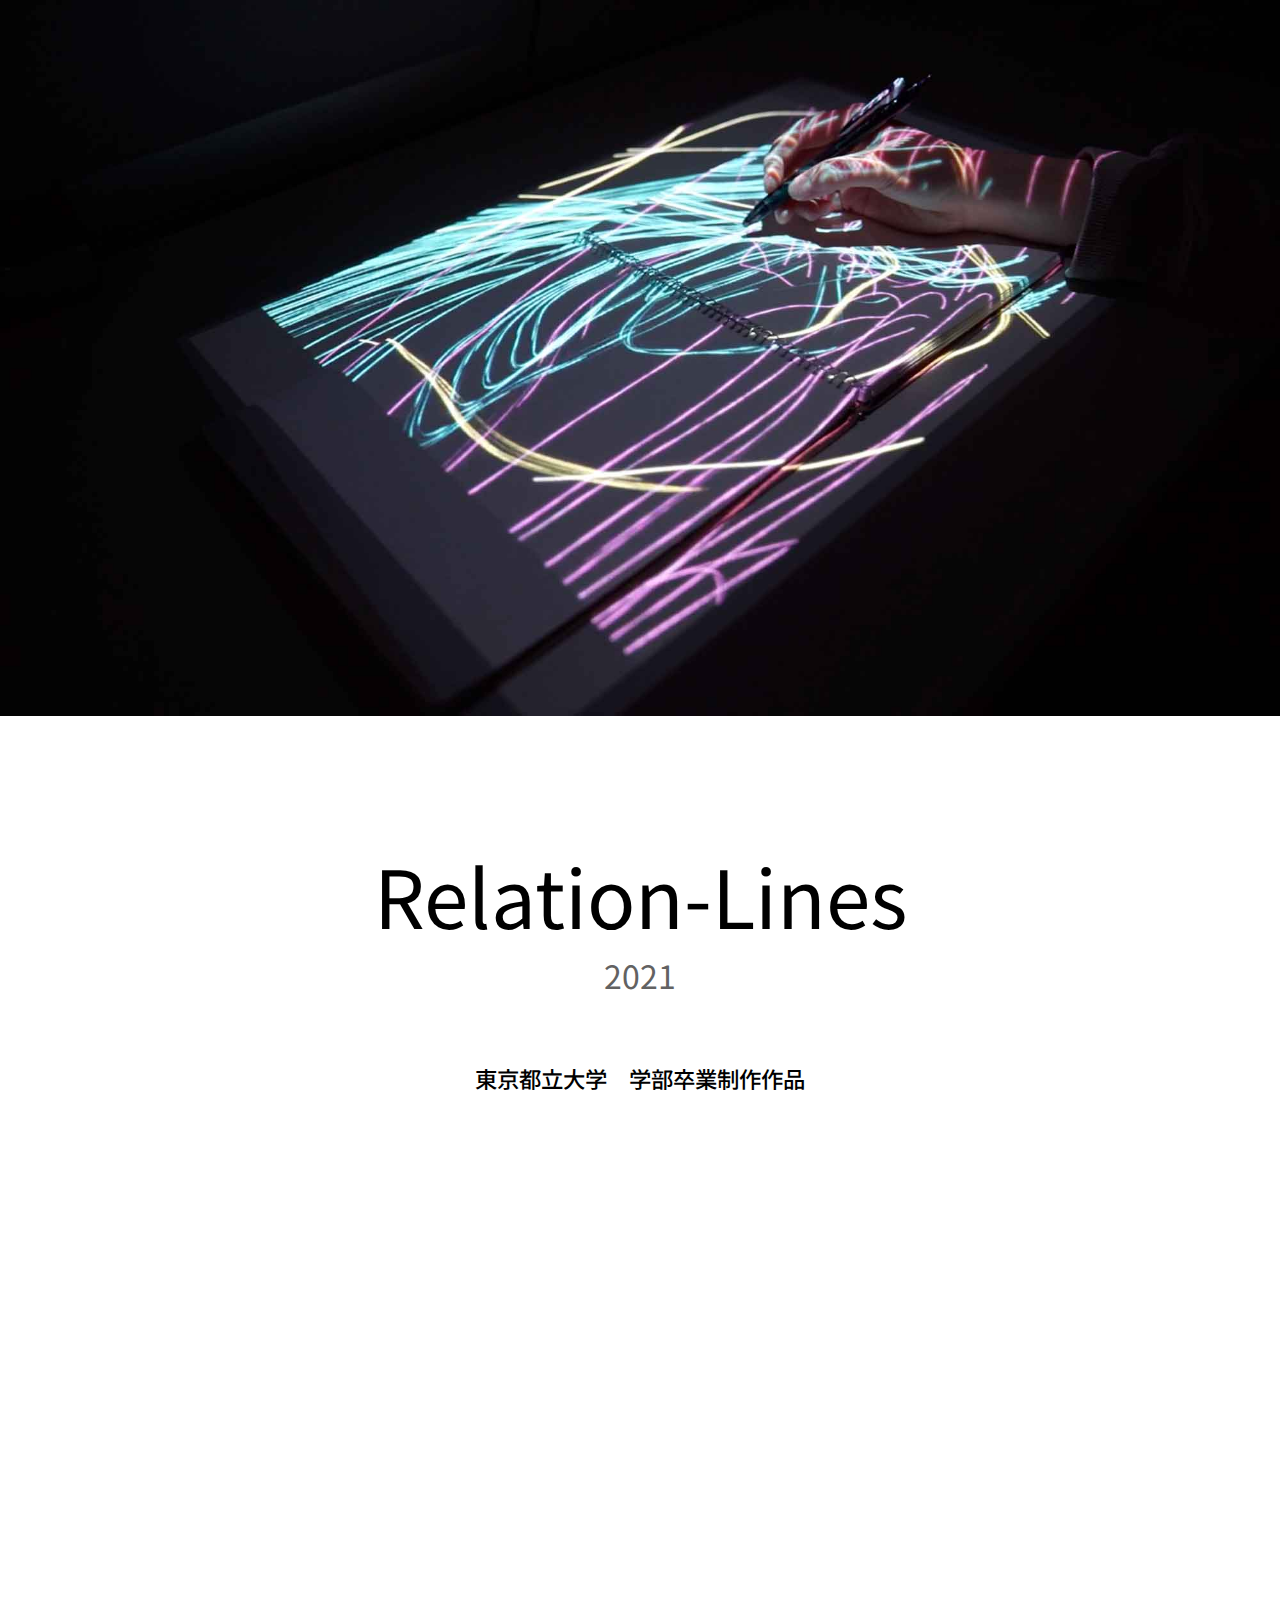
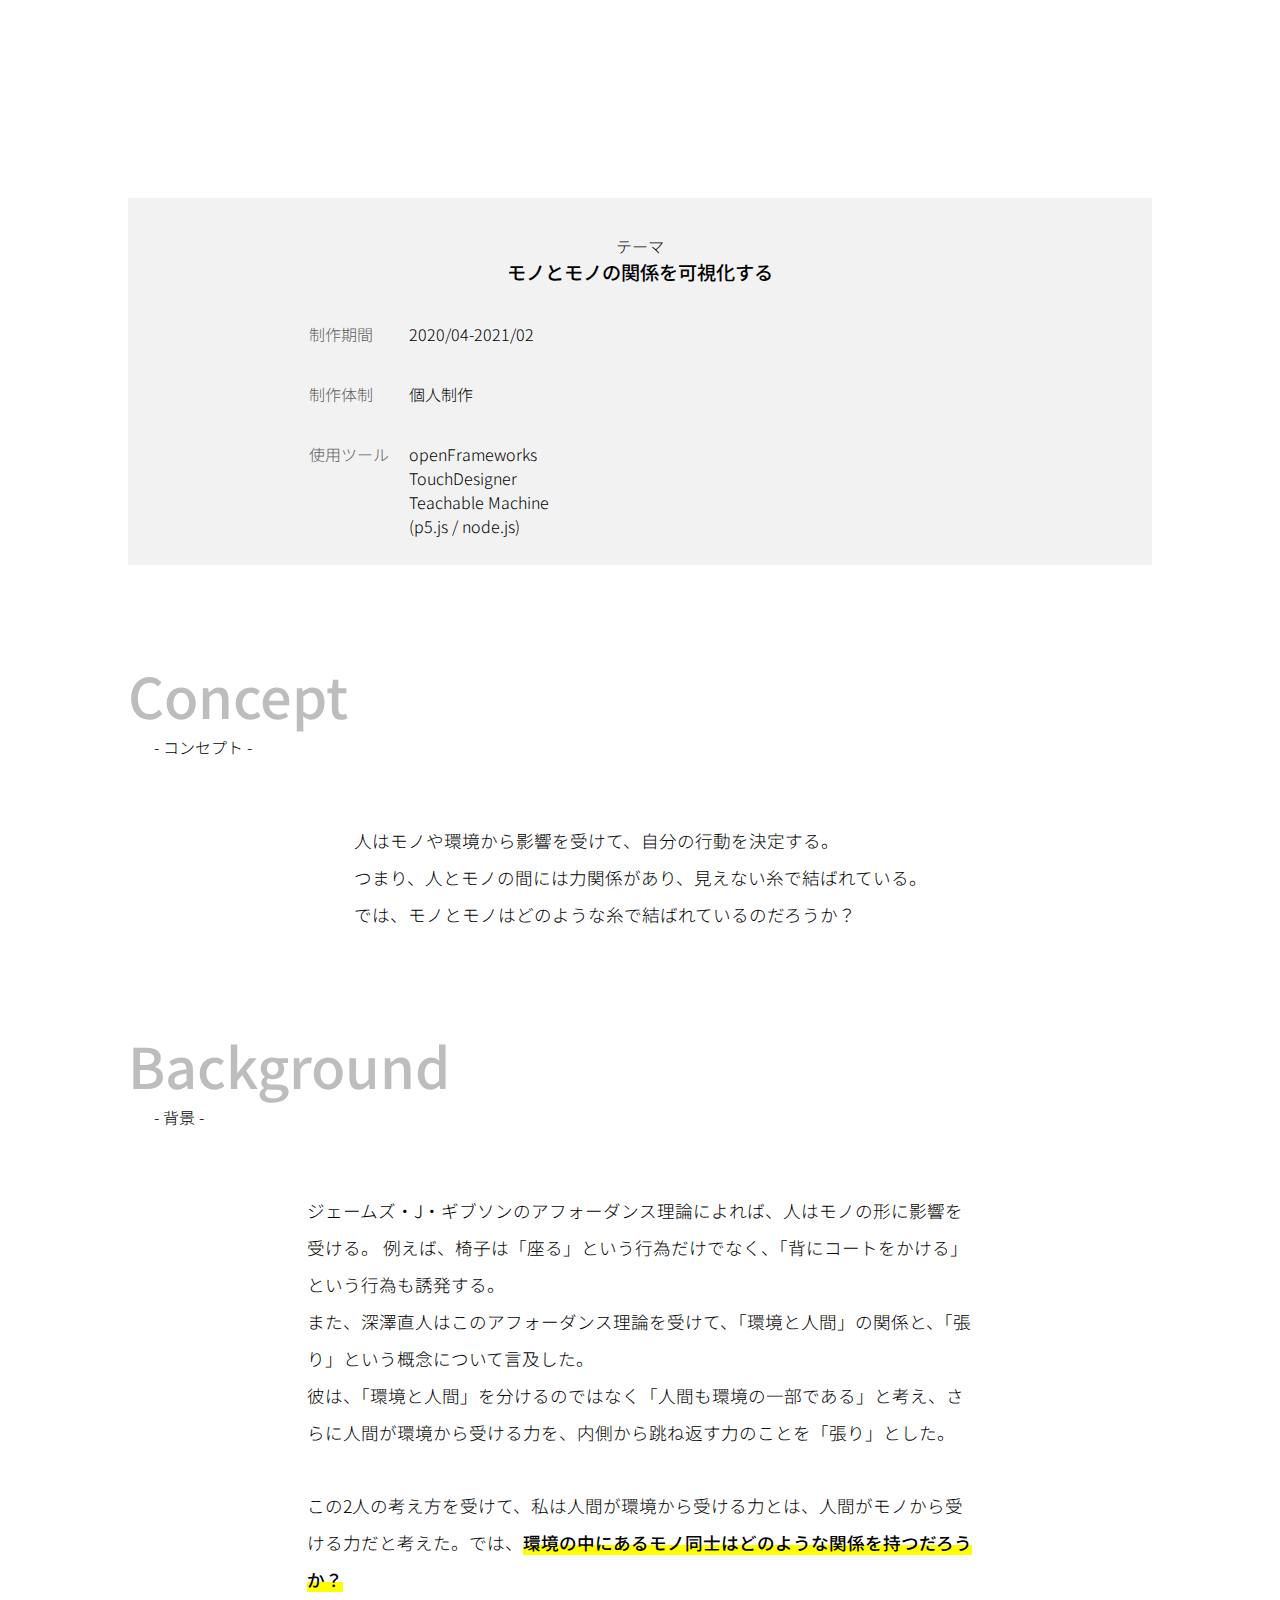
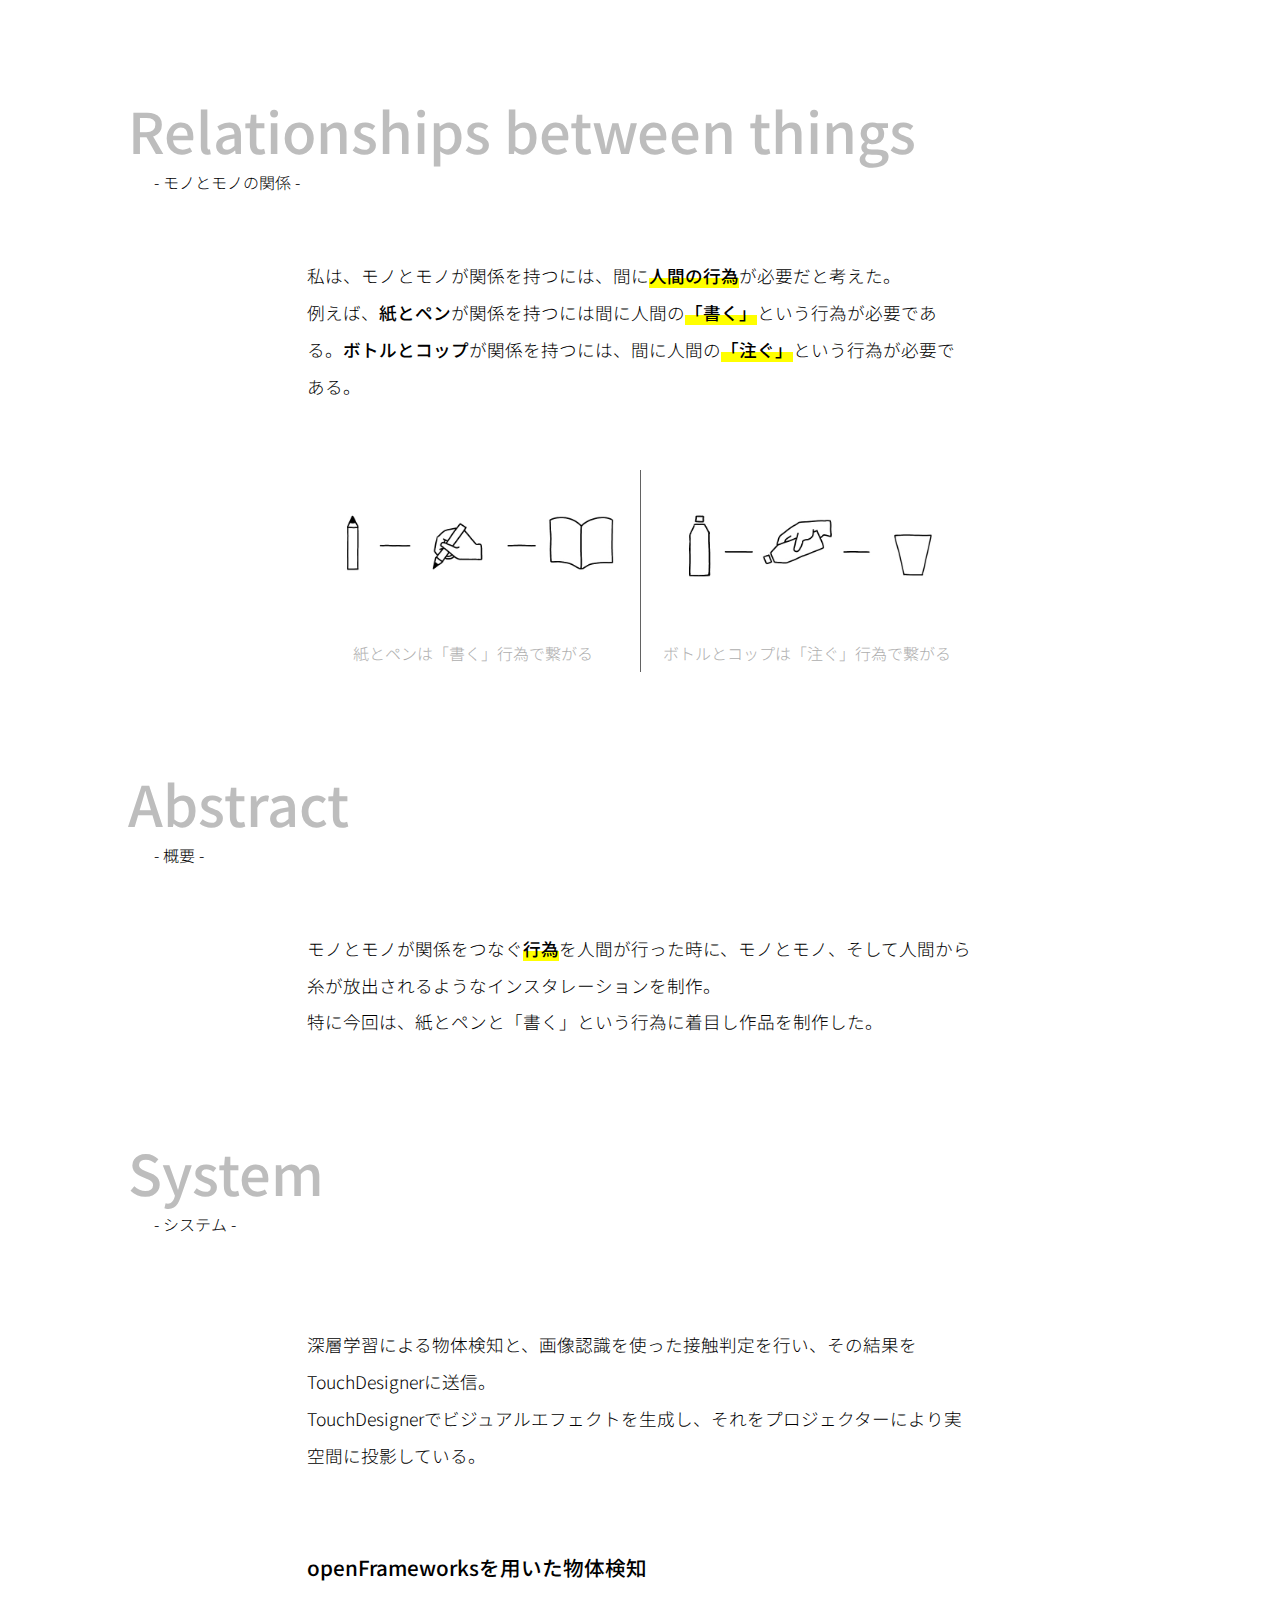
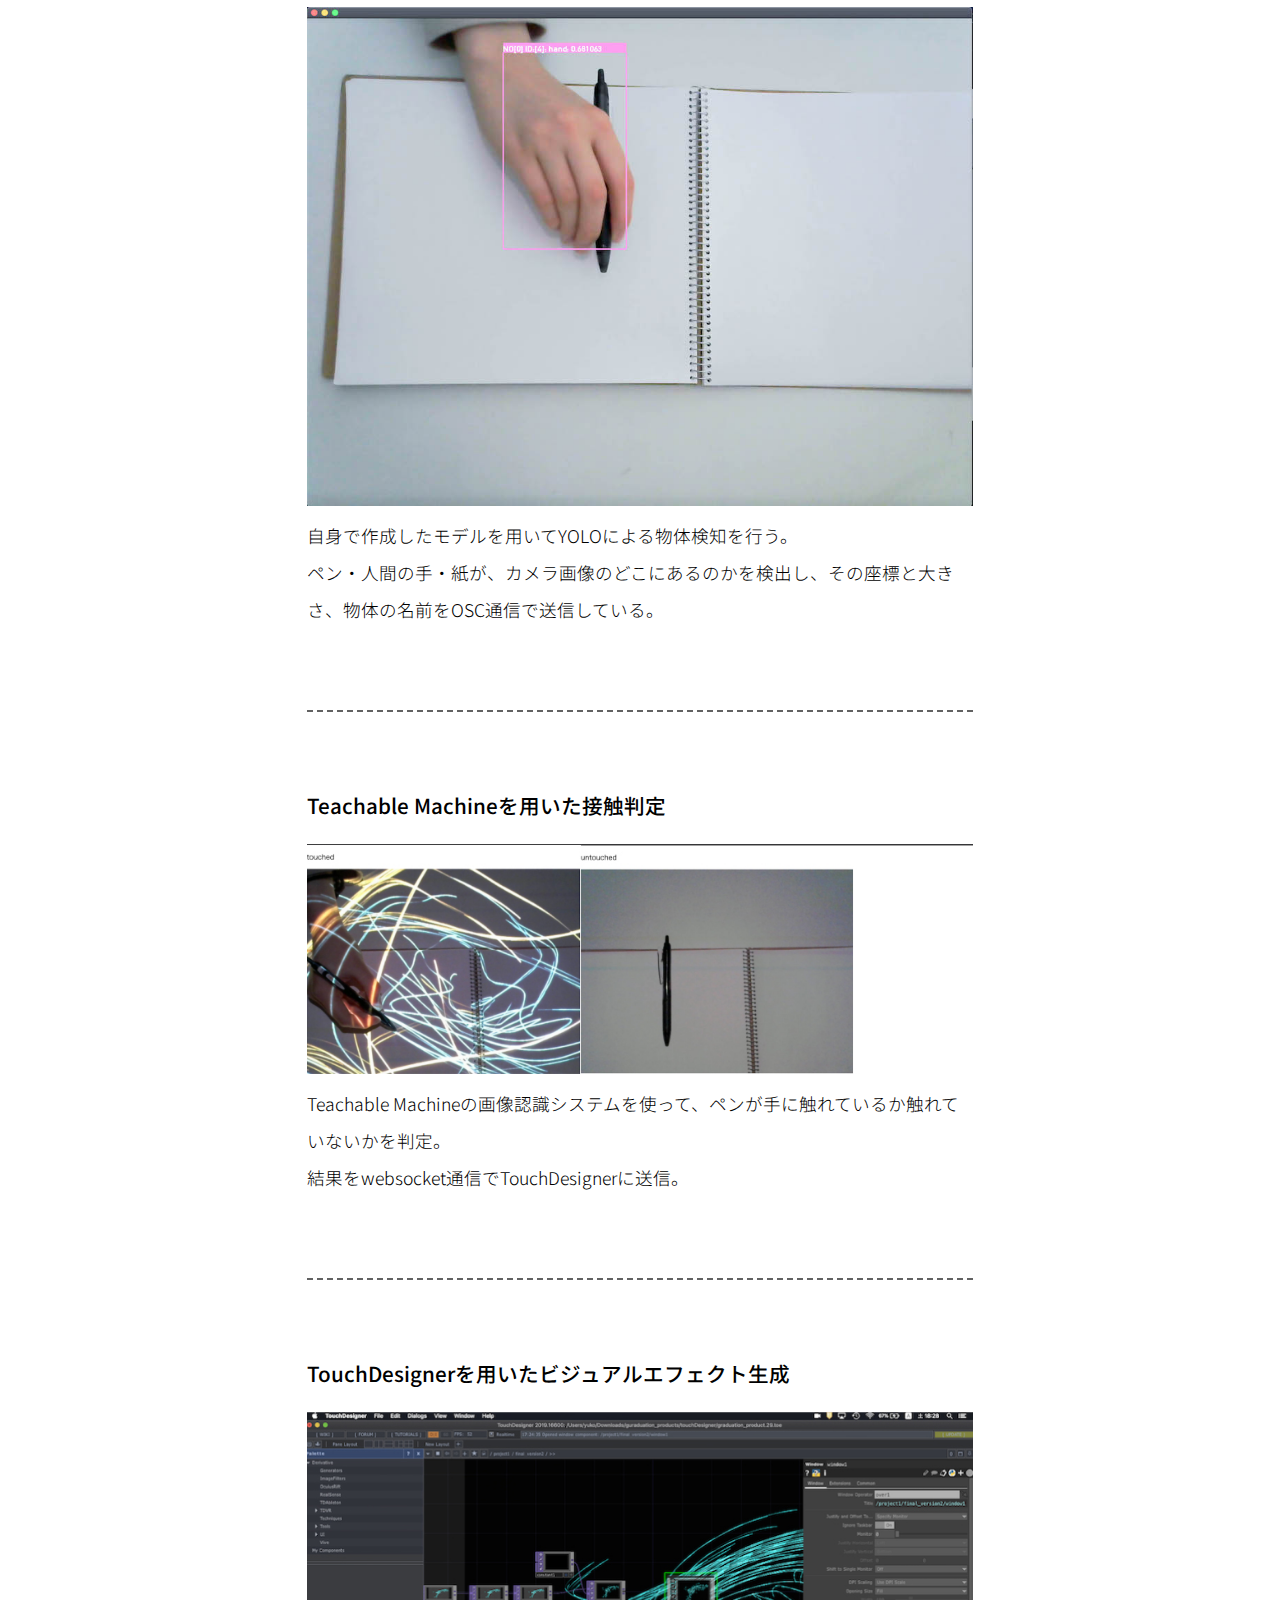
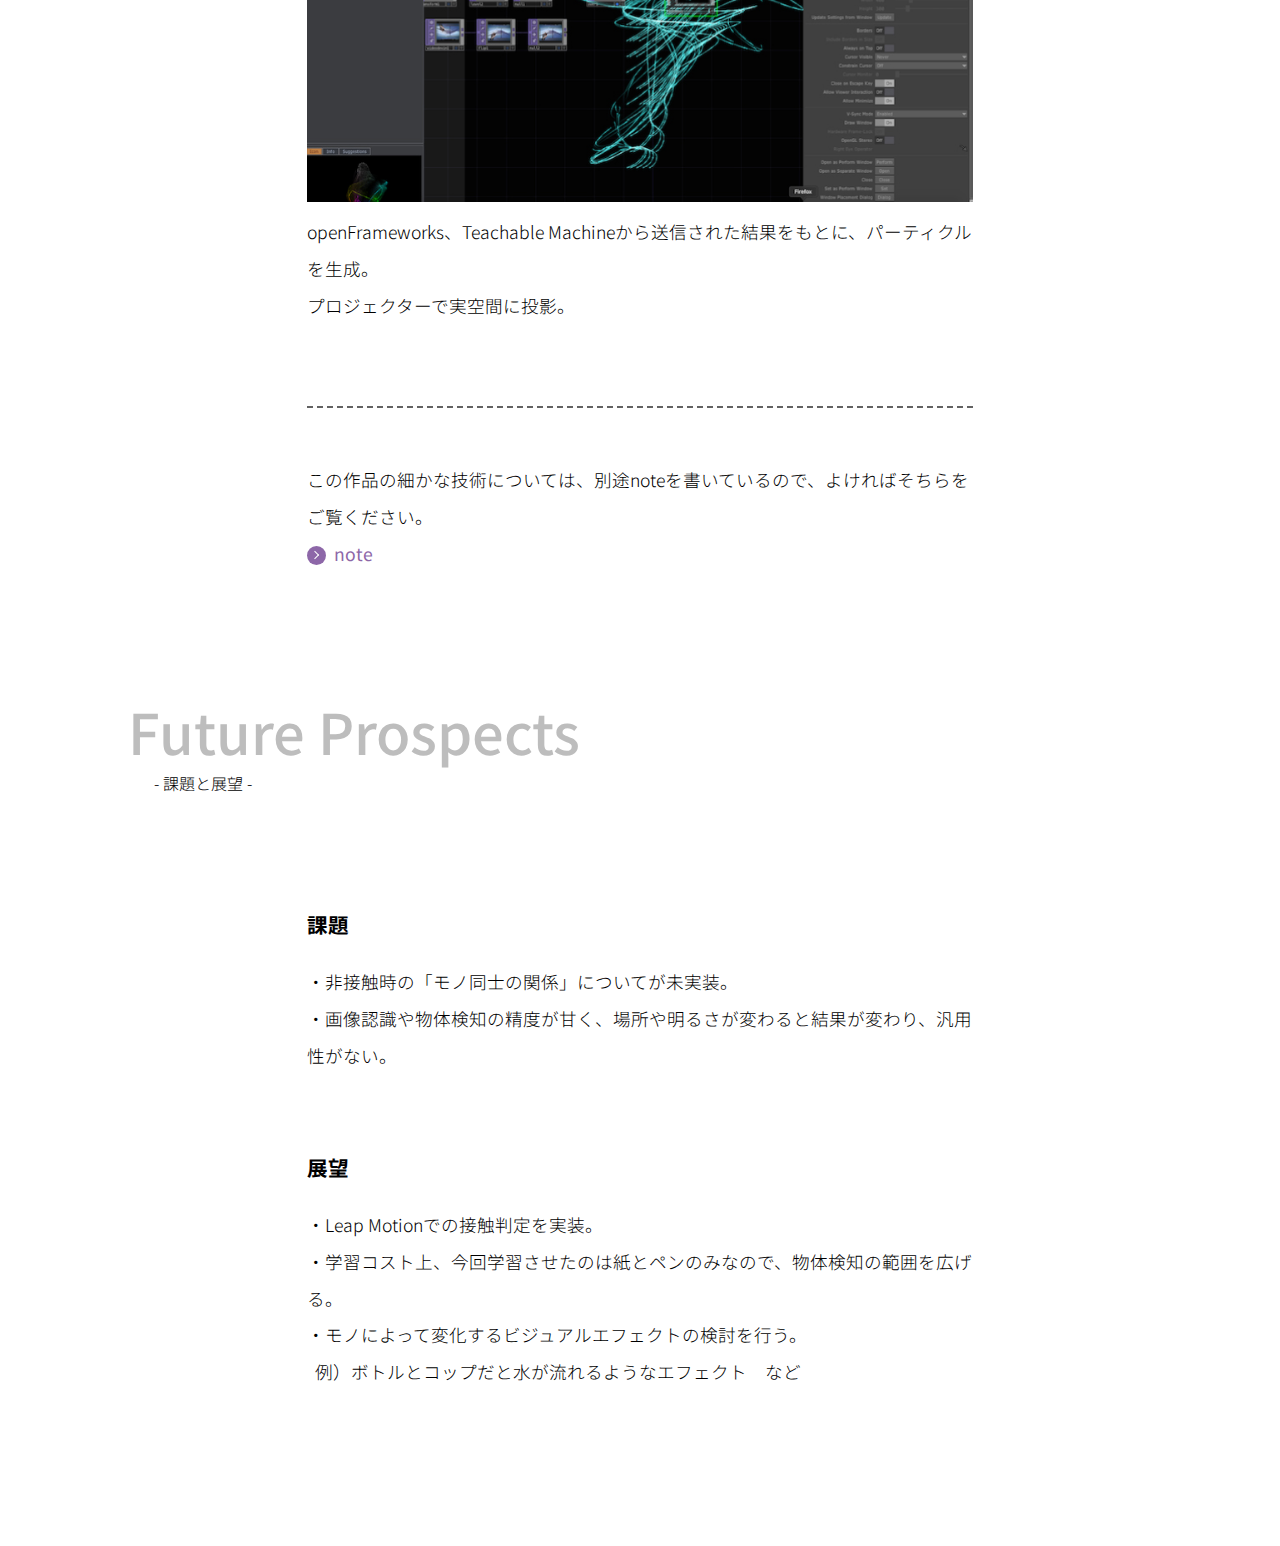
<file: html/relation_lines.html>
<!DOCTYPE html>
<html lang="ja">

<head>
    <meta charset="UTF-8">
    <meta name="viewport" content="width=device-width, initial-scale=1" />
    <meta name="description" content="Relation-Lines page">
    <title>Yuko Miyazaki / Relation-Lines</title>

    <!-- フォント読み込み -->
    <link rel="preconnect" href="https://fonts.googleapis.com">
    <link rel="preconnect" href="https://fonts.gstatic.com" crossorigin>
    <link
        href="https://fonts.googleapis.com/css2?family=Josefin+Slab&family=Noto+Sans+JP:wght@300;400;500;700&family=Noto+Serif+JP:wght@300&display=swap"
        rel="stylesheet">

    <link rel="stylesheet" href="../css/works.css">
</head>

<body>
    <div id="back_to_top">
        <a href="../index.html">
            <div class="arrow">Top</div>
        </a>
    </div>
    <div id="top">
        <img src="../image/relation_lines/02.jpg" alt="東京都立大学学部卒業制作作品">
    </div>
    <div id="title">
        <h1>Relation-Lines</h1>
        <p class="year">2021</p>
    </div>
    <div id="caption">
        東京都立大学　学部卒業制作作品
    </div>
    <div class="inner_wrapper">

        <div class="movie">
            <iframe width="560" height="315" src="https://www.youtube.com/embed/hdtpZ2w78Aw?rel=0" title="YouTube video player" frameborder="0" allow="accelerometer; autoplay; clipboard-write; encrypted-media; gyroscope; picture-in-picture" allowfullscreen></iframe>
        </div>
        <div id="explanation">
            <div id="theme">
                <div>
                    <p>テーマ</p>
                    <span>モノとモノの関係を可視化する</span>
                </div>
            </div>
            <div id="exp_detail">
                <div class="exp_item">
                    <div class="midashi">
                        <p>制作期間</p>
                    </div>
                    <div class="info">
                        <p>2020/04-2021/02</p>
                    </div>
                </div>
                <div class="exp_item">
                    <div class="midashi">
                        <p>制作体制</p>
                    </div>
                    <div class="info">
                        <p>個人制作</p>
                    </div>
                </div>
                <div class="exp_item">
                    <div class="midashi">
                        <p>使用ツール</p>
                    </div>
                    <div class="info">
                        <p>
                            openFrameworks<br>
                            TouchDesigner<br>
                            Teachable Machine<br>
                            (p5.js / node.js)
                        </p>
                    </div>
                </div>
            </div> 
        </div>
        <div id="concept" class="content">
            <div class="each_title">
                <span class="en_title">Concept</span><br>
                <span class="ja_title">- コンセプト -</span>
            </div>
            <div class="concept_text main_text text_wrapper">
                <p>
                    人はモノや環境から影響を受けて、自分の行動を決定する。<br>
                    つまり、人とモノの間には力関係があり、見えない糸で結ばれている。<br>
                    では、モノとモノはどのような糸で結ばれているのだろうか？
                </p>
            </div>
        </div>
        <div id="background" class="content">
            <div class="each_title">
                <span class="en_title">Background</span><br>
                <span class="ja_title">- 背景 -</span>
            </div>
            <div class="background_text main_text text_wrapper">
                <p>
                    ジェームズ・J・ギブソンのアフォーダンス理論によれば、人はモノの形に影響を受ける。
                    例えば、椅子は「座る」という行為だけでなく、「背にコートをかける」という行為も誘発する。<br>
                    また、深澤直人はこのアフォーダンス理論を受けて、「環境と人間」の関係と、「張り」という概念について言及した。<br>
                    彼は、「環境と人間」を分けるのではなく「人間も環境の一部である」と考え、さらに人間が環境から受ける力を、内側から跳ね返す力のことを「張り」とした。<br>
                    <br>
                    この2人の考え方を受けて、私は人間が環境から受ける力とは、人間がモノから受ける力だと考えた。では、<span class="under bold">環境の中にあるモノ同士はどのような関係を持つだろうか？</span>
                </p>
            </div>
        </div>
        <div id="relatonships" class="content">
            <div class="each_title">
                <span class="en_title">Relationships between things</span><br>
                <span class="ja_title">- モノとモノの関係 -</span>
            </div>
            <div class="relationships_text main_text text_wrapper">
                <p>
                    私は、モノとモノが関係を持つには、間に<span class="under bold">人間の行為</span>が必要だと考えた。 <br>
                    例えば、<span class="bold">紙とペン</span>が関係を持つには間に人間の<span class="under bold">「書く」</span>という行為が必要である。<span class="bold">ボトルとコップ</span>が関係を持つには、間に人間の<span class="under bold">「注ぐ」</span>という行為が必要である。
                </p>
            </div>
            <div class="relationships_text2 main_text text_wrapper">
                <div class="with_border">
                    <img src="../image/relation_lines/pen_paper.jpg" alt="ペンと紙の関係">
                    <p>紙とペンは「書く」行為で繋がる</p>
                </div>
                <div>
                    <img src="../image/relation_lines/bottle_cup.jpg" alt="ボトルとコップの関係">
                    <p>ボトルとコップは「注ぐ」行為で繋がる</p>
                </div>
            </div>
        </div>
        <div id="abstract" class="content">
            <div class="each_title">
                <span class="en_title">Abstract</span><br>
                <span class="ja_title">- 概要 -</span>
            </div>
            <div class="abstract_text main_text text_wrapper">
                <p>
                    モノとモノが関係をつなぐ<span class="under bold">行為</span>を人間が行った時に、モノとモノ、そして人間から糸が放出されるようなインスタレーションを制作。<br>
                    特に今回は、紙とペンと「書く」という行為に着目し作品を制作した。
                </p>
            </div>
        </div>
        <div id="system" class="content">
            <div class="each_title">
                <span class="en_title">System</span><br>
                <span class="ja_title">- システム -</span>
            </div>
            <div class="system_text main_text text_wrapper">

                <ul class="col_list">
                    <li class="onecol_container">
                        <div class="left_text_container">
                            <p>
                                深層学習による物体検知と、画像認識を使った接触判定を行い、その結果をTouchDesignerに送信。<br>
                                TouchDesignerでビジュアルエフェクトを生成し、それをプロジェクターにより実空間に投影している。<br>
                            </p>
                        </div>
                    </li>
                    <li class="onecol_container system_con">
                        <div class="left_image_container">
                            <h3><span class="bold">openFrameworksを用いた物体検知</span></h3>
                            <img src="../image/relation_lines/of_objectdetection.jpg" alt="openFrameworksによる物体検知">
                            <p>
                                自身で作成したモデルを用いてYOLOによる物体検知を行う。<br>
                                ペン・人間の手・紙が、カメラ画像のどこにあるのかを検出し、その座標と大きさ、物体の名前をOSC通信で送信している。
                            </p>
                        </div>
                    </li>
                    <li class="onecol_container system_con">
                        <div class="left_image_container">
                            <h3><span class="bold">Teachable Machineを用いた接触判定</span></h3>
                            <img src="../image/relation_lines/p5_touch.jpg" alt="TeachableMachineを用いた接触判定">
                            <p>
                                Teachable Machineの画像認識システムを使って、ペンが手に触れているか触れていないかを判定。<br>
                                結果をwebsocket通信でTouchDesignerに送信。
                            </p>
                        </div>                        
                    </li>
                    <li class="onecol_container system_con">
                        <div class="left_image_container">
                            <h3><span class="bold">TouchDesignerを用いたビジュアルエフェクト生成</span></h3>
                            <img src="../image/relation_lines/touchdesigner.jpg" alt="TouchDesignerを用いたビジュアルエフェクト生成">
                            <p>
                                openFrameworks、Teachable Machineから送信された結果をもとに、パーティクルを生成。<br>
                                プロジェクターで実空間に投影。
                            </p>
                        </div>
                    </li>
                    <li class="onecol_container">
                        <div class="left_text_container">                    
                            <p>この作品の細かな技術については、別途noteを書いているので、よければそちらをご覧ください。</p>    
                            <a href="https://note.com/yuko_3">
                                <div class="arrow2">note</div>
                            </a>
                        </div>
                    </li>
                </ul>
            </div>
        </div>
        <div id="future_prospects" class="content">
            <div class="each_title">
                <span class="en_title">Future Prospects</span><br>
                <span class="ja_title">- 課題と展望 -</span>
            </div>
            <div class="prospects_text main_text text_wrapper">
                <ul class="col_list">
                    <li class="onecol_container">
                        <div class="left_image_container">
                            <h3>課題</h3>
                            <p>
                                ・非接触時の「モノ同士の関係」についてが未実装。<br>
                                ・画像認識や物体検知の精度が甘く、場所や明るさが変わると結果が変わり、汎用性がない。
                            </p>
                        </div>
                    </li>
                    <li class="onecol_container">
                        <div class="left_image_container">
                            <h3>展望</h3>
                            <p>
                                ・Leap Motionでの接触判定を実装。<br>
                                ・学習コスト上、今回学習させたのは紙とペンのみなので、物体検知の範囲を広げる。<br>
                                ・モノによって変化するビジュアルエフェクトの検討を行う。<br>
                                &nbsp;&nbsp;例）ボトルとコップだと水が流れるようなエフェクト　など
                            </p>
                        </div>
                    </li>
                </ul>
            </div>
        </div>

    </div>
</body>

</html>
</file>
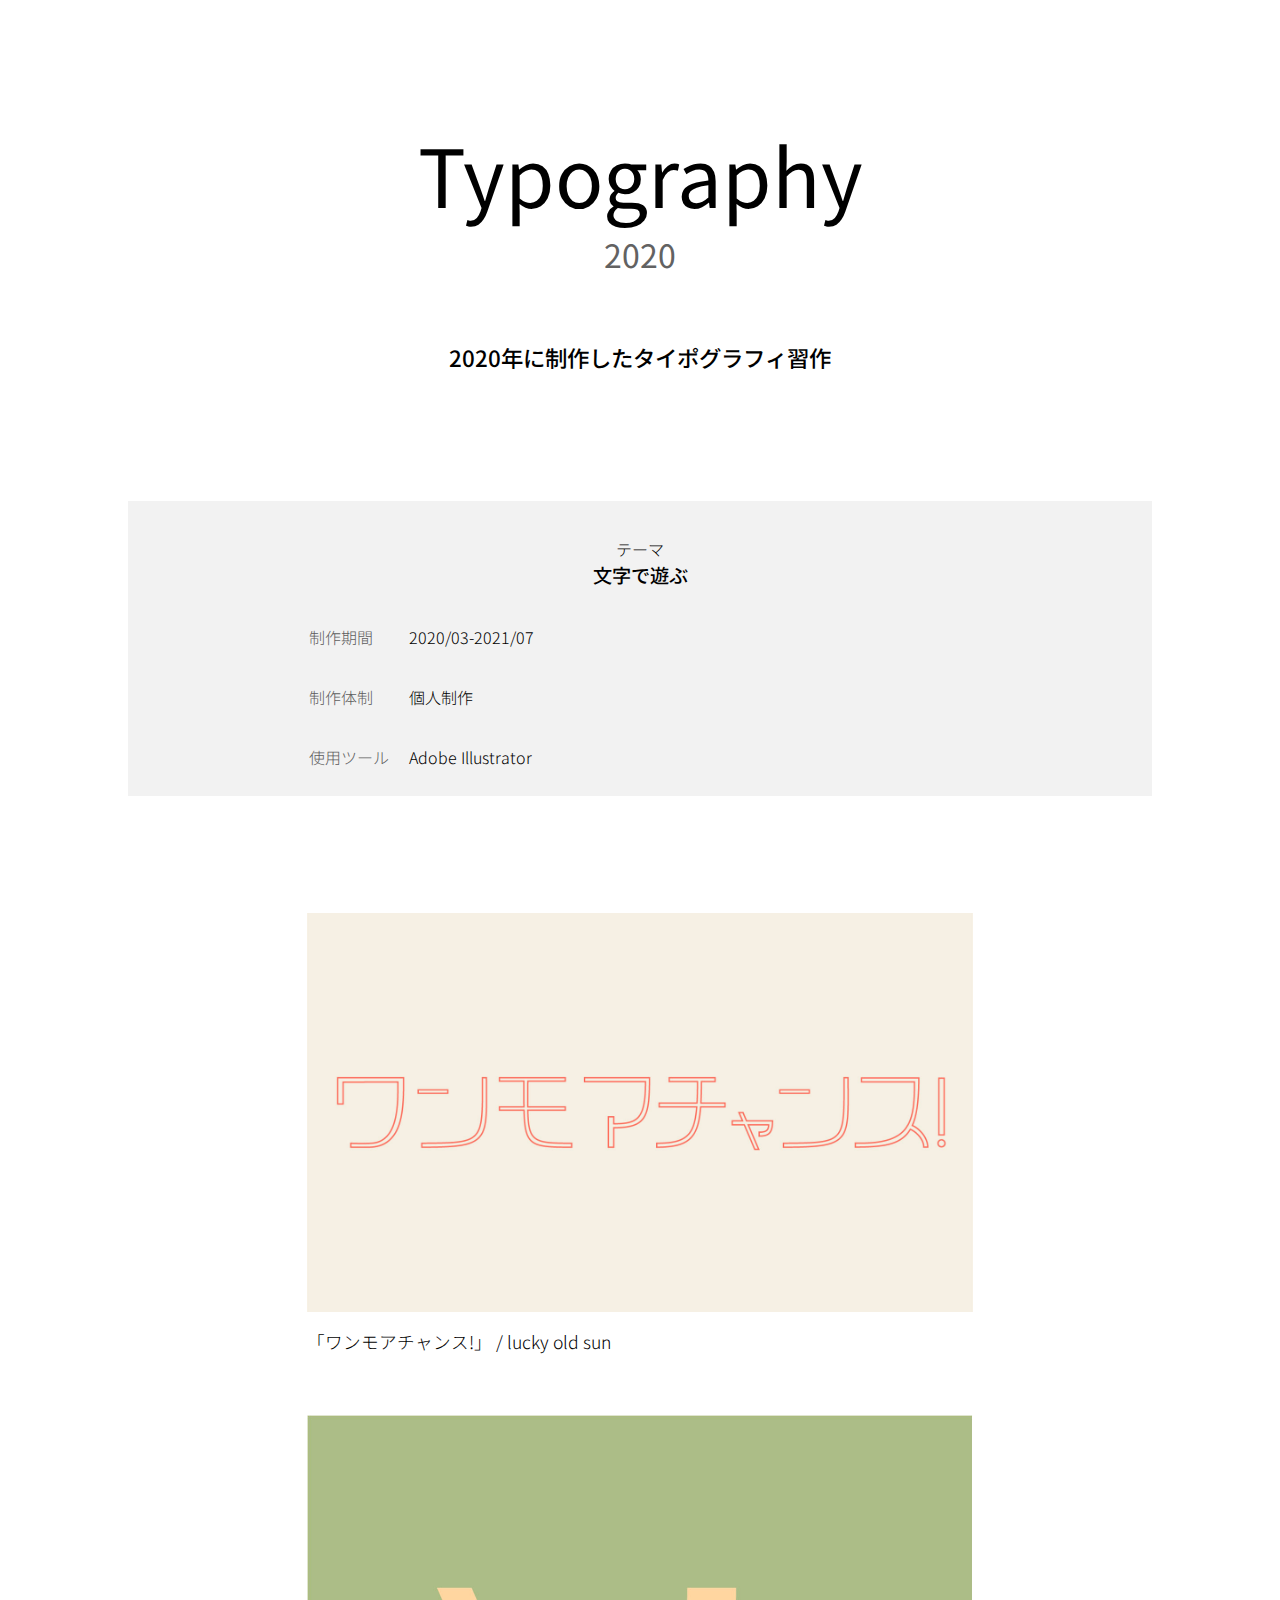
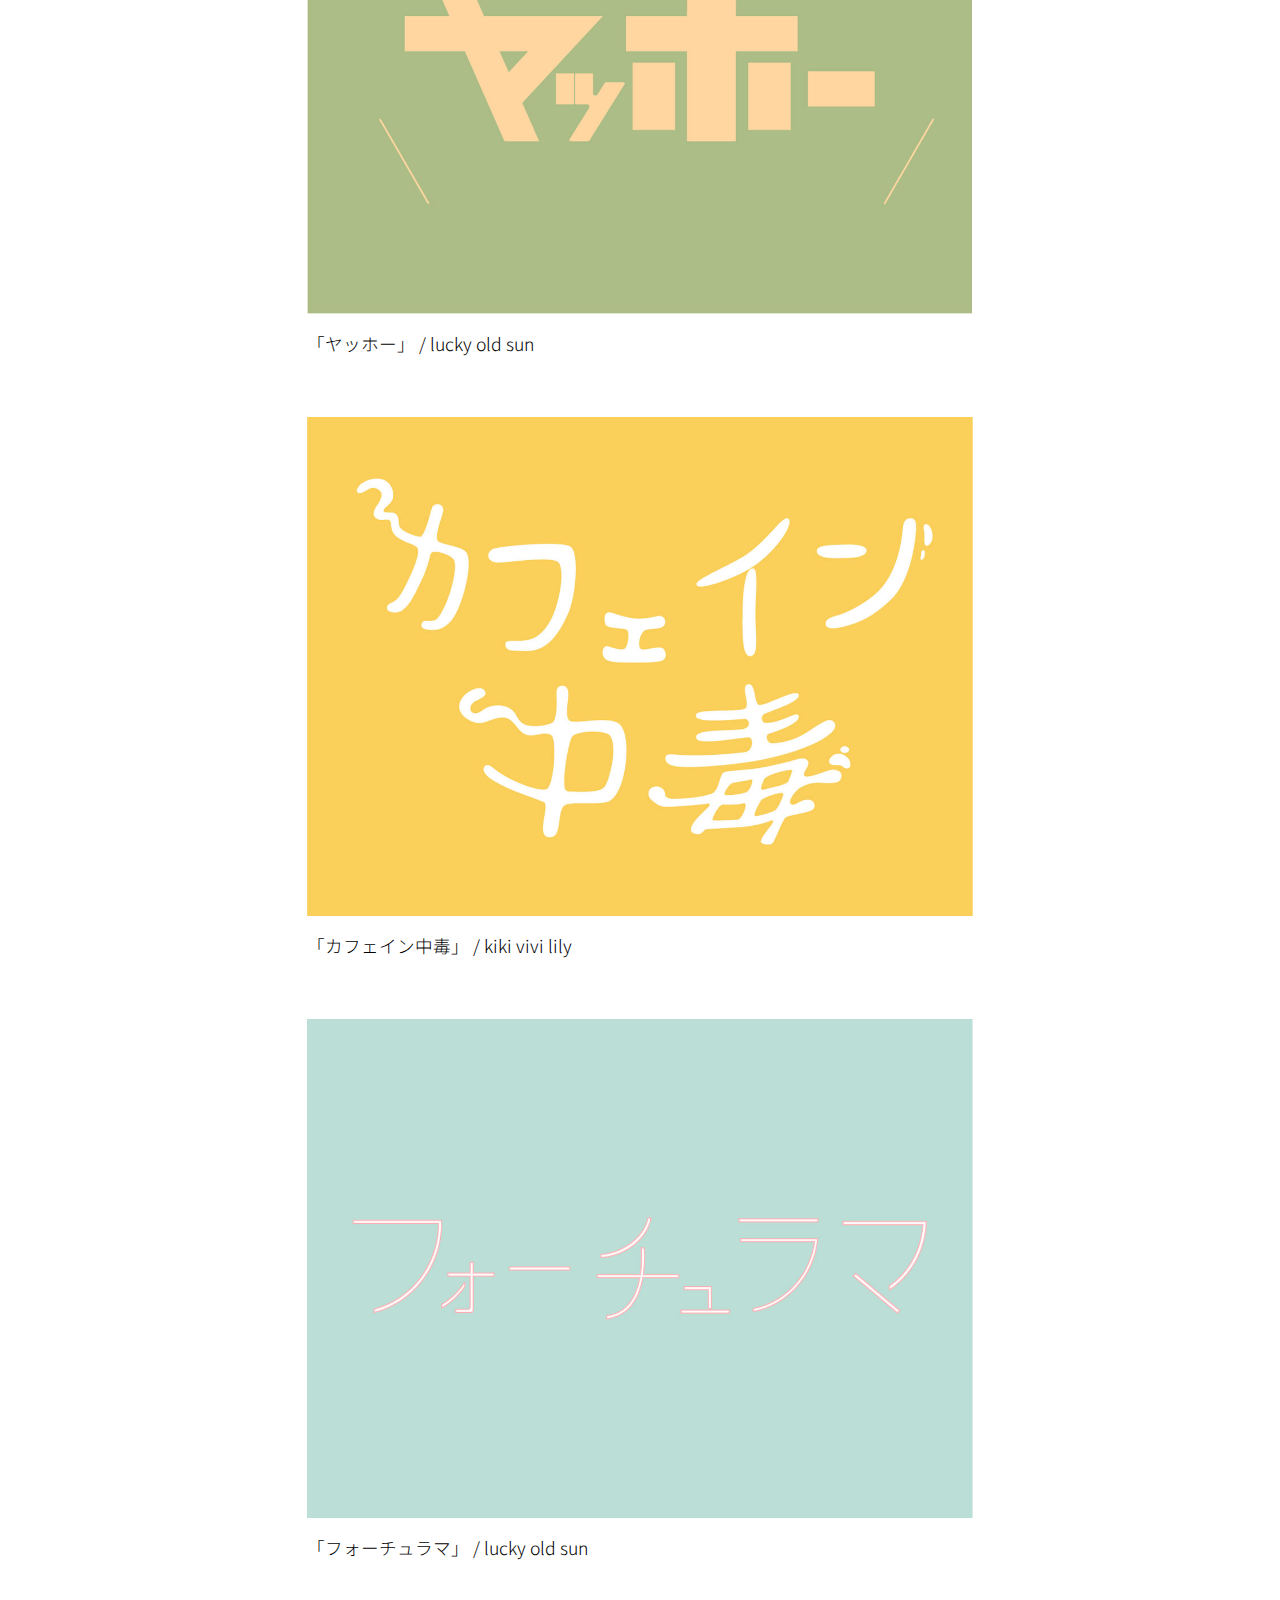
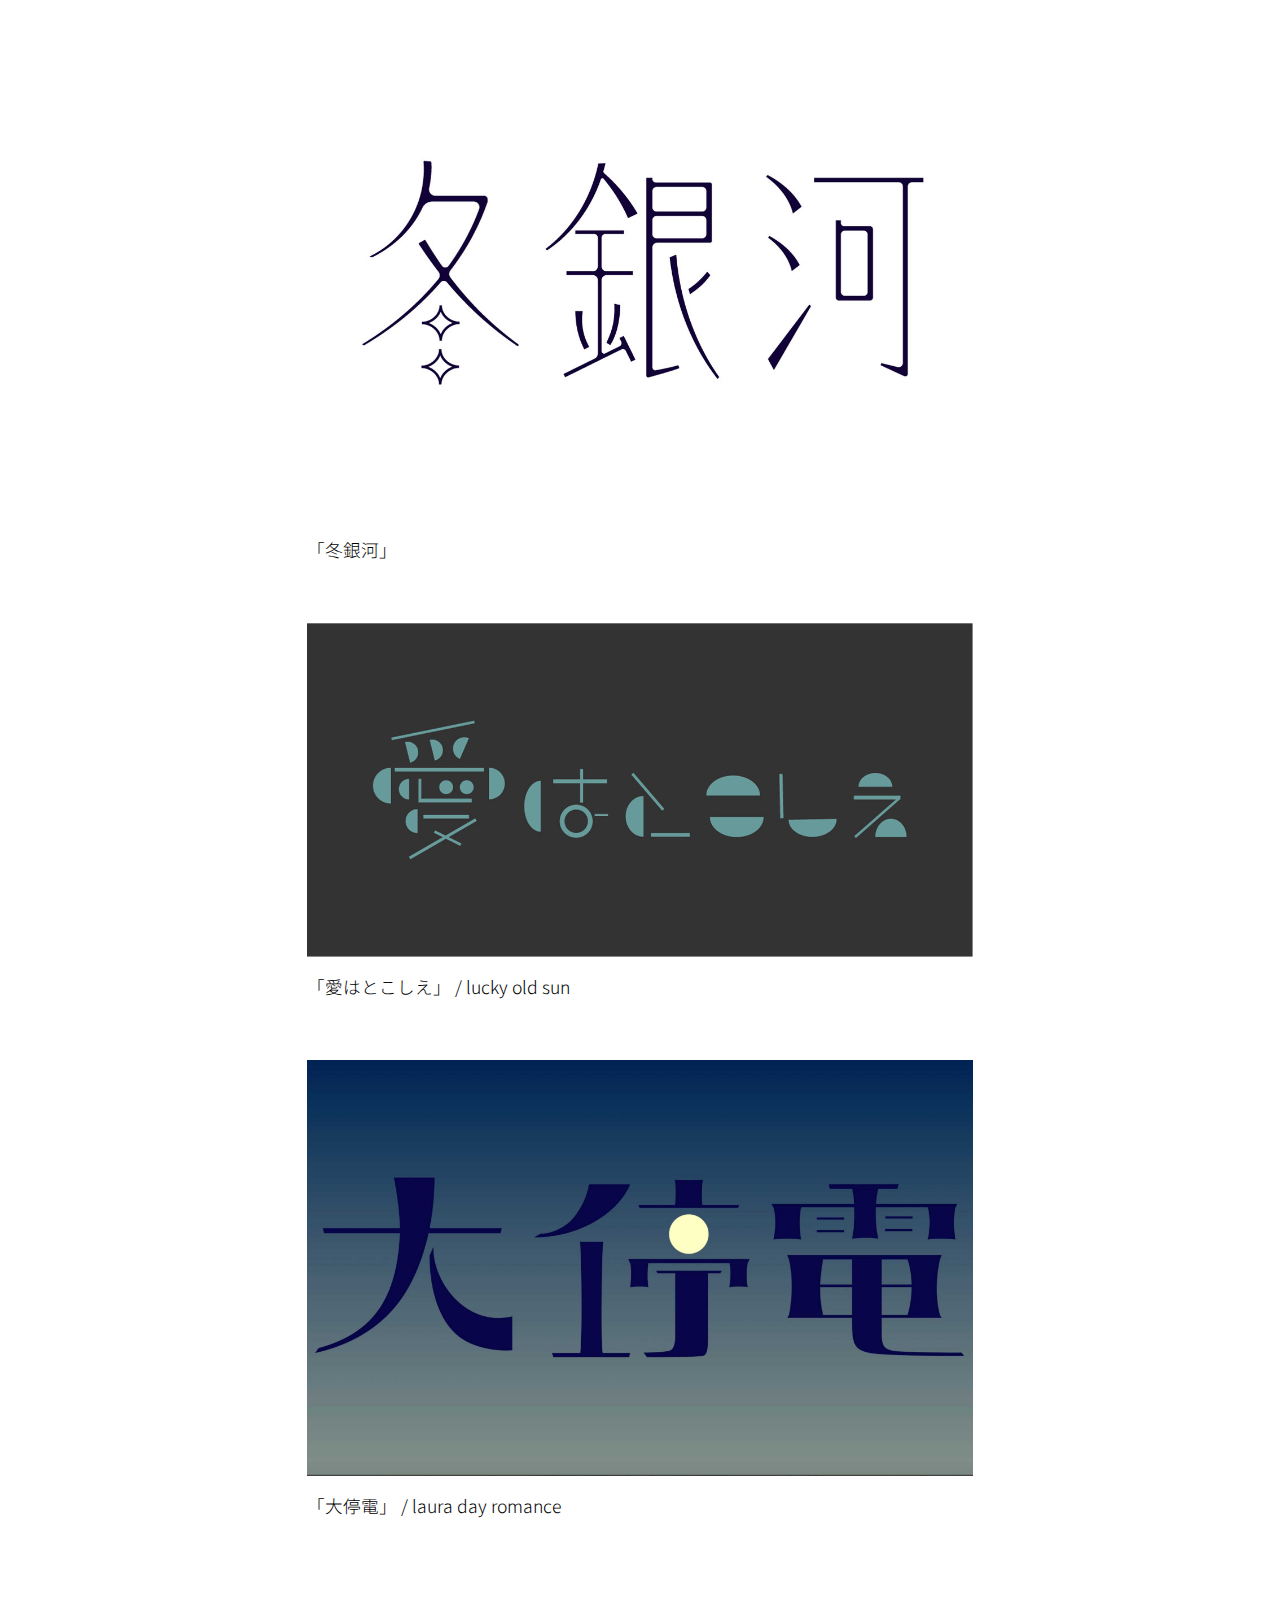
<file: html/typo.html>
<!DOCTYPE html>
<html lang="ja">

<head>
    <meta charset="UTF-8">
    <meta name="viewport" content="width=device-width, initial-scale=1" />
    <meta name="description" content="Typography page">
    <title>Yuko Miyazaki / Typography</title>

    <!-- フォント読み込み -->
    <link rel="preconnect" href="https://fonts.googleapis.com">
    <link rel="preconnect" href="https://fonts.gstatic.com" crossorigin>
    <link
        href="https://fonts.googleapis.com/css2?family=Josefin+Slab&family=Noto+Sans+JP:wght@300;400;500;700&family=Noto+Serif+JP:wght@300&display=swap"
        rel="stylesheet">

    <link rel="stylesheet" href="../css/works.css">
</head>

<body>
    <div id="back_to_top">
        <a href="../index.html">
            <div class="arrow">Top</div>
        </a>
    </div>
    <div id="title">
        <h1>Typography</h1>
        <p class="year">2020</p>
    </div>
    <div id="caption">
        2020年に制作したタイポグラフィ習作
    </div>
    <div class="inner_wrapper">
        <div id="explanation">
            <div id="theme">
                <div>
                    <p>テーマ</p>
                    <span>文字で遊ぶ</span>
                </div>
            </div>
            <div id="exp_detail">
                <div class="exp_item">
                    <div class="midashi">
                        <p>制作期間</p>
                    </div>
                    <div class="info">
                        <p>2020/03-2021/07</p>
                    </div>
                </div>
                <div class="exp_item">
                    <div class="midashi">
                        <p>制作体制</p>
                    </div>
                    <div class="info">
                        <p>個人制作</p>
                    </div>
                </div>
                <div class="exp_item">
                    <div class="midashi">
                        <p>使用ツール</p>
                    </div>
                    <div class="info">
                        <p>
                            Adobe Illustrator
                        </p>
                    </div>
                </div>
            </div> 
        </div>
        <div id="garally" class="content">
            <div class="grally_text main_text text_wrapper">
                <ul class="col_list">
                    <li class="onecol_container">
                        <div class="left_text_container">
                            <img src="../image/others/oneMoreChance.jpg" alt="ワンモアチャンス">
                            <p>「ワンモアチャンス!」 / lucky old sun</p>
                        </div>                        
                    </li>
                    <li class="onecol_container">
                        <div class="left_text_container">
                            <img src="../image/others/yahho2.jpg" alt="ヤッホー">
                            <p>「ヤッホー」 / lucky old sun</p>
                        </div>                        
                    </li>
                    <li class="onecol_container">
                        <div class="left_text_container">
                            <img src="../image/others/caffeholic.jpg" alt="カフェイン中毒">
                            <p>「カフェイン中毒」 / kiki vivi lily</p>
                        </div>                        
                    </li>
                    <li class="onecol_container">
                        <div class="left_text_container">
                            <img src="../image/others/forturama.jpg" alt="フォーチュラマ">
                            <p>「フォーチュラマ」 / lucky old sun</p>
                        </div>                        
                    </li>
                    <li class="onecol_container">
                        <div class="left_text_container">
                            <img src="../image/others/huyuginga.jpg" alt="冬銀河">
                            <p>「冬銀河」</p>
                        </div>                        
                    </li>
                    <li class="onecol_container">
                        <div class="left_text_container">
                            <img src="../image/others/love_is_foever2.jpg" alt="愛はとこしえ">
                            <p>「愛はとこしえ」 / lucky old sun</p>
                        </div>                        
                    </li>
                    <li class="onecol_container">
                        <div class="left_text_container">
                            <img src="../image/others/daiteiden.jpg" alt="大停電">
                            <p>「大停電」 / laura day romance</p>
                        </div>                        
                    </li>
                </ul>
            </div>
        </div>
    </div>
</body>

</html>
</file>
<file: css/index.css>
html, body, div, span, applet, object, iframe, p, blockquote, pre, a, abbr, acronym, address, big, cite, code, del, dfn, em, img, ins, kbd, q, s, samp, small, strike, strong, sub, sup, tt, var, b, u, i, center, dl, dt, dd, ol, ul, li, fieldset, form, label, legend, table, caption, tbody, tfoot, thead, tr, th, td, article, aside, canvas, details, embed, figure, figcaption, footer, header, hgroup, menu, nav, output, ruby, section, summary, time, mark, audio, video, span {
    margin: 0;
    padding: 0;
    border: 0;
    font: inherit;
    vertical-align: baseline;
    scroll-behavior: smooth;
    font-family: 'Noto Sans JP', sans-serif;
}

#works, #profile {
    margin: 5vh  auto 40vh;
}

/* loading animation */

#loading {
    width: 100%;
    height: 100%;
    transition: all 0.5s;
    background-color: #fff;
    /* opacity: 0.5; */
    position: fixed;
    top: 0;
    left: 0;
    z-index: 9999;
}
.init {
    margin-top: 45vh;
    text-align: center;
    font-size: 1.2rem;
}

.beta {
    animation: fadeout 1s ease forwards;
    animation-delay: 2s;
}
@keyframes fadeout {
    0% {
        opacity: 1;
    }
    100% {
        opacity: 0;
    }
}

.loading_y {
    position: relative;
    left: 0;
    animation: slide_y 1s ease forwards;
    animation-delay: 3s;
}
.sp_visible {
    display: none;
}

@keyframes slide_y {
    0% {
        left: 0;
    }
    100% {
        left: 10vw;
    }
}
.loading_m {
    position: relative;
    left: 0;
    animation: slide_m 1s ease forwards;
    animation-delay: 3s;
}
@keyframes slide_m {
    0% {
        left: 0;
    }
    100% {
        left: 3vw;
    }
}

.load_border:before {
    content: '';
    position: absolute;
    left: 0;
    border-bottom: solid 2px #000;
    animation: border_anim 2s ease forwards;
}

@keyframes border_anim {
    0%{
        width: 0%;
    }
    100% {
        width: 100%;
    }
}

.loaded {
    opacity: 0;
    visibility: hidden;
}

/* header_title animation */

.my span {
    position: relative;
    vertical-align: top;
    width: 100%;
    height: 100%;
    overflow-y: hidden;
    font-family: 'Josefin Slab', serif;
}

.y{
    left: 4vw;
}
.m {
    left: 4vw;
}

.y.animation_start {
    animation: change_positionY 2s ease forwards;
    animation-delay: 0.2s;
    opacity: 1;
}
@keyframes change_positionY {
    0%{
        top: 0;
        left: 4vw;
        opacity: 1;
    }
    20%{
        top: -7vh;
        left: 4vw;
        opacity: 0;
    }
    70%{
        top: -7vh;
        left: -32vw;
        opacity: 0;
    }
    100%{
        top: 0;
        left: -32vw;
        opacity: 1;
    }
}

.m.animation_start {
    animation: change_positionX 2s ease forwards;
    animation-delay: 0.5s;
}
@keyframes change_positionX {
    0%{
        left: 4vw;
    }
    70%{
        left: -40vw;
    }
    100%{
        left: -40vw;
    }
}

.title_name {
    font-size: 3rem;
    top: 1.5vh;
    left: -35vw;
    opacity: 0;
}
.title_name.animation_start {
    animation: titleUp 1s ease forwards;
    animation-delay: 2s;
}
@keyframes titleUp {
    0% {
        top: 3vh;
        opacity: 0;
    }
    100% {
        top: 1.5vh;
        opacity: 1;
    }
}

h1{
    font-size: 4rem;
    text-align: center;
    margin: 1vh;
}

h2 {
    font-weight: 300;
    font-size: 3rem;
}

h3 {
    font-size: 1.2rem;
    font-weight: 500;
    color: #8D67A8;
    border-left: solid 5px #B69FC5;
    padding: 0.25em 0.7em;
    margin-top: 0;
}

.navigation{
    font-weight: 500; 
    position: fixed;
    width: 6vw;
    height: auto;
    /* top: 65vh;
    left: 83vw; */
    margin-left: 92vw;
    margin-top: 40vh;
    line-height: 5rem;
    max-width: 100%;
}

.navigation ul{
    /* display: flex; */
    justify-content: space-between;
    list-style: none;
    text-align: right;
}

.navigation a{
    color: #AEAEAE;
    text-decoration: none;
    border-bottom: none;
    transition: 0.3s;
}

.navigation a:hover {
    color: #3c3c3c;
}

.inner_wrapper{
    font-weight: 400;
    width: 60%;
    margin: 100px auto;
}

.inner_wrapper li {
    list-style: none;
}

/* works */

#contents_list {
    display: flex;
    flex-wrap: wrap;
    justify-content: center;
    align-items: center;
    /* width: 80%; */
    margin: 0;
    padding: 0;
}

.container {
    margin: 2vh 2vh;
    width: 40%;
}

.image_container {
    position: relative;
    /* width: 416px;
    height: 267px; */
}

.image_container img {
    width: 416px;
    height: 267px;
    object-fit: cover;
    max-width: 100%;
}
.image_container:hover img {
    filter: blur(2px);
}

.image_container .caption {
    text-align: center;
    padding-top: 5%;
    color: #fff;
}
.image_container .mask {
    width: 90%;
    height: 40%;
    position: absolute;
    top: 30%;
    left: 5%;
    opacity: 0;
    background-color: black;
    /* border-bottom: 0.1875em solid white; */
    -webkit-transition: all 0.3s;
    transition: all 0.3s;
}

.image_container:hover .mask {
    opacity: 1;
    transform: translateY(-0.1875em);
}

.title {
    font-size: 1.1rem;
}

.year {
    font-weight: 300;
    font-size: 0.8rem;
}


/* profile */
#about_me, #biography {
    margin-bottom: 3vh;
}
.eng_name {
    margin-left: 2vw;
    font-size: 1.5rem;
    color: #AEAEAE;
}

.about_me {
    display: flex;
    justify-content: center;
}

.my_image{
    flex: 3;
    text-align: center;
}

.about_text{
    flex: 2;
    /* font-size: 0.9rem; */
    /* line-height: 1.3rem; */
    font-weight: 300;
    margin-left: 2vw;
}
.under {
    background: linear-gradient(transparent 65%, #FFF7AA 65%);
}

.my_image img{
    width: 100%;
}

.bio_item {
    display: flex;
    justify-content: flex-start;
    align-items: baseline;
}

#bio_text div{
    margin-top: 1vh;
    /* font-size: 0.9rem; */
    font-weight: 300;
}

.bio_year {
    display: inline-block;
    width: 100px;
}

.sns_s {
    display: flex;
}

.contact, .github{
    margin-left: 5vw;
}

.sns_s a{
    font-size: 1.1rem;
    font-weight: 300;
    color:black;
    text-decoration: none;

    position: relative;
    padding: 0.4rem;
    cursor: pointer;
    -webkit-user-select: none;
    -moz-user-select: none;
    -ms-user-select: none;
    user-select: none;
}

.sns_s a::after {
    position: absolute;
    bottom: 0;
    left: 0;
    content: '';
    width: 100%;
    height: 1px;
    background: #333;
    transform: scale(0, 1);
    transform-origin: left top;
    transition: transform .3s;
}

.sns_s a:hover::after {
    transform: scale(1, 1);
}

/* skill */

#skill_range {
    display: flex;
    flex-wrap: wrap;
    justify-content: space-between;
    margin: 30px auto;
    max-width: 100%;
    width: 70vw;
}

.skill_list {
    width: 45%;
}

.skill_item {
    display: flex;
    justify-content: space-between;
    align-items: center;
    margin-top: 2px;
}

.skill_icon {
    flex: 2;
    display: flex;
    justify-content: space-between;
    align-items: center;
    font-size: 0.9em;
    font-weight: 300;
    margin-right: 1vw;
}
.skill_icon img {
    width: 3vw;
}

.skill_bar_range {
    flex: 3;
    height: 12vh;
    position: relative;
}

.border {
    height: 12vh;
    display: flex;
    
}
.skill_bar_range .border .right {
    flex: 1;
    border-right: 2px solid #3c3c3c;
    border-style: dotted;
}

.skill_bar_range .border .left {
    flex: 1;
    border-left: 2px solid #3c3c3c;
    border-right: 2px solid hsl(0, 0%, 24%);
    border-style: dotted;
}

.skill_bar {
    position: absolute;
    top: 50%;
    left: 0;
    height: 10%;
    opacity: 0.6;
    background-color:#AEAEAE;
}

.ai {
    width: 70%;
}
.ae {
    width: 95%;
}
.pr {
    width: 60%;
}
.of{
    width: 70%;
}
.unity {
    width: 20%;
}
.css {
    width: 60%;
}
.p5 {
    width: 98%;
}
.lr {
    width: 55%;
}
.ps {
    width: 20%;
}
.cinema {
    width: 40%;
}
.td {
    width: 70%;
}
.html {
    width: 75%;
}
.js {
    width: 80%;
}
.figma {
    width: 50%;
}



/* responsive */


@media screen and (max-width: 1280px) {
    @keyframes slide_m {
        0% {
            left: 0;
        }
        100% {
            left: 5vw;
        }
    }
    @keyframes slide_y {
        0% {
            left: 0;
        }
        100% {
            left: 20vw;
        }
    }
    .y{
        left: 8.5vw;
    }
    .m {
        left: 7.5vw;
    }
    @keyframes change_positionY {
        0%{
            top: 0;
            left: 8.5vw;
            opacity: 1;
        }
        20%{
            top: -7vh;
            left: 8.5vw;
            opacity: 0;
        }
        70%{
            top: -7vh;
            left: -21vw;
            opacity: 0;
        }
        100%{
            top: 0;
            left: -21vw;
            opacity: 1;
        }
    }
    @keyframes change_positionX {
        0%{
            left: 7vw;
        }
        70%{
            left: -36vw;
        }
        100%{
            left: -36vw;
        }
    }
    @keyframes titleUp {
        0% {
            top: 3vh;
            opacity: 0;
        }
        100% {
            top: 0.9vh;
            opacity: 1;
        }
    }
    .title_name {
        font-size: 3rem;
        top: 1.5vh;
        left: -30vw;
        opacity: 0;
    }
    .inner_wrapper {
        width: 70%;
    }
    #contents_list {
        width: 100%;
    }
    .container {
        width: 100%;
    }
    .image_container img {
        width: 100%;
        height: auto;
    }
    h2 {
        font-size: 2.7rem;
    }
    .eng_name {
        font-size: 1.5rem;
    }
    .about_me {
        display: block;
        margin-bottom: 5vh;
    }
    .about_text {
        margin-top: 5vh;
        line-height: 2.1rem;
    }
    #biography {
        margin-bottom: 5vh;
        line-height: 1.8rem;
    }
    .bio_year {
        flex: 1;
    }
    .event {
        flex: 3;
    }
    .sns_s a{
        font-weight: 500;
    }
    .skill_list {
        width: 100%;
    }
    .skill_item {
        display: block;
    }
    .skill_icon {
        justify-content: flex-start;
        margin: 3vh auto;
    }
    .skill_icon img {
        width: 9vw;
        margin-right: 3vw;
    }
    .skill_bar_range, .border {
        height: 9vh;
    }
}

@media screen and (max-width: 768px) {
    .my, .pc_visible {
        display: none;
    }
    .sp_visible {
        display: block;
    }
    .sp_load {
        line-height: 2.4rem;
    }
    .instead_my {
        font-size: 2.1rem;
        font-family: 'Josefin Slab', serif;
    }
    .navigation {
        display: none;
    }
    .inner_wrapper {
        width: 90%;
    }
    #contents_list {
        width: 100%;
    }
    .container {
        width: 100%;
    }
    .image_container img {
        width: 100%;
        height: auto;
    }
    .sp_visible {
        font-size: 2.1rem;
        text-align: center;
        line-height: 1.8rem;
    }
    .eng_name {
        font-size: 0.9rem;
        margin-left: 0;
    }
    .about_me {
        display: block;
        margin-bottom: 5vh;
    }
    .about_text {
        margin-top: 5vh;
        line-height: 2.1rem;
    }
    #biography {
        margin-bottom: 5vh;
        line-height: 1.8rem;
    }
    .bio_year {
        flex: 1;
    }
    .event {
        flex: 3;
    }
    .sns_s a{
        font-weight: 500;
    }
    .skill_list {
        width: 100%;
    }
    .skill_item {
        display: block;
    }
    .skill_icon {
        justify-content: flex-start;
        margin: 3vh auto;
    }
    .skill_icon img {
        width: 9vw;
        margin-right: 3vw;
    }
    .skill_bar_range, .border {
        height: 9vh;
    }
}
</file>
<file: css/works.css>
html, body, div, span, applet, object, iframe, p, blockquote, pre, a, abbr, acronym, address, big, cite, code, del, dfn, em, img, ins, kbd, q, s, samp, small, strike, strong, sub, sup, tt, var, b, u, i, center, dl, dt, dd, ol, ul, li, fieldset, form, label, legend, table, caption, tbody, tfoot, thead, tr, th, td, article, aside, canvas, details, embed, figure, figcaption, footer, header, hgroup, menu, nav, output, ruby, section, summary, time, mark, audio, video, span {
    margin: 0;
    padding: 0;
    border: 0;
    font: inherit;
    scroll-behavior: smooth;
    font-family: 'Noto Sans JP', sans-serif;
    list-style: none;
    text-decoration: none;
}

/* back to top btn */
#back_to_top {
    position: fixed;
    left: 2vw;
    bottom: 3vh;
}
#back_to_top a{
    color: #3c3c3c;
}
#back_to_top a:hover {
    color: #aeaeae;
}
.arrow {
    position: relative;
    padding-left: 1.6vw;
    font-size: 1.3rem;
    font-weight: 300;
}
.arrow::after {
    position: absolute;
    content: '';
    width: 9px;
    height: 9px;
    border-color: #3c3c3c;
    border-bottom: solid 2px;
    border-left: solid 2px;
    transform: rotate(45deg);
    top: 30%;
    left: 12px;
    margin-top: 2px;
}
.arrow:hover {
    border-color: #aeaeae;
}

/* top */
#top img {
    width: 100%;
}

#title, #caption {
    text-align: center;
}
#title h1 {
    font-weight: 400;
    font-size: 5rem;
    margin-top: 9vw;
    margin-bottom: 0;
}
#title p {
    font-size: 2rem;
    color: #626262;
}
#caption {
    font-weight: 500;
    font-size: 1.4rem;
    margin: 5vw auto;
}

/* inner wrapper */
.inner_wrapper{
    font-weight: 300;
    width: 60%;
    margin: 10vw auto;
}
.image2 img {
    width: 100%;
}
.movie {
    position: relative;
    padding-bottom: 56.26%;
    height: 0;
    overflow: hidden;
}
.movie iframe {
    position: absolute;
    top: 0;
    left: 0;
    width: 100%;
    height: 100%;
}

/* explanation */
#explanation {
    background-color: #f2f2f2;
    display: flex;
    align-items: center;
    justify-content: center;
    padding: 5vh;
}
#theme {
    height: 144px;
    flex: 5;
    text-align: center;
}
#theme div {
    margin-top: 5vh;
}
#theme span {
    font-weight: 500;
    font-size: 1.2rem;
}
#exp_detail {
    flex: 4;
    padding-left: 5vw;
    border-left: #626262 2px solid;
    color: black;
    /* font-weight: 400; */
}
#exp_detail div{
    margin-top: 2vh;
}
.exp_item {
    display: flex;
    justify-content: flex-start;
    align-items: baseline;
    flex-wrap: nowrap;
}
.midashi {
    /* display: inline-block; */
    width: 100px;
    color: #5e5e5e;
    font-weight: 300;
}

/* Concept */
.content {
    margin: 7vw auto;
}
.en_title {
    font-weight: 500;
    font-size: 3.5rem;
    color: #bdbdbd;
}
.ja_title {
    margin-left: 2vw;
}
.main_text {
    margin: 5vw auto;
    text-align: left;
    display: flex;
    align-items: center;
    justify-content: center;
    /* font-weight: 400; */
    font-size: 1.1rem;
    line-height: 210%;
}
.main_text img {
    max-width: 100%;;
}
.text_wrapper {
    width: 65%;
    overflow-wrap: break-word;
}
.under {
    background: linear-gradient(transparent 60%, yellow 60%);
}
.bold {
    font-weight: 500;
}

/* schedule */
.schedule_text {
    text-align: center;
    padding: 0 10vw;
    margin: 5vw auto;
}
.shops_text {
    text-align: left;
    padding: 0 12vw;
    margin: 5vw auto;
}
.schedule_item {
    display: flex;
    flex-wrap: wrap;
    justify-content: center;
    align-items: center;
    max-width: 100%;
    margin: 2vh auto;
}
.miro {
    text-align: right;
    /* font-weight: 400; */
    margin-top: 10vh;
}
.month, .shop {
    flex: 3;
    font-weight: 500;
    font-size: 1.2rem;
}
.what_did, .station {
    flex: 2;
    text-align: left;
    padding-left: 5vw;
}
.what_did {
    border-left: #626262 1px solid;
}

/* research */ 
.col_list {
    display: flex;
    justify-content: center;
    flex-wrap: wrap;
    margin: 0;
    padding: 0;
    width: 100%;
}
.twocol_container {
    margin: 2vh 2vh;
    width: 40%;
    /* flex: 1; */
}
.middle_image_container {
    position: relative;
    text-align: center;
    font-size: 0.9rem;
    font-weight: 400;
    color: #626262;
    line-height: 1.8rem;
}
.threecol_container {
    margin: 2vh auto;
    width: 30%;
}
.order {
    text-align: center;
     font-weight: 500;
     font-size: 1.5rem;
     color:#8D67A8;
}

.onecol_container {
    margin: 3vh auto;
    display: flex;
    justify-content: center;
    align-items: center;
}
.right_image_container {
    text-align: right;
    font-size: 0.9rem;
    font-weight: 400;
    width: 90%;
}

/* relationships */
.relationships_text2 div {
    padding: 0 1vw;
    text-align: center;
    font-size: 1rem;
    color: #aeaeae;
}
.with_border {
    border-right: #626262 1px solid;
}

/* system */
.system_con {
    padding-bottom: 9vh;
    border-bottom: #626262 2px dashed;
}
.left_text_container a{
    color: #8D67A8;
    font-weight: 400;
}
.left_text_container a:hover{
    color: #bf8be4;
    font-weight: 400;
}
.arrow2 {
    position: relative;
    padding-left: 1.7rem;
}
.arrow2::before {
    position: absolute;
    content: '';
    width: 1.2rem;
    height: 1.2rem;
    background: #8D67A8;
    border-radius: 50%;
    top: 45%;
    left: 0;
    margin-top: -7px;
}
.arrow2::after {
    position: absolute;
    content: '';
    width: 0.3rem;
    height: 0.3rem;
    border-top: solid 1px #fff;
    border-right: solid 1px #fff;
    transform: rotate(45deg);
    top: 45%;
    left: 5px;
    margin-top: -1px;
}

.adv_con {
    width: 90%;
}

@media screen and (max-width: 768px) {
    #title h1 {
        font-weight: 400;
        font-size: 2.7rem;
        margin-top: 9vw;
        margin-bottom: 0;
    }
    #title p {
        font-size: 1rem;
        color: #626262;
    }
    #caption {
        font-weight: 500;
        font-size: 0.9rem;
        margin: 5vw 7vw;
    }
    #explanation {
        display: block;
        padding: 3vh 0;
    }
    #theme {
        height: auto;
    }
    #theme div {
        margin-top: 1vh;
    }
    #theme span {
        font-weight: 500;
        font-size: 0.9rem;
    }
    #exp_detail {
        border: none;
        width: 100%;
        font-size: 0.8rem;
        padding: 0;
        margin-top: 2vh;
    }
    #exp_detail div{
        margin: 0.5vh auto;
    }
    .midashi {
        flex: 2;
    }
    .info {
        flex: 3;
    }
    .inner_wrapper, .text_wrapper {
        width: 90%;
    }
    .content {
        margin-top: 10vh;
    }
    .miro {
        text-align: center;
    }
    .each_title {
        text-align: center;
        margin: 5vh auto;
    }
    .en_title {
        font-size: 2.7rem
    }
    .schedule_text, .shops_text, .exp_item {
        padding: 0;
    }
    .what_did, .month {
        flex: 1;
    }
    .onecol_container {
        margin: 1vh auto;
    }
    .threecol_container {
        width: 100%;
    }
    .right_image_container{
        text-align: center;
        font-size: 0.8rem;
        line-height: 1.2rem;
    }
    .middle_image_container {
        font-size: 0.6rem;
        line-height: 1.2rem;
    }
    .relationships_text2 {
        display: block;
        font-size: 0.6rem;
    }
    .with_border {
        border: none;
    }
    .shop {
        font-weight: 400;
        font-size: 1.2rem;
    }
    .station, .grally_text {
        font-size: 0.9rem;
    }
}
@media screen and (max-width: 1280px) {
    #back_to_top {
        display: none;
    }
    #explanation {
        display: block;
        padding: 3vh;
    }
    #theme {
        max-width: 100%;
        height: auto;
    }
    #theme div {
        margin-top: 1vh;
    }
    
    #exp_detail {
        border: none;
        width: 100%;
    }
    .exp_item {
        padding-left: 7vw;
    }
    .inner_wrapper {
        width: 80%;
    }
    .miro {
        text-align: center;
    }
}
</file>
